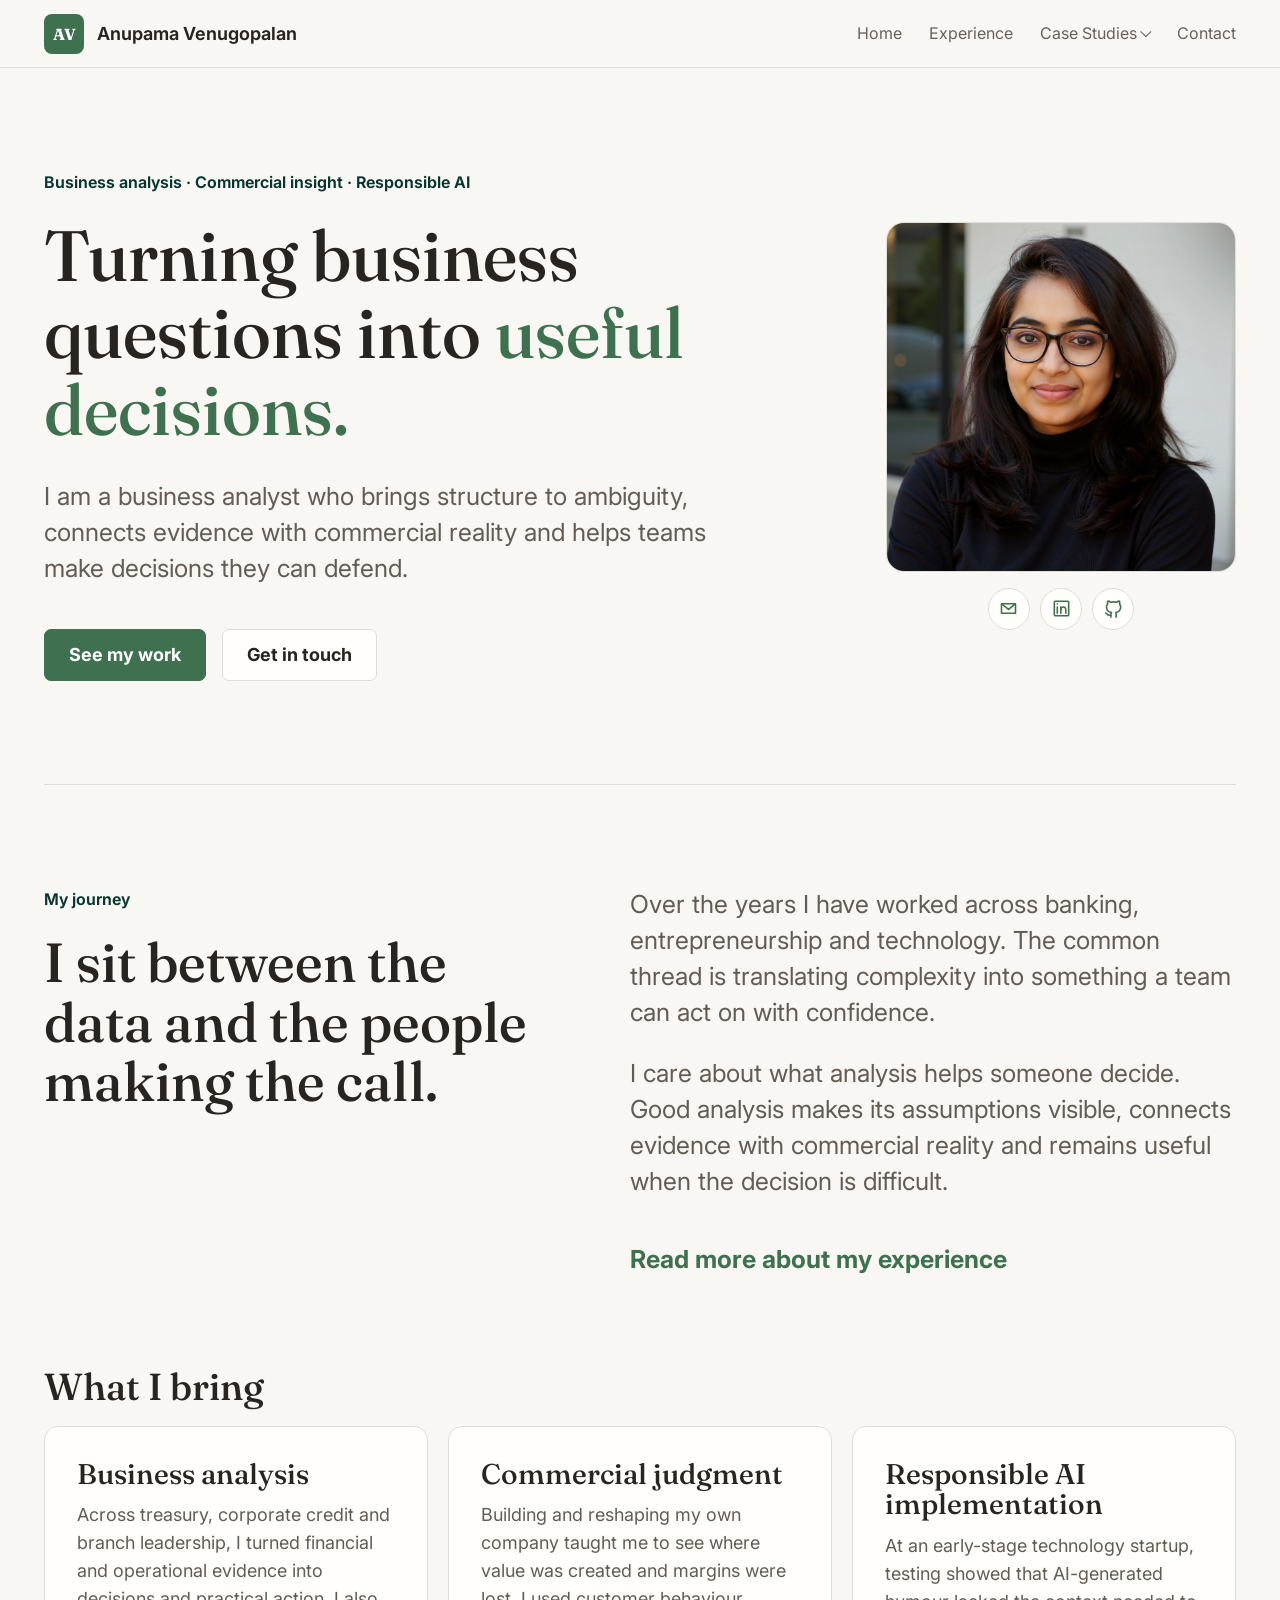
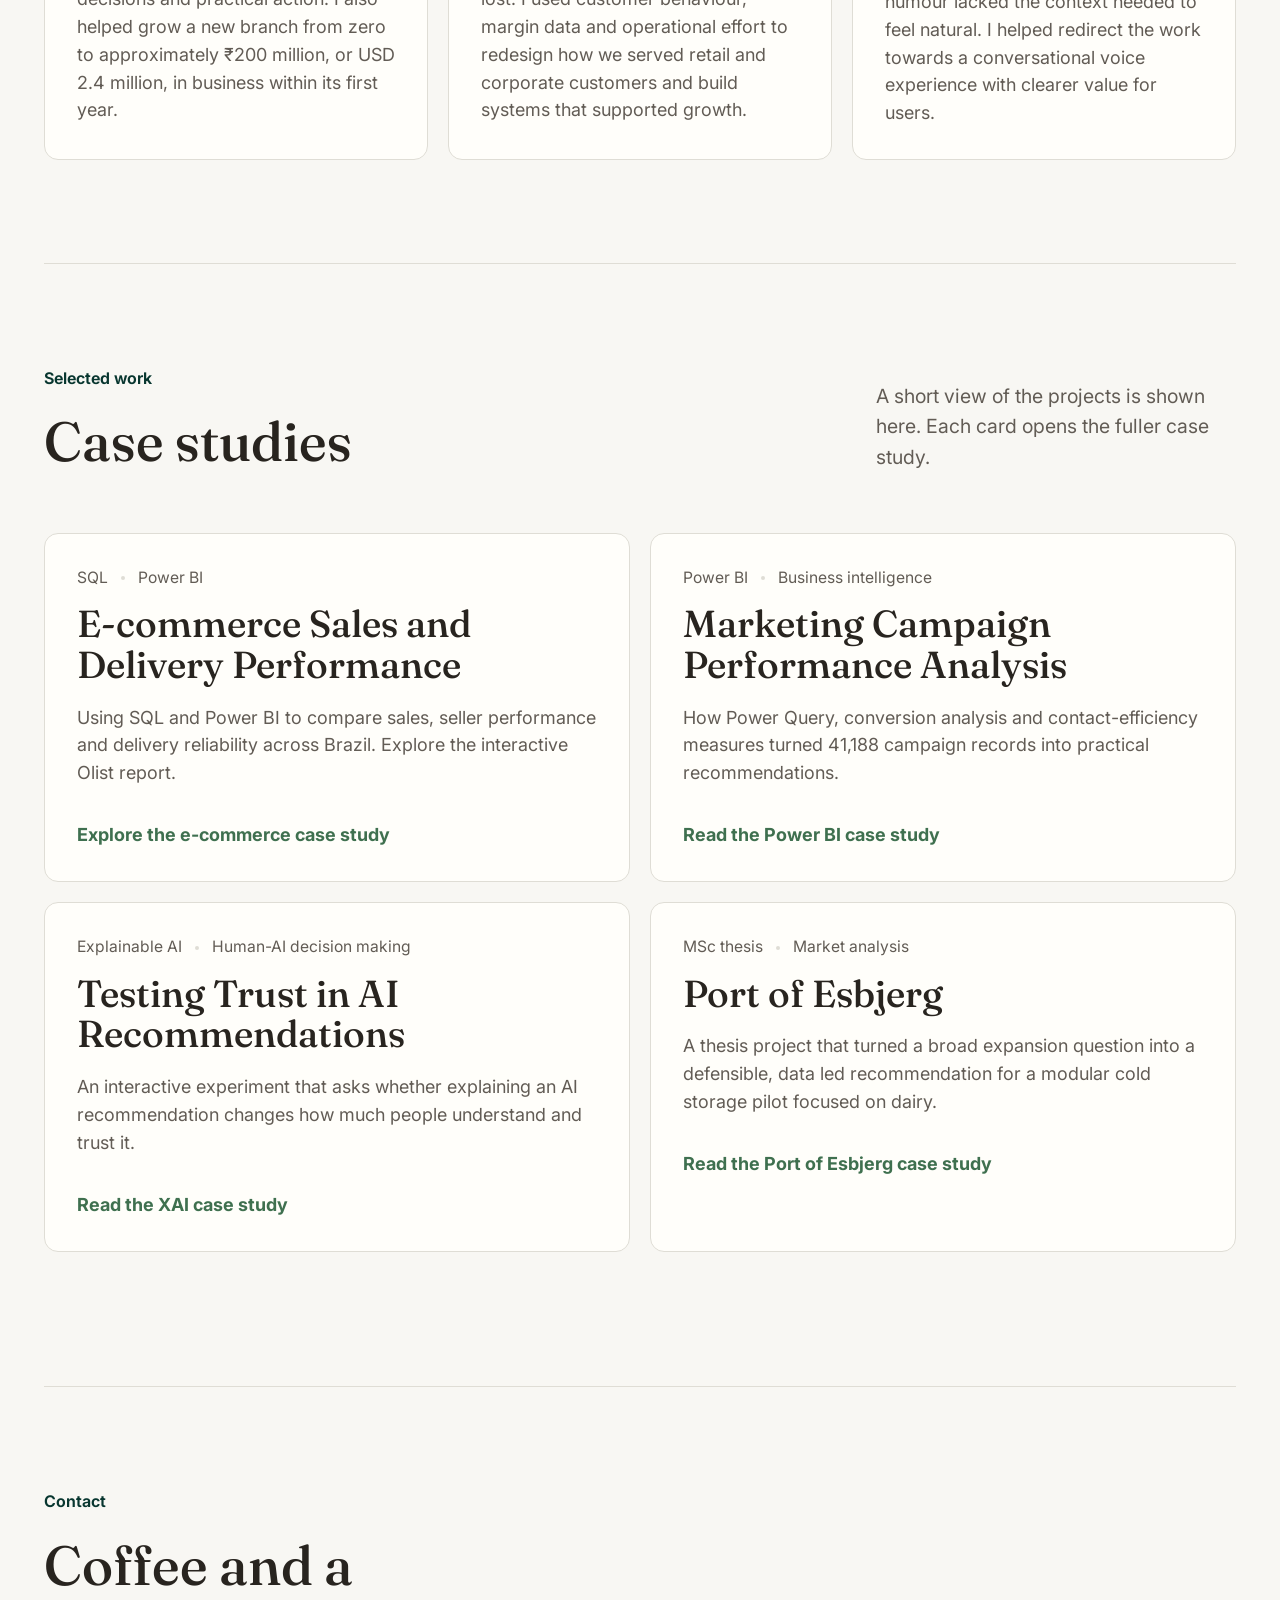
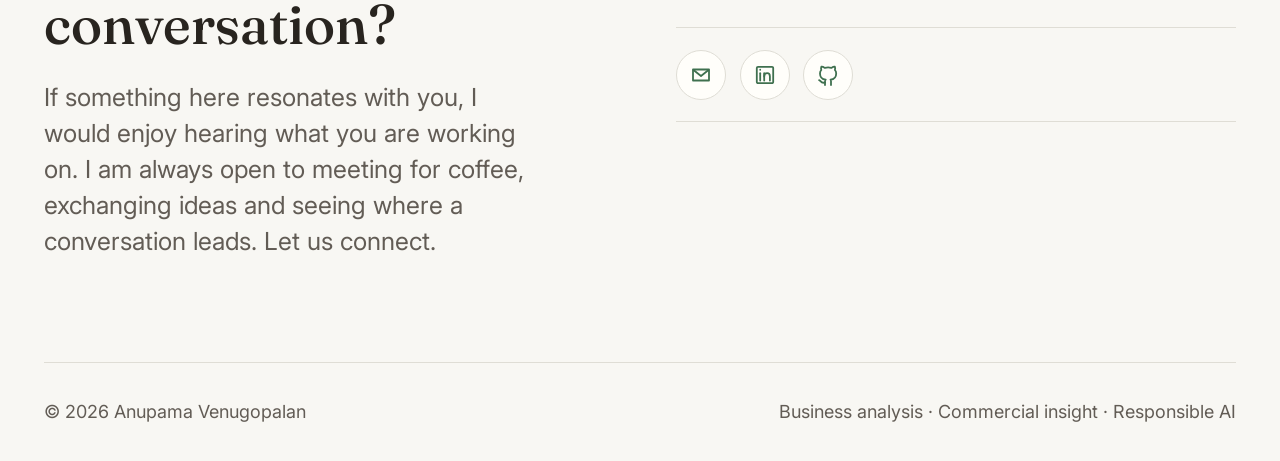
<file: index.html>
<!doctype html>
<html lang="en">
  <head>
    <meta charset="utf-8">
    <meta name="viewport" content="width=device-width, initial-scale=1">
    <meta name="description" content="Portfolio for Anupama Venugopalan, business analyst focused on commercial insight and responsible AI.">
    <link rel="canonical" href="https://anupamav.com/">
    <link rel="icon" type="image/png" sizes="32x32" href="/assets/favicon-32x32.png">
    <link rel="icon" type="image/png" sizes="192x192" href="/assets/favicon-192x192.png">
    <link rel="apple-touch-icon" href="/assets/apple-touch-icon.png">
    <title>Anupama Venugopalan | Business Analysis, Commercial Insight, Responsible AI</title>
    <link rel="preconnect" href="https://fonts.googleapis.com">
    <link rel="preconnect" href="https://fonts.gstatic.com" crossorigin>
    <link href="https://fonts.googleapis.com/css2?family=Fraunces:opsz,wght@9..144,500;9..144,600;9..144,700&family=Inter:wght@400;500;600;700&display=swap" rel="stylesheet">
    <link rel="stylesheet" href="/styles.css">
  </head>
  <body>
    <a class="skip-link" href="#main">Skip to content</a>

    <header class="site-header">
      <div class="header-inner">
        <a class="brand" href="/" aria-label="Anupama Venugopalan home">
          <span class="brand-mark" aria-hidden="true">AV</span>
          <span class="brand-name">Anupama Venugopalan</span>
        </a>

        <button class="nav-toggle" type="button" aria-expanded="false" aria-controls="site-nav">
          <span class="sr-only">Open menu</span>
          <span></span>
          <span></span>
          <span></span>
        </button>

        <nav class="site-nav" id="site-nav" aria-label="Primary navigation">
          <a href="/">Home</a>
          <a href="/experience/">Experience</a>
          <div class="nav-menu">
            <a class="nav-menu-trigger" href="/#case-studies" aria-haspopup="true">Case Studies</a>
            <div class="nav-submenu" aria-label="Case studies">
              <a href="/olist/">Olist E-commerce</a>
              <a href="/bank-marketing/">Bank Marketing</a>
              <a href="/xai/">XAI</a>
              <a href="/port-of-esbjerg/">Port of Esbjerg</a>
              <a href="/lush-box/">The Lush Box</a>
            </div>
          </div>
          <a href="/#contact">Contact</a>
        </nav>
      </div>
    </header>

    <main id="main">
      <section class="hero section" id="home" aria-labelledby="home-title">
        <div class="hero-copy">
          <p class="eyebrow">Business analysis · Commercial insight · Responsible AI</p>
          <h1 id="home-title">Turning business questions into <span>useful decisions.</span></h1>
          <p class="lede">I am a business analyst who brings structure to ambiguity, connects evidence with commercial reality and helps teams make decisions they can defend.</p>
          <div class="button-row">
            <a class="button primary" href="#case-studies">See my work</a>
            <a class="button secondary" href="#contact">Get in touch</a>
          </div>
        </div>
        <div class="hero-visual">
          <img class="hero-card" src="/assets/anupama-headshot.jpg" alt="Portrait of Anupama Venugopalan.">
          <div class="social-icons" aria-label="Contact links">
            <a href="mailto:anupama.nmv@gmail.com" aria-label="Email Anupama Venugopalan">
              <svg aria-hidden="true" viewBox="0 0 24 24">
                <path d="M4 6.5h16v11H4z"></path>
                <path d="m4.5 7 7.5 6 7.5-6"></path>
              </svg>
            </a>
            <a href="https://www.linkedin.com/in/anupama-venugopalan/" aria-label="Anupama Venugopalan on LinkedIn" rel="me">
              <svg aria-hidden="true" viewBox="0 0 24 24">
                <path d="M7.2 10.2v7.3"></path>
                <path d="M7.2 6.7v.1"></path>
                <path d="M11.2 17.5v-7.3"></path>
                <path d="M11.2 13.4c0-1.9 1.1-3.2 3-3.2 1.7 0 2.7 1.1 2.7 3.2v4.1"></path>
                <path d="M5 3.8h14a1.2 1.2 0 0 1 1.2 1.2v14a1.2 1.2 0 0 1-1.2 1.2H5A1.2 1.2 0 0 1 3.8 19V5A1.2 1.2 0 0 1 5 3.8Z"></path>
              </svg>
            </a>
            <a href="https://github.com/mararanupama" aria-label="Anupama Venugopalan on GitHub" rel="me">
              <svg aria-hidden="true" viewBox="0 0 24 24">
                <path d="M9 19.5c-4.2 1.2-4.2-2-5.9-2.4"></path>
                <path d="M15 22v-3.4c0-1 .1-1.4-.5-2 2.8-.3 5.7-1.4 5.7-6.2 0-1.4-.5-2.5-1.3-3.4.1-.3.6-1.7-.1-3.4 0 0-1.1-.3-3.5 1.3a12.3 12.3 0 0 0-6.4 0C6.5 3.3 5.4 3.6 5.4 3.6c-.7 1.7-.2 3.1-.1 3.4A4.9 4.9 0 0 0 4 10.4c0 4.8 2.9 5.9 5.7 6.2-.4.4-.7 1-.7 1.9V22"></path>
              </svg>
            </a>
          </div>
        </div>
      </section>

      <section class="section split-section" id="journey" aria-labelledby="journey-title">
        <div>
          <p class="eyebrow">My journey</p>
          <h2 id="journey-title">I sit between the data and the people making the call.</h2>
        </div>
        <div class="section-copy">
          <p>Over the years I have worked across banking, entrepreneurship and technology. The common thread is translating complexity into something a team can act on with confidence.</p>
          <p>I care about what analysis helps someone decide. Good analysis makes its assumptions visible, connects evidence with commercial reality and remains useful when the decision is difficult.</p>
          <a class="text-link" href="/experience/">Read more about my experience</a>
        </div>
        <div class="capability-section">
          <h3 class="capability-heading">What I bring</h3>
          <div class="capability-grid" aria-label="What I bring">
            <article>
              <h3>Business analysis</h3>
              <p>Across treasury, corporate credit and branch leadership, I turned financial and operational evidence into decisions and practical action. I also helped grow a new branch from zero to approximately ₹200 million, or USD 2.4 million, in business within its first year.</p>
            </article>
            <article>
              <h3>Commercial judgment</h3>
              <p>Building and reshaping my own company taught me to see where value was created and margins were lost. I used customer behaviour, margin data and operational effort to redesign how we served retail and corporate customers and build systems that supported growth.</p>
            </article>
            <article>
              <h3>Responsible AI implementation</h3>
              <p>At an early-stage technology startup, testing showed that AI-generated humour lacked the context needed to feel natural. I helped redirect the work towards a conversational voice experience with clearer value for users.</p>
            </article>
          </div>
        </div>
      </section>

      <section class="section work-section" id="case-studies" aria-labelledby="case-title">
        <div class="section-heading-row">
          <div>
            <p class="eyebrow">Selected work</p>
            <h2 id="case-title">Case studies</h2>
          </div>
          <p>A short view of the projects is shown here. Each card opens the fuller case study.</p>
        </div>

        <div class="summary-grid" aria-label="Case study summaries">
          <article>
            <p class="meta"><span>SQL</span><span>Power BI</span></p>
            <h3>E-commerce Sales and Delivery Performance</h3>
            <p>Using SQL and Power BI to compare sales, seller performance and delivery reliability across Brazil. Explore the interactive Olist report.</p>
            <a href="/olist/">Explore the e-commerce case study</a>
          </article>
          <article>
            <p class="meta"><span>Power BI</span><span>Business intelligence</span></p>
            <h3>Marketing Campaign Performance Analysis</h3>
            <p>How Power Query, conversion analysis and contact-efficiency measures turned 41,188 campaign records into practical recommendations.</p>
            <a href="/bank-marketing/">Read the Power BI case study</a>
          </article>
          <article>
            <p class="meta"><span>Explainable AI</span><span>Human-AI decision making</span></p>
            <h3>Testing Trust in AI Recommendations</h3>
            <p>An interactive experiment that asks whether explaining an AI recommendation changes how much people understand and trust it.</p>
            <a href="/xai/">Read the XAI case study</a>
          </article>
          <article>
            <p class="meta"><span>MSc thesis</span><span>Market analysis</span></p>
            <h3>Port of Esbjerg</h3>
            <p>A thesis project that turned a broad expansion question into a defensible, data led recommendation for a modular cold storage pilot focused on dairy.</p>
            <a href="/port-of-esbjerg/">Read the Port of Esbjerg case study</a>
          </article>
        </div>
      </section>

      <section class="section contact-section" id="contact" aria-labelledby="contact-title">
        <div>
          <p class="eyebrow">Contact</p>
          <h2 id="contact-title">Coffee and a conversation?</h2>
          <p class="lede">If something here resonates with you, I would enjoy hearing what you are working on. I am always open to meeting for coffee, exchanging ideas and seeing where a conversation leads. Let us connect.</p>
        </div>
        <div class="contact-icon-panel" aria-label="Contact links">
          <a href="mailto:anupama.nmv@gmail.com" aria-label="Email Anupama Venugopalan">
            <svg aria-hidden="true" viewBox="0 0 24 24">
              <path d="M4 6.5h16v11H4z"></path>
              <path d="m4.5 7 7.5 6 7.5-6"></path>
            </svg>
          </a>
          <a href="https://www.linkedin.com/in/anupama-venugopalan/" aria-label="Anupama Venugopalan on LinkedIn" rel="me">
            <svg aria-hidden="true" viewBox="0 0 24 24">
              <path d="M7.2 10.2v7.3"></path>
              <path d="M7.2 6.7v.1"></path>
              <path d="M11.2 17.5v-7.3"></path>
              <path d="M11.2 13.4c0-1.9 1.1-3.2 3-3.2 1.7 0 2.7 1.1 2.7 3.2v4.1"></path>
              <path d="M5 3.8h14a1.2 1.2 0 0 1 1.2 1.2v14a1.2 1.2 0 0 1-1.2 1.2H5A1.2 1.2 0 0 1 3.8 19V5A1.2 1.2 0 0 1 5 3.8Z"></path>
            </svg>
          </a>
          <a href="https://github.com/mararanupama" aria-label="Anupama Venugopalan on GitHub" rel="me">
            <svg aria-hidden="true" viewBox="0 0 24 24">
              <path d="M9 19.5c-4.2 1.2-4.2-2-5.9-2.4"></path>
              <path d="M15 22v-3.4c0-1 .1-1.4-.5-2 2.8-.3 5.7-1.4 5.7-6.2 0-1.4-.5-2.5-1.3-3.4.1-.3.6-1.7-.1-3.4 0 0-1.1-.3-3.5 1.3a12.3 12.3 0 0 0-6.4 0C6.5 3.3 5.4 3.6 5.4 3.6c-.7 1.7-.2 3.1-.1 3.4A4.9 4.9 0 0 0 4 10.4c0 4.8 2.9 5.9 5.7 6.2-.4.4-.7 1-.7 1.9V22"></path>
            </svg>
          </a>
        </div>
      </section>
    </main>

    <footer class="site-footer">
      <p>© <span id="year">2026</span> Anupama Venugopalan</p>
      <p>Business analysis · Commercial insight · Responsible AI</p>
    </footer>

    <script src="/script.js"></script>
    <!-- Cloudflare Web Analytics -->
    <script type="module" src="https://static.cloudflareinsights.com/beacon.min.js" data-cf-beacon='{"token":"94f9cf57677042eca44cfb797f68225d"}'></script>
    <!-- End Cloudflare Web Analytics -->
  </body>
</html>
</file>
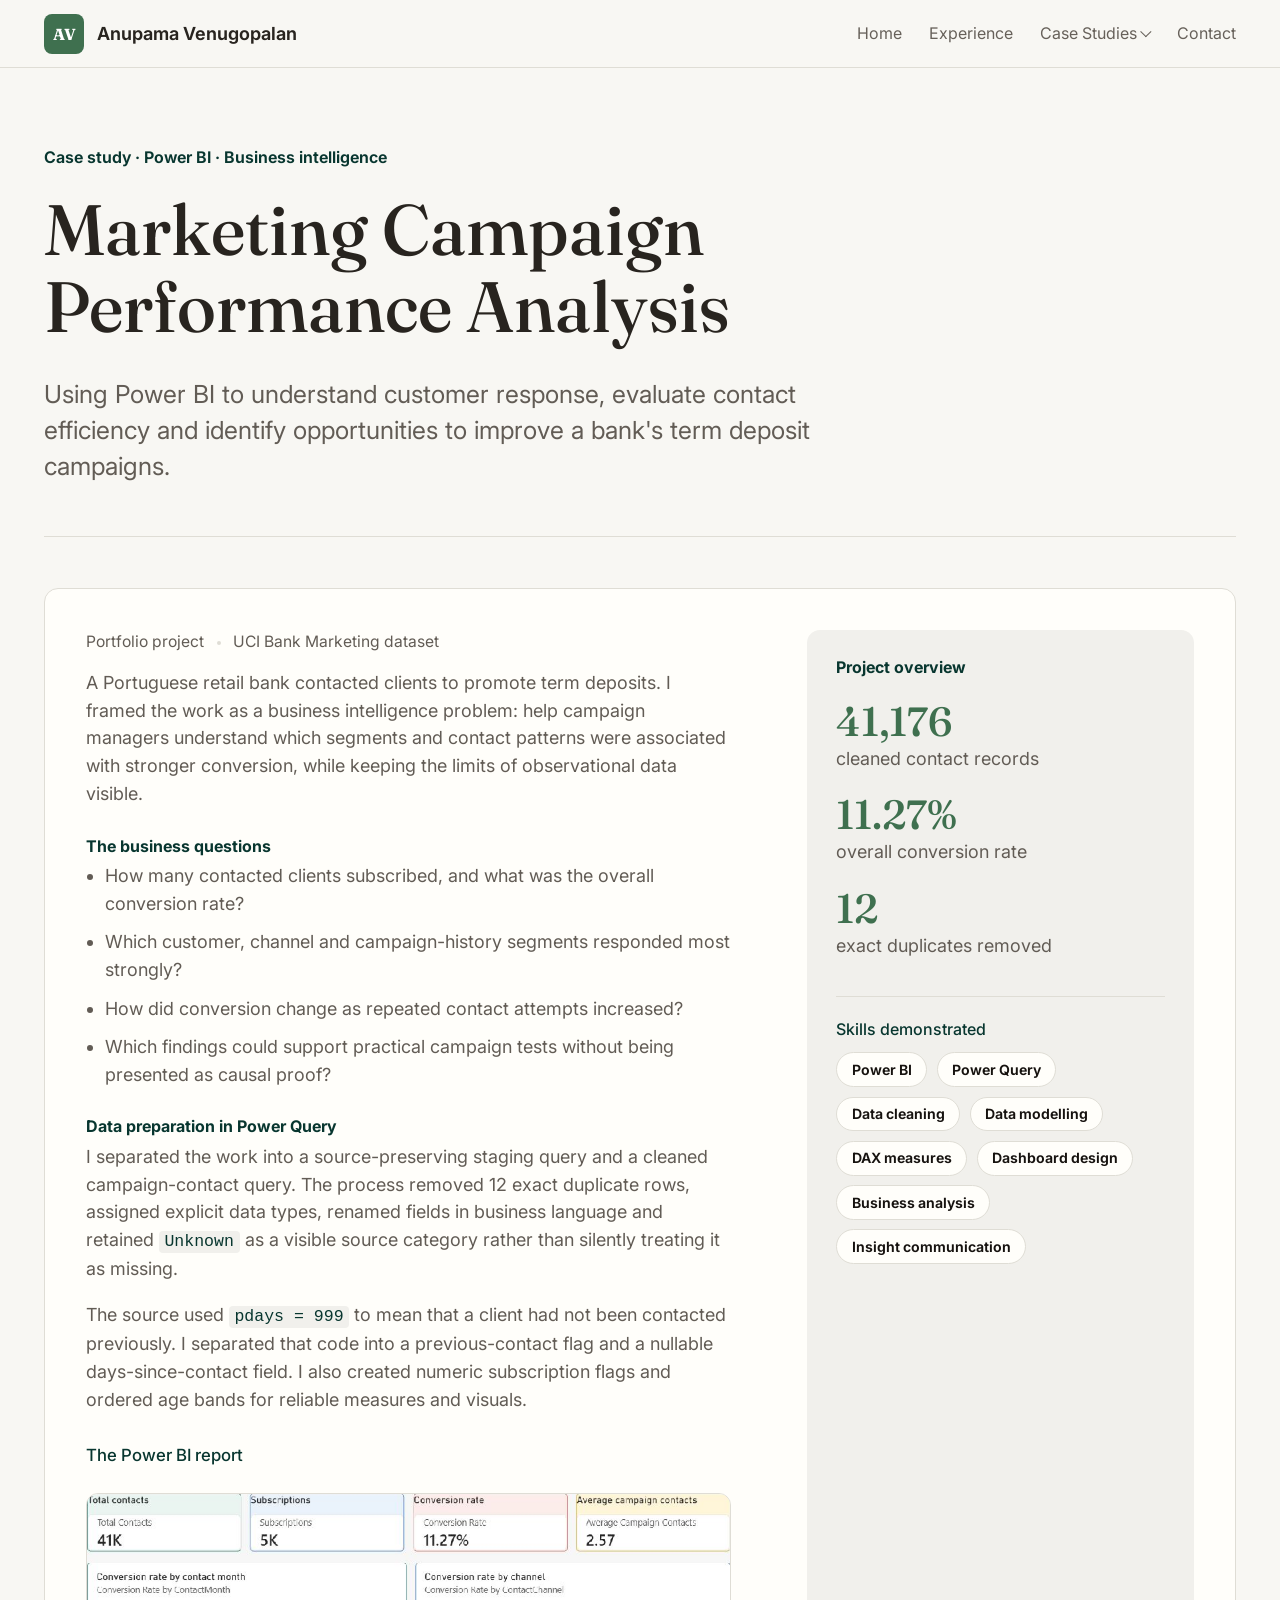
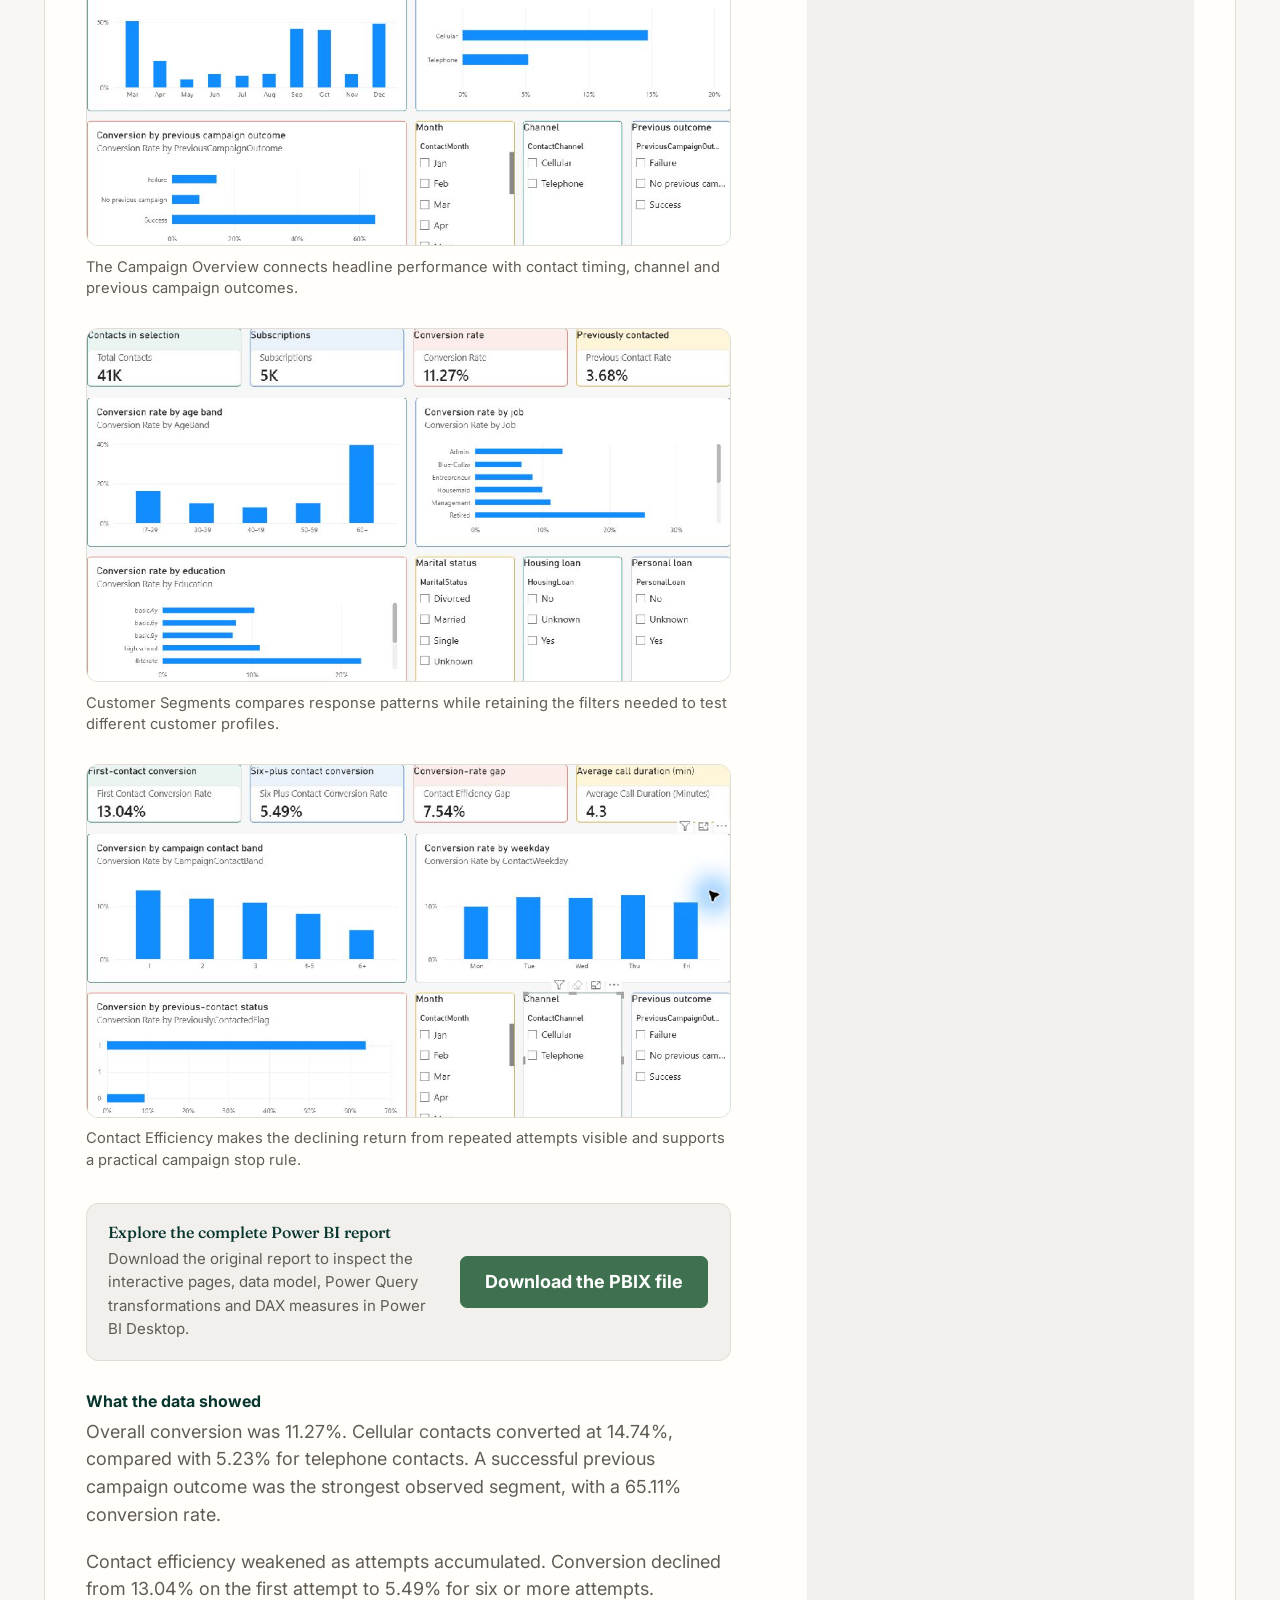
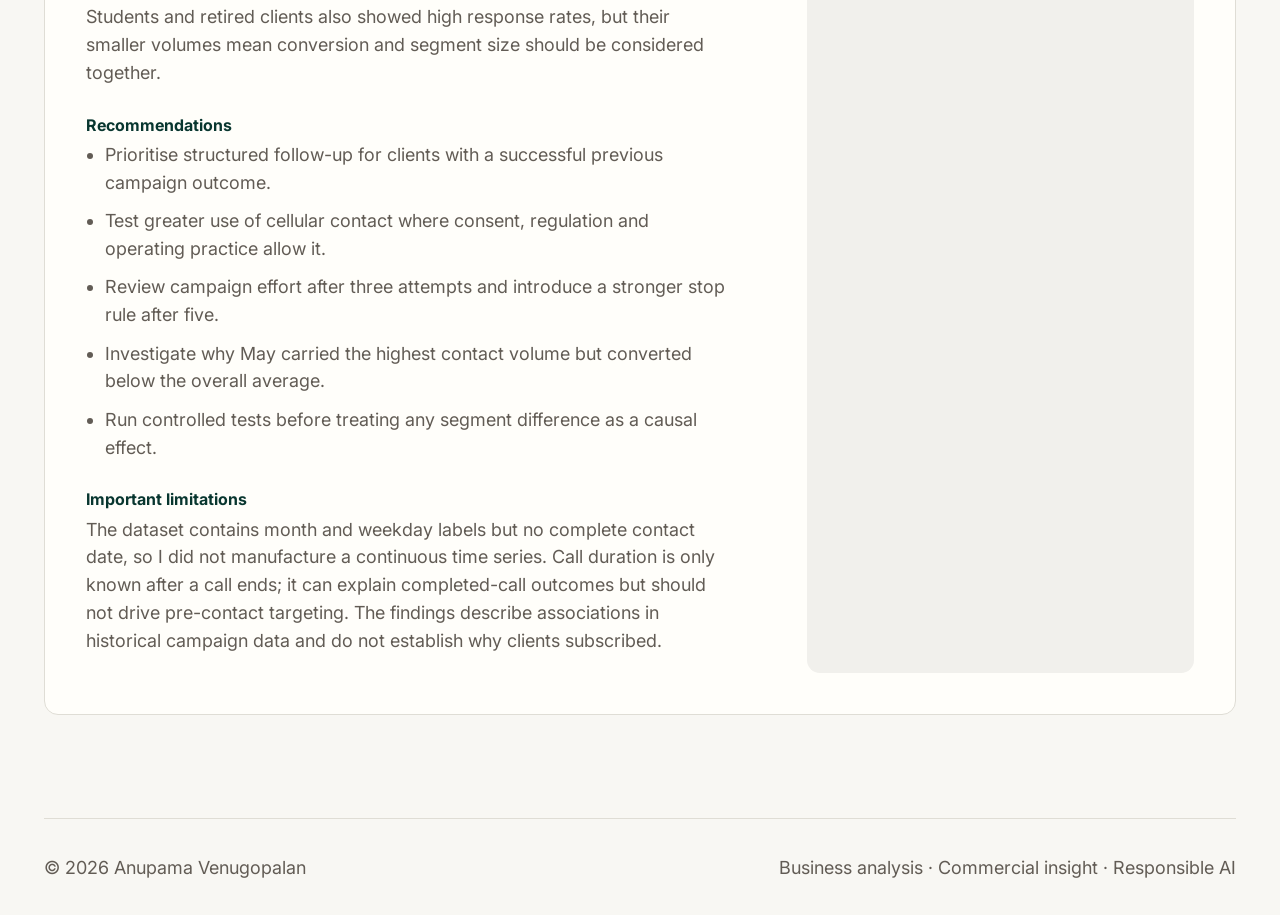
<file: bank-marketing/index.html>
<!doctype html>
<html lang="en">
  <head>
    <meta charset="utf-8">
    <meta name="viewport" content="width=device-width, initial-scale=1">
    <meta name="description" content="Power BI bank marketing campaign analysis by Anupama Venugopalan, covering Power Query, data quality, conversion insights and business recommendations.">
    <link rel="canonical" href="https://anupamav.com/bank-marketing/">
    <link rel="icon" type="image/png" sizes="32x32" href="/assets/favicon-32x32.png">
    <link rel="icon" type="image/png" sizes="192x192" href="/assets/favicon-192x192.png">
    <link rel="apple-touch-icon" href="/assets/apple-touch-icon.png">
    <title>Bank Marketing Power BI Case Study | Anupama Venugopalan</title>
    <link rel="preconnect" href="https://fonts.googleapis.com">
    <link rel="preconnect" href="https://fonts.gstatic.com" crossorigin>
    <link href="https://fonts.googleapis.com/css2?family=Fraunces:opsz,wght@9..144,500;9..144,600;9..144,700&family=Inter:wght@400;500;600;700&display=swap" rel="stylesheet">
    <link rel="stylesheet" href="/styles.css">
  </head>
  <body>
    <a class="skip-link" href="#main">Skip to content</a>

    <header class="site-header">
      <div class="header-inner">
        <a class="brand" href="/" aria-label="Anupama Venugopalan home">
          <span class="brand-mark" aria-hidden="true">AV</span>
          <span class="brand-name">Anupama Venugopalan</span>
        </a>

        <button class="nav-toggle" type="button" aria-expanded="false" aria-controls="site-nav">
          <span class="sr-only">Open menu</span>
          <span></span><span></span><span></span>
        </button>

        <nav class="site-nav" id="site-nav" aria-label="Primary navigation">
          <a href="/">Home</a>
          <a href="/experience/">Experience</a>
          <div class="nav-menu">
            <a class="nav-menu-trigger" href="/#case-studies" aria-haspopup="true" aria-current="page">Case Studies</a>
            <div class="nav-submenu" aria-label="Case studies">
              <a href="/olist/">Olist E-commerce</a>
              <a href="/bank-marketing/" aria-current="page">Bank Marketing</a>
              <a href="/xai/">XAI</a>
              <a href="/port-of-esbjerg/">Port of Esbjerg</a>
              <a href="/lush-box/">The Lush Box</a>
            </div>
          </div>
          <a href="/#contact">Contact</a>
        </nav>
      </div>
    </header>

    <main id="main">
      <section class="section page-hero" aria-labelledby="bank-title">
        <p class="eyebrow">Case study · Power BI · Business intelligence</p>
        <h1 id="bank-title">Marketing Campaign Performance Analysis</h1>
        <p class="lede">Using Power BI to understand customer response, evaluate contact efficiency and identify opportunities to improve a bank's term deposit campaigns.</p>
      </section>

      <section class="section case-detail">
        <article class="case-card">
          <div class="case-main">
            <p class="meta"><span>Portfolio project</span><span>UCI Bank Marketing dataset</span></p>
            <p>A Portuguese retail bank contacted clients to promote term deposits. I framed the work as a business intelligence problem: help campaign managers understand which segments and contact patterns were associated with stronger conversion, while keeping the limits of observational data visible.</p>

            <h2>The business questions</h2>
            <ul class="case-bullets">
              <li>How many contacted clients subscribed, and what was the overall conversion rate?</li>
              <li>Which customer, channel and campaign-history segments responded most strongly?</li>
              <li>How did conversion change as repeated contact attempts increased?</li>
              <li>Which findings could support practical campaign tests without being presented as causal proof?</li>
            </ul>

            <h2>Data preparation in Power Query</h2>
            <p>I separated the work into a source-preserving staging query and a cleaned campaign-contact query. The process removed 12 exact duplicate rows, assigned explicit data types, renamed fields in business language and retained <code>Unknown</code> as a visible source category rather than silently treating it as missing.</p>
            <p>The source used <code>pdays = 999</code> to mean that a client had not been contacted previously. I separated that code into a previous-contact flag and a nullable days-since-contact field. I also created numeric subscription flags and ordered age bands for reliable measures and visuals.</p>

            <h3 class="visual-heading">The Power BI report</h3>
            <figure class="case-image">
              <img src="/assets/bank-campaign-overview.png" alt="Power BI Campaign Overview page showing campaign KPIs and conversion by month, channel and previous campaign outcome.">
              <figcaption>The Campaign Overview connects headline performance with contact timing, channel and previous campaign outcomes.</figcaption>
            </figure>
            <div class="report-screenshots">
              <figure class="case-image">
                <img src="/assets/bank-customer-segments.png" alt="Power BI Customer Segments page showing conversion by age band, job and education with customer filters.">
                <figcaption>Customer Segments compares response patterns while retaining the filters needed to test different customer profiles.</figcaption>
              </figure>
              <figure class="case-image">
                <img src="/assets/bank-contact-efficiency.png" alt="Power BI Contact Efficiency page comparing first-contact and repeated-contact conversion.">
                <figcaption>Contact Efficiency makes the declining return from repeated attempts visible and supports a practical campaign stop rule.</figcaption>
              </figure>
            </div>

            <div class="report-download">
              <div>
                <h3>Explore the complete Power BI report</h3>
                <p>Download the original report to inspect the interactive pages, data model, Power Query transformations and DAX measures in Power BI Desktop.</p>
              </div>
              <a class="button primary" href="/downloads/Bank_Marketing_Campaign_Analysis.pbix" download>Download the PBIX file</a>
            </div>

            <h2>What the data showed</h2>
            <p>Overall conversion was 11.27%. Cellular contacts converted at 14.74%, compared with 5.23% for telephone contacts. A successful previous campaign outcome was the strongest observed segment, with a 65.11% conversion rate.</p>
            <p>Contact efficiency weakened as attempts accumulated. Conversion declined from 13.04% on the first attempt to 5.49% for six or more attempts. Students and retired clients also showed high response rates, but their smaller volumes mean conversion and segment size should be considered together.</p>

            <h2>Recommendations</h2>
            <ul class="case-bullets">
              <li>Prioritise structured follow-up for clients with a successful previous campaign outcome.</li>
              <li>Test greater use of cellular contact where consent, regulation and operating practice allow it.</li>
              <li>Review campaign effort after three attempts and introduce a stronger stop rule after five.</li>
              <li>Investigate why May carried the highest contact volume but converted below the overall average.</li>
              <li>Run controlled tests before treating any segment difference as a causal effect.</li>
            </ul>

            <h2>Important limitations</h2>
            <p>The dataset contains month and weekday labels but no complete contact date, so I did not manufacture a continuous time series. Call duration is only known after a call ends; it can explain completed-call outcomes but should not drive pre-contact targeting. The findings describe associations in historical campaign data and do not establish why clients subscribed.</p>
          </div>

          <aside class="outcomes" aria-label="Bank marketing project overview">
            <h2>Project overview</h2>
            <dl>
              <div><dt>41,176</dt><dd>cleaned contact records</dd></div>
              <div><dt>11.27%</dt><dd>overall conversion rate</dd></div>
              <div><dt>12</dt><dd>exact duplicates removed</dd></div>
            </dl>
            <div class="aside-skills">
              <h3>Skills demonstrated</h3>
              <ul class="tags" aria-label="Skills demonstrated">
                <li>Power BI</li>
                <li>Power Query</li>
                <li>Data cleaning</li>
                <li>Data modelling</li>
                <li>DAX measures</li>
                <li>Dashboard design</li>
                <li>Business analysis</li>
                <li>Insight communication</li>
              </ul>
            </div>
          </aside>
        </article>
      </section>
    </main>

    <footer class="site-footer">
      <p>© <span id="year">2026</span> Anupama Venugopalan</p>
      <p>Business analysis · Commercial insight · Responsible AI</p>
    </footer>

    <script src="/script.js"></script>
    <!-- Cloudflare Web Analytics -->
    <script type="module" src="https://static.cloudflareinsights.com/beacon.min.js" data-cf-beacon='{"token":"94f9cf57677042eca44cfb797f68225d"}'></script>
    <!-- End Cloudflare Web Analytics -->
  </body>
</html>
</file>
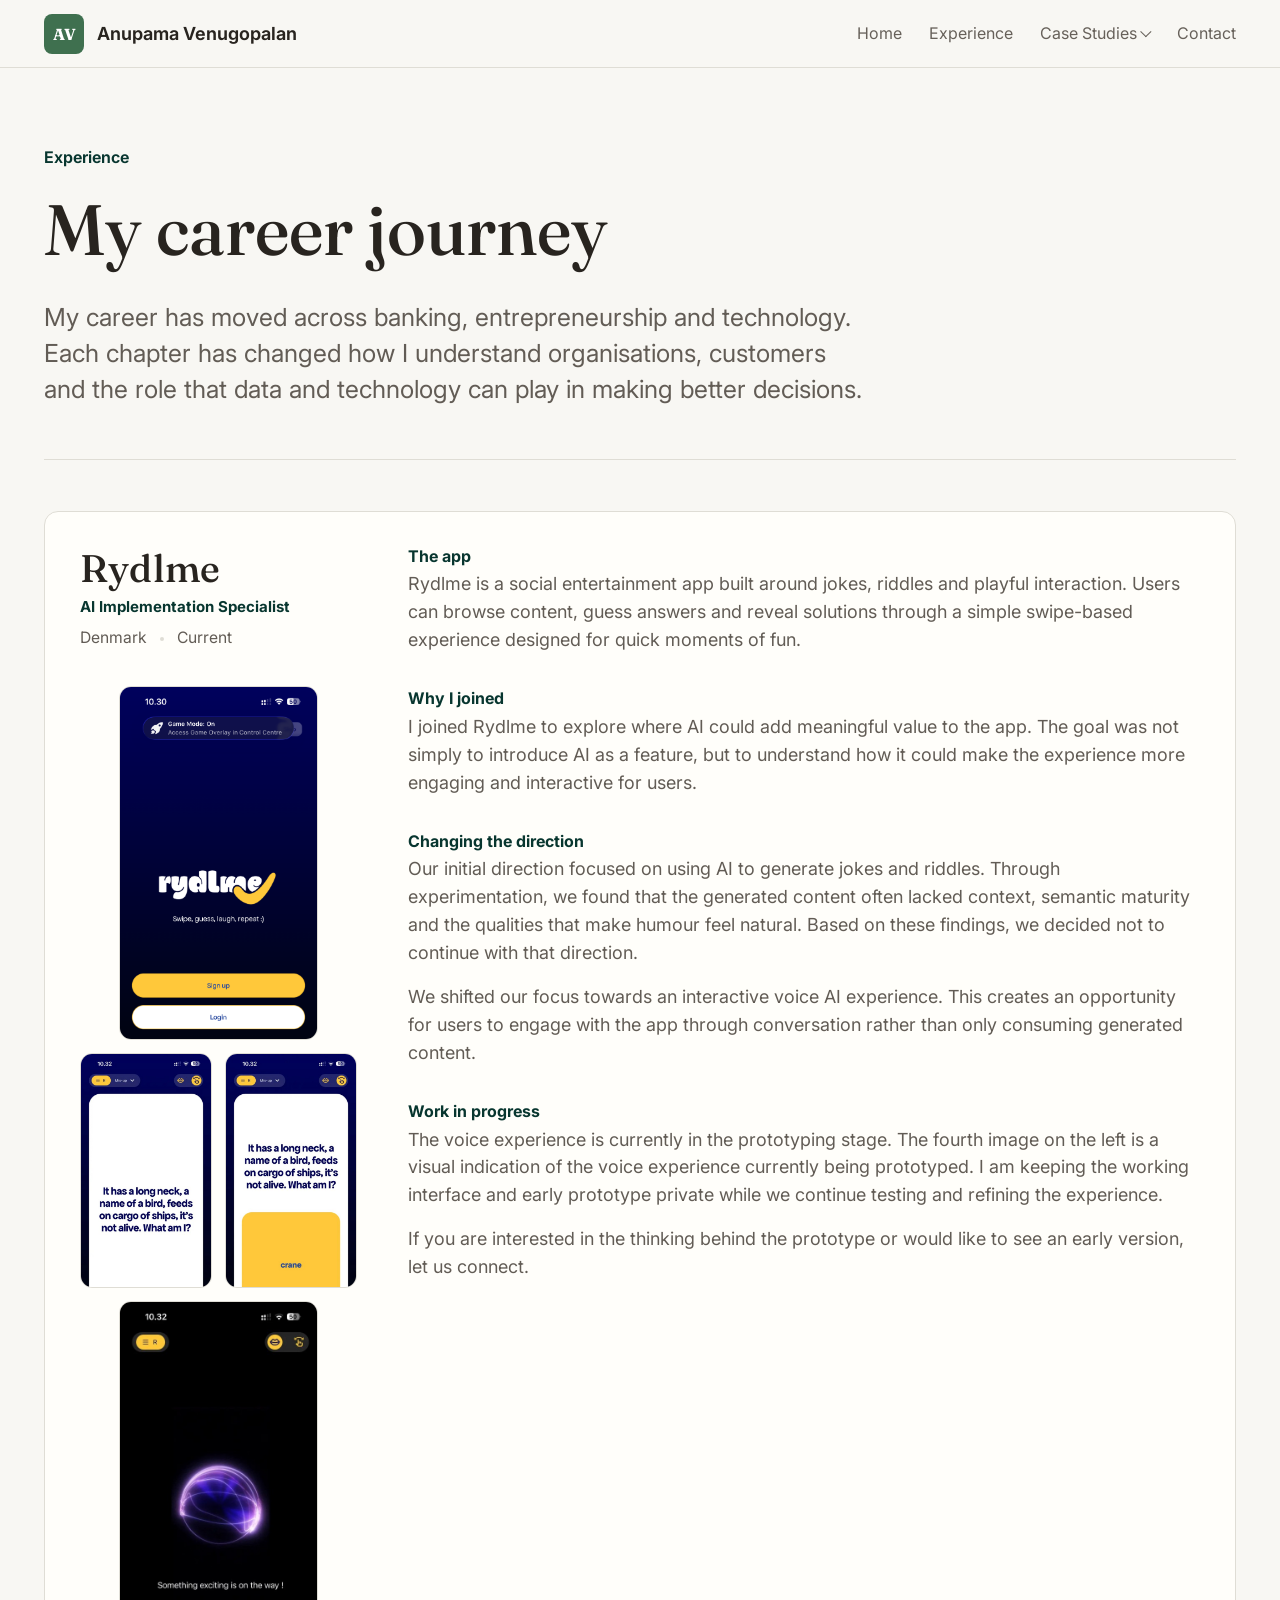
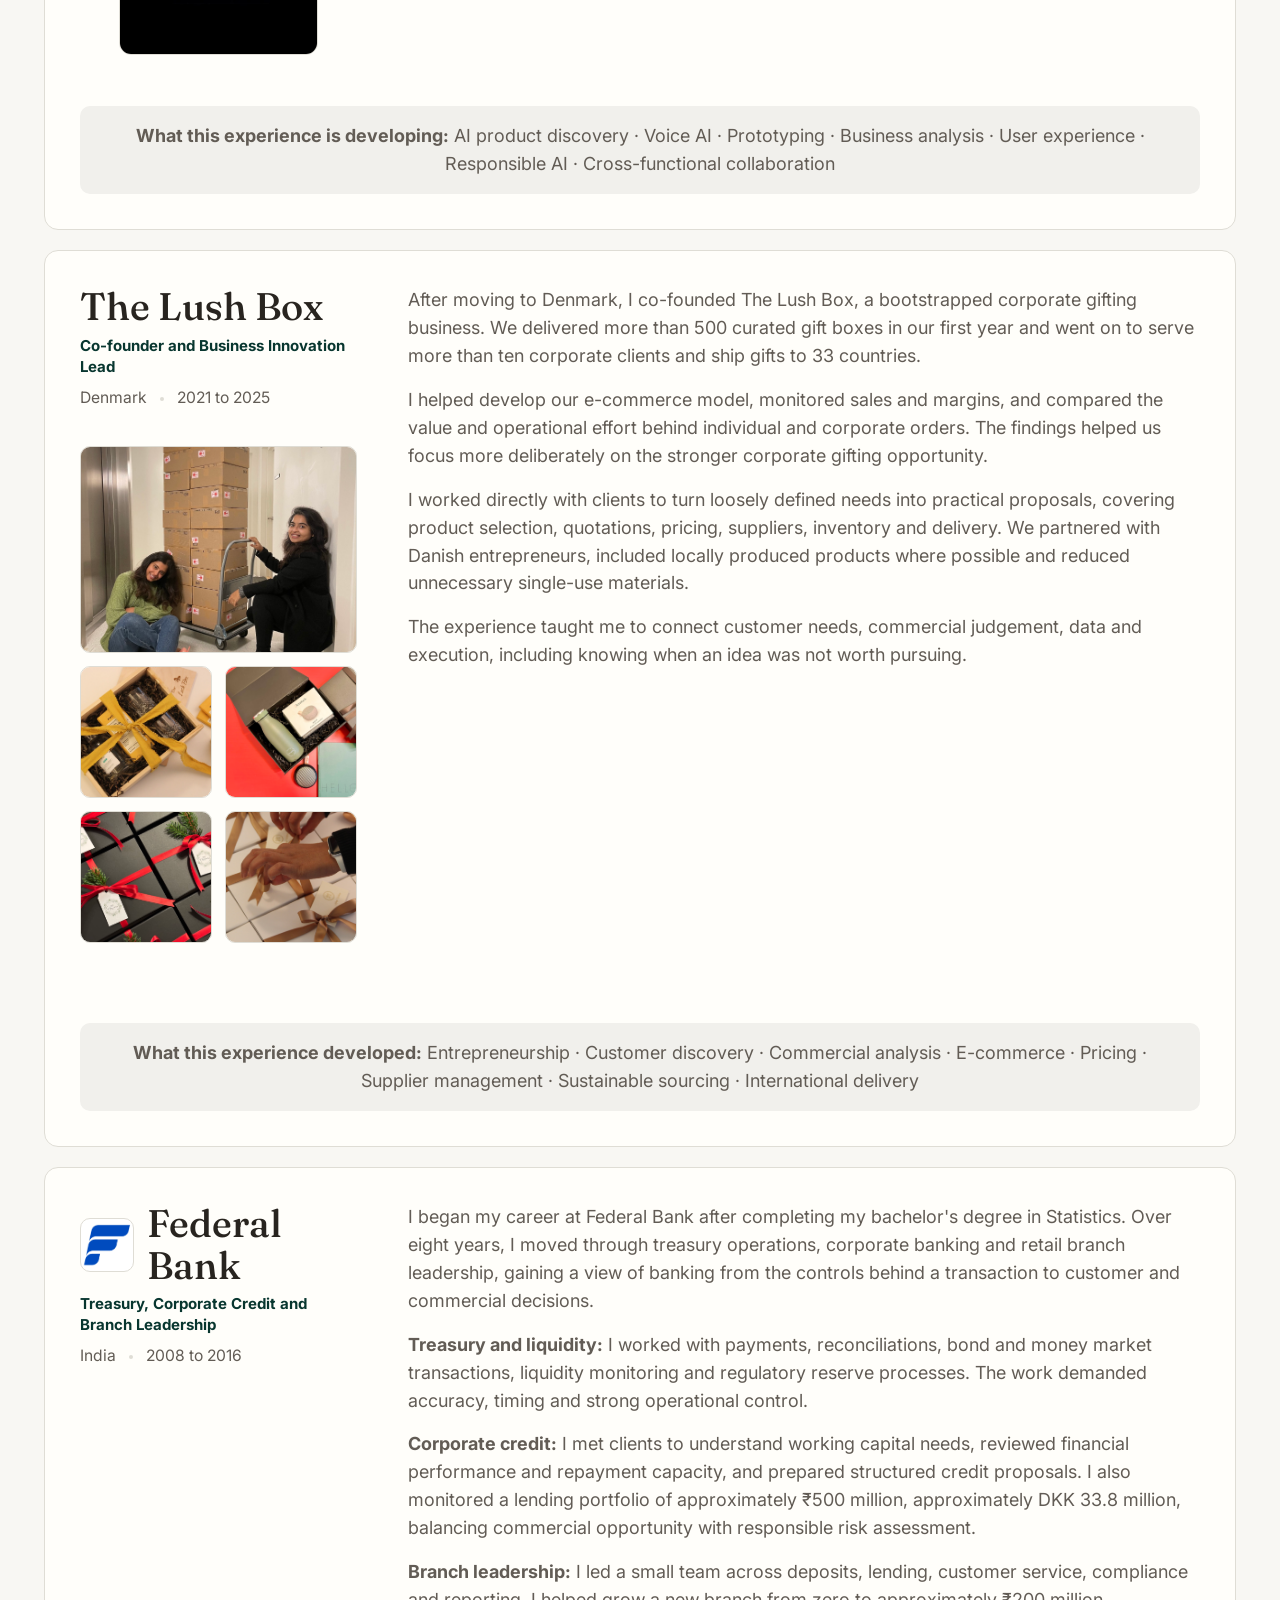
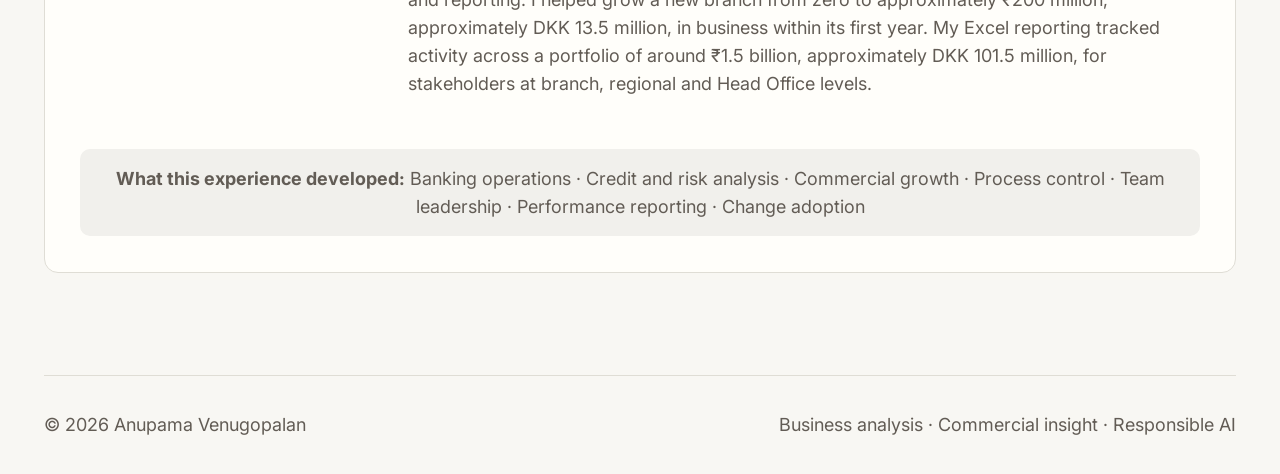
<file: experience/index.html>
<!doctype html>
<html lang="en">
  <head>
    <meta charset="utf-8">
    <meta name="viewport" content="width=device-width, initial-scale=1">
    <meta name="description" content="Experience and work history for Anupama Venugopalan.">
    <link rel="canonical" href="https://anupamav.com/experience/">
    <link rel="icon" type="image/png" sizes="32x32" href="/assets/favicon-32x32.png">
    <link rel="icon" type="image/png" sizes="192x192" href="/assets/favicon-192x192.png">
    <link rel="apple-touch-icon" href="/assets/apple-touch-icon.png">
    <title>Experience | Anupama Venugopalan</title>
    <link rel="preconnect" href="https://fonts.googleapis.com">
    <link rel="preconnect" href="https://fonts.gstatic.com" crossorigin>
    <link href="https://fonts.googleapis.com/css2?family=Fraunces:opsz,wght@9..144,500;9..144,600;9..144,700&family=Inter:wght@400;500;600;700&display=swap" rel="stylesheet">
    <link rel="stylesheet" href="/styles.css">
  </head>
  <body>
    <a class="skip-link" href="#main">Skip to content</a>

    <header class="site-header">
      <div class="header-inner">
        <a class="brand" href="/" aria-label="Anupama Venugopalan home">
          <span class="brand-mark" aria-hidden="true">AV</span>
          <span class="brand-name">Anupama Venugopalan</span>
        </a>

        <button class="nav-toggle" type="button" aria-expanded="false" aria-controls="site-nav">
          <span class="sr-only">Open menu</span>
          <span></span>
          <span></span>
          <span></span>
        </button>

        <nav class="site-nav" id="site-nav" aria-label="Primary navigation">
          <a href="/">Home</a>
          <a href="/experience/" aria-current="page">Experience</a>
          <div class="nav-menu">
            <a class="nav-menu-trigger" href="/#case-studies" aria-haspopup="true">Case Studies</a>
            <div class="nav-submenu" aria-label="Case studies">
              <a href="/olist/">Olist E-commerce</a>
              <a href="/bank-marketing/">Bank Marketing</a>
              <a href="/xai/">XAI</a>
              <a href="/port-of-esbjerg/">Port of Esbjerg</a>
              <a href="/lush-box/">The Lush Box</a>
            </div>
          </div>
          <a href="/#contact">Contact</a>
        </nav>
      </div>
    </header>

    <main id="main">
      <section class="section page-hero" aria-labelledby="experience-title">
        <p class="eyebrow">Experience</p>
        <h1 id="experience-title">My career journey</h1>
        <p class="lede">My career has moved across banking, entrepreneurship and technology. Each chapter has changed how I understand organisations, customers and the role that data and technology can play in making better decisions.</p>
      </section>

      <section class="section experience-page" aria-label="Work history">
        <article class="experience-card rydlme-card">
          <div class="experience-media" aria-label="Rydlme app screenshots">
            <h2>Rydlme</h2>
            <p class="role-title">AI Implementation Specialist</p>
            <p class="meta"><span>Denmark</span><span>Current</span></p>
            <div class="phone-gallery">
              <figure class="welcome-phone">
                <img src="/assets/rydlme-welcome.png" alt="Rydlme welcome screen with sign up and login options.">
              </figure>
              <figure class="paired-phone">
                <img src="/assets/rydlme-riddle.webp" alt="Rydlme mobile app showing a riddle before the answer is revealed.">
              </figure>
              <figure class="paired-phone">
                <img src="/assets/rydlme-answer.webp" alt="Rydlme mobile app showing the answer to a riddle.">
              </figure>
              <figure class="voice-phone">
                <img src="/assets/rydlme-voice-concept.webp" alt="Abstract glowing orb representing the Rydlme voice AI prototype direction.">
              </figure>
            </div>
          </div>
          <div class="experience-copy">
            <h3>The app</h3>
            <p>Rydlme is a social entertainment app built around jokes, riddles and playful interaction. Users can browse content, guess answers and reveal solutions through a simple swipe-based experience designed for quick moments of fun.</p>
            <h3>Why I joined</h3>
            <p>I joined Rydlme to explore where AI could add meaningful value to the app. The goal was not simply to introduce AI as a feature, but to understand how it could make the experience more engaging and interactive for users.</p>
            <h3>Changing the direction</h3>
            <p>Our initial direction focused on using AI to generate jokes and riddles. Through experimentation, we found that the generated content often lacked context, semantic maturity and the qualities that make humour feel natural. Based on these findings, we decided not to continue with that direction.</p>
            <p>We shifted our focus towards an interactive voice AI experience. This creates an opportunity for users to engage with the app through conversation rather than only consuming generated content.</p>
            <h3>Work in progress</h3>
            <p>The voice experience is currently in the prototyping stage. The fourth image on the left is a visual indication of the voice experience currently being prototyped. I am keeping the working interface and early prototype private while we continue testing and refining the experience.</p>
            <p>If you are interested in the thinking behind the prototype or would like to see an early version, let us connect.</p>
          </div>
          <p class="skill-note"><strong>What this experience is developing:</strong> AI product discovery · Voice AI · Prototyping · Business analysis · User experience · Responsible AI · Cross-functional collaboration</p>
        </article>

        <article class="experience-card lush-box-card">
          <div class="experience-media" aria-label="The Lush Box gallery">
            <h2>The Lush Box</h2>
            <p class="role-title">Co-founder and Business Innovation Lead</p>
            <p class="meta"><span>Denmark</span><span>2021 to 2025</span></p>
            <div class="photo-gallery tiled-gallery">
              <figure class="featured-tile">
                <img src="/assets/lush-box-fulfillment.jpg" alt="The Lush Box founders with stacked shipping boxes ready for dispatch.">
              </figure>
              <figure>
                <img src="/assets/tlb-1.jpg" alt="The Lush Box product or fulfilment photo 1.">
              </figure>
              <figure>
                <img src="/assets/tlb-2.jpg" alt="The Lush Box product or fulfilment photo 2.">
              </figure>
              <figure>
                <img src="/assets/tlb-3.jpg" alt="The Lush Box product or fulfilment photo 3.">
              </figure>
              <figure>
                <img src="/assets/tlb-4.jpg" alt="The Lush Box product or fulfilment photo 4.">
              </figure>
            </div>
          </div>
          <div class="experience-copy">
            <p>After moving to Denmark, I co-founded The Lush Box, a bootstrapped corporate gifting business. We delivered more than 500 curated gift boxes in our first year and went on to serve more than ten corporate clients and ship gifts to 33 countries.</p>
            <p>I helped develop our e-commerce model, monitored sales and margins, and compared the value and operational effort behind individual and corporate orders. The findings helped us focus more deliberately on the stronger corporate gifting opportunity.</p>
            <p>I worked directly with clients to turn loosely defined needs into practical proposals, covering product selection, quotations, pricing, suppliers, inventory and delivery. We partnered with Danish entrepreneurs, included locally produced products where possible and reduced unnecessary single-use materials.</p>
            <p>The experience taught me to connect customer needs, commercial judgement, data and execution, including knowing when an idea was not worth pursuing.</p>
          </div>
          <p class="skill-note"><strong>What this experience developed:</strong> Entrepreneurship · Customer discovery · Commercial analysis · E-commerce · Pricing · Supplier management · Sustainable sourcing · International delivery</p>
        </article>

        <article class="experience-card">
          <div class="experience-media">
            <h2>
              <a class="company-link" href="https://www.federal.bank.in/" target="_blank" rel="noopener noreferrer" aria-label="Visit the Federal Bank website">
                <span class="federal-bank-logo" aria-hidden="true"></span>
                <span>Federal Bank</span>
              </a>
            </h2>
            <p class="role-title">Treasury, Corporate Credit and Branch Leadership</p>
            <p class="meta"><span>India</span><span>2008 to 2016</span></p>
          </div>
          <div class="experience-copy">
            <p>I began my career at Federal Bank after completing my bachelor&apos;s degree in Statistics. Over eight years, I moved through treasury operations, corporate banking and retail branch leadership, gaining a view of banking from the controls behind a transaction to customer and commercial decisions.</p>
            <p><strong>Treasury and liquidity:</strong> I worked with payments, reconciliations, bond and money market transactions, liquidity monitoring and regulatory reserve processes. The work demanded accuracy, timing and strong operational control.</p>
            <p><strong>Corporate credit:</strong> I met clients to understand working capital needs, reviewed financial performance and repayment capacity, and prepared structured credit proposals. I also monitored a lending portfolio of approximately ₹500 million, approximately DKK 33.8 million, balancing commercial opportunity with responsible risk assessment.</p>
            <p><strong>Branch leadership:</strong> I led a small team across deposits, lending, customer service, compliance and reporting. I helped grow a new branch from zero to approximately ₹200 million, approximately DKK 13.5 million, in business within its first year. My Excel reporting tracked activity across a portfolio of around ₹1.5 billion, approximately DKK 101.5 million, for stakeholders at branch, regional and Head Office levels.</p>
          </div>
          <p class="skill-note"><strong>What this experience developed:</strong> Banking operations · Credit and risk analysis · Commercial growth · Process control · Team leadership · Performance reporting · Change adoption</p>
        </article>
      </section>
    </main>

    <footer class="site-footer">
      <p>© <span id="year">2026</span> Anupama Venugopalan</p>
      <p>Business analysis · Commercial insight · Responsible AI</p>
    </footer>

    <script src="/script.js"></script>
    <!-- Cloudflare Web Analytics -->
    <script type="module" src="https://static.cloudflareinsights.com/beacon.min.js" data-cf-beacon='{"token":"94f9cf57677042eca44cfb797f68225d"}'></script>
    <!-- End Cloudflare Web Analytics -->
  </body>
</html>
</file>
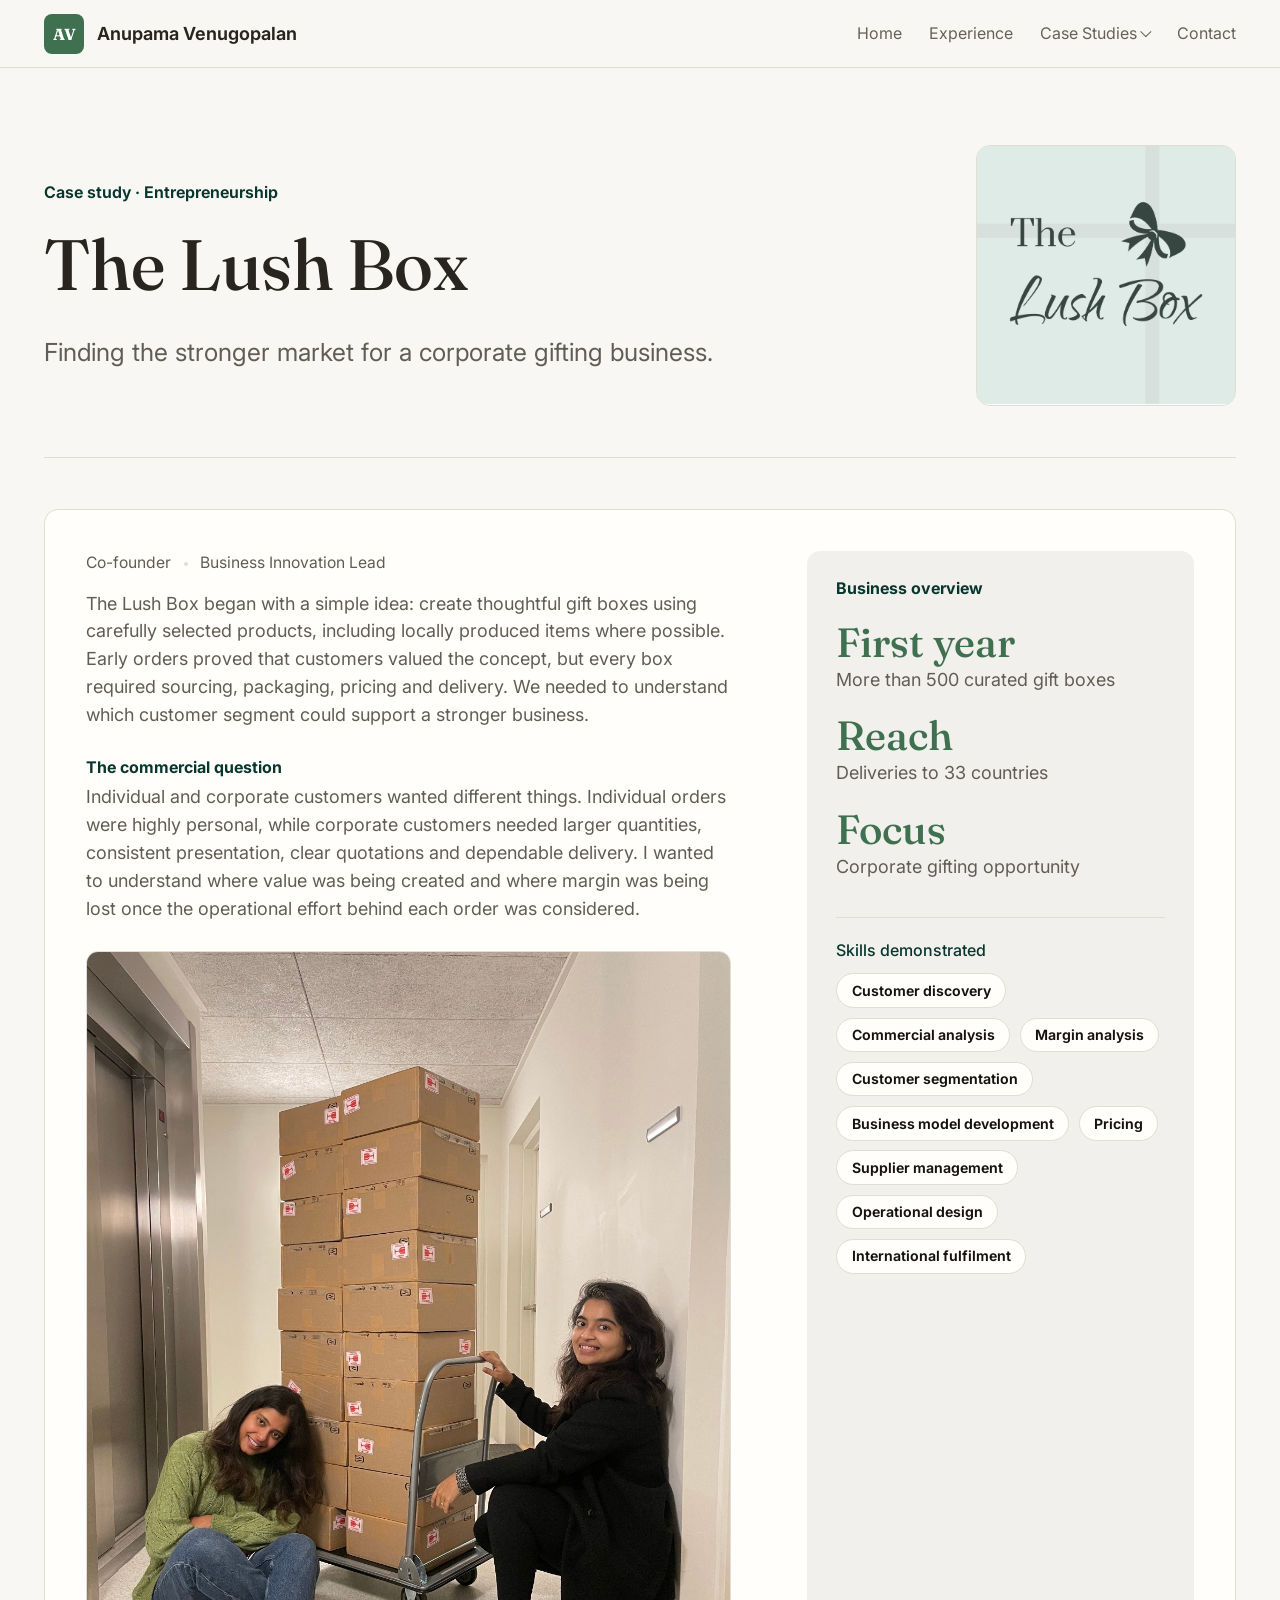
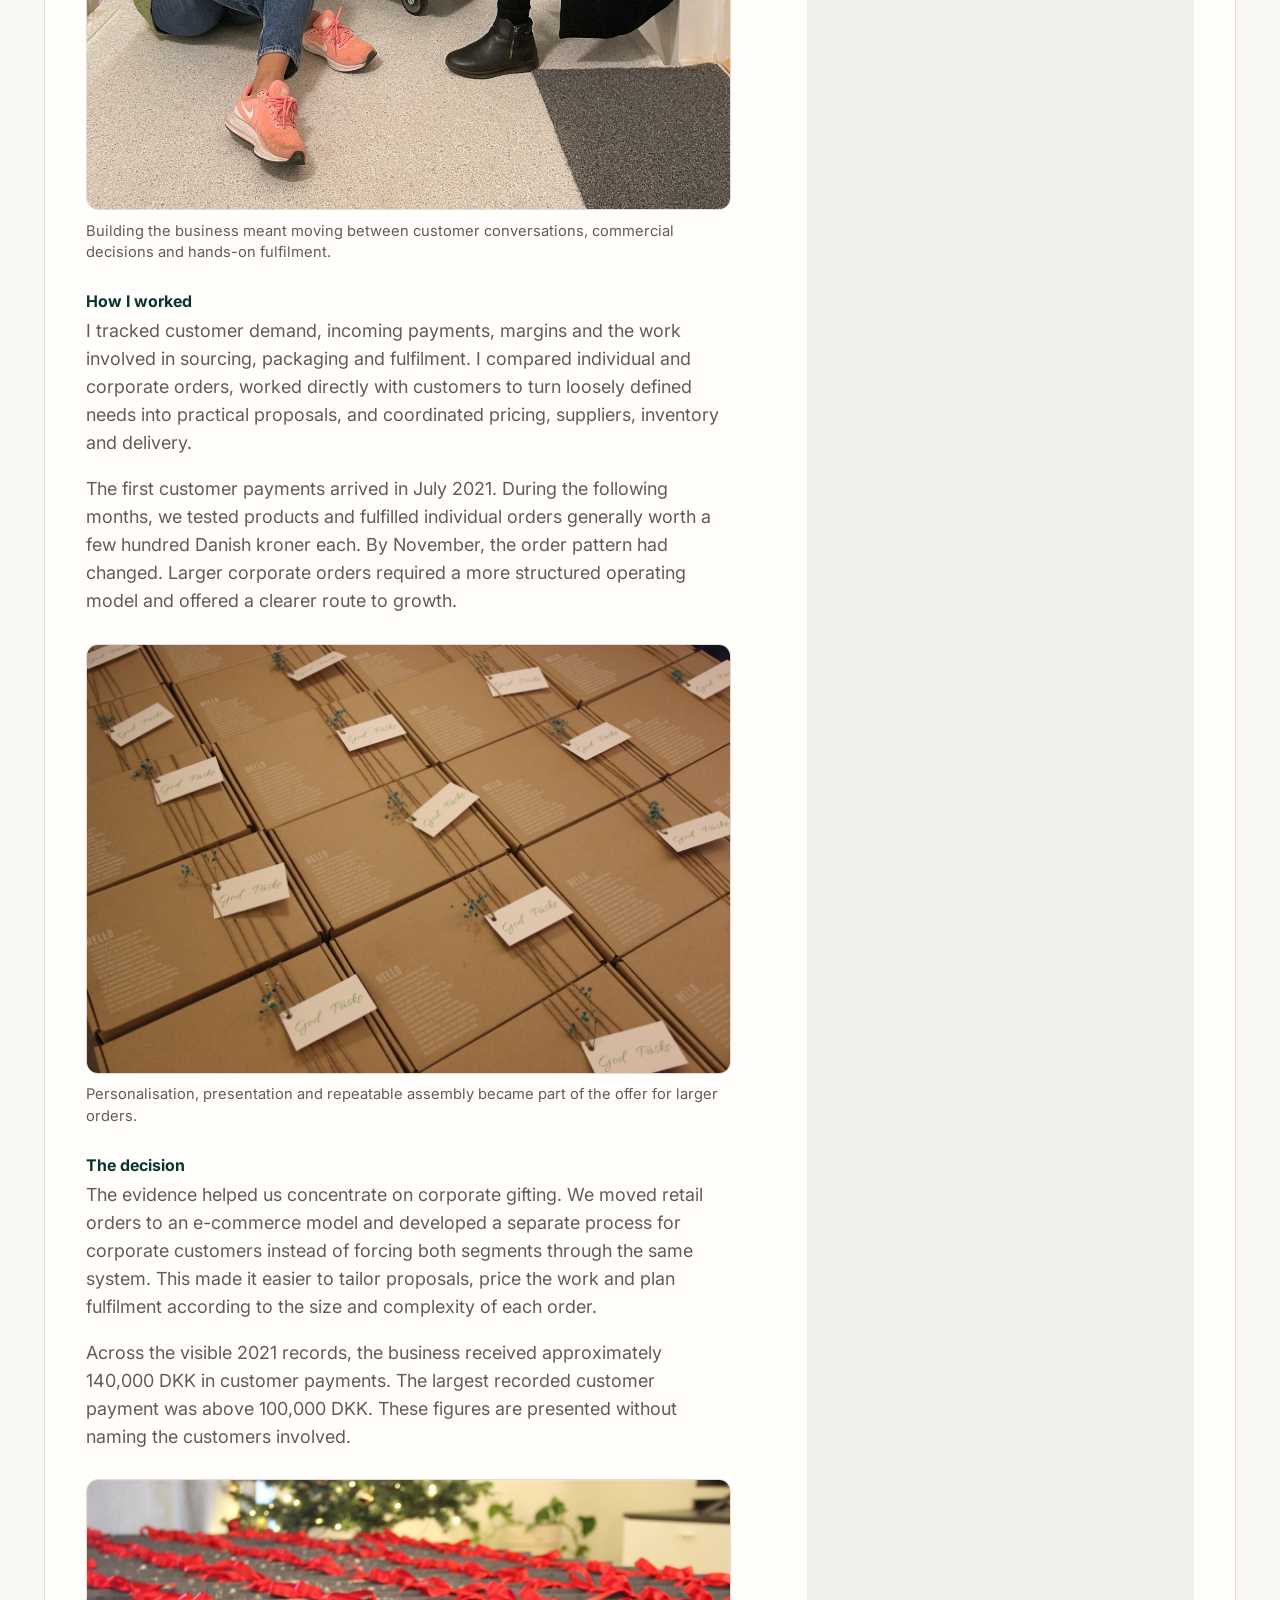
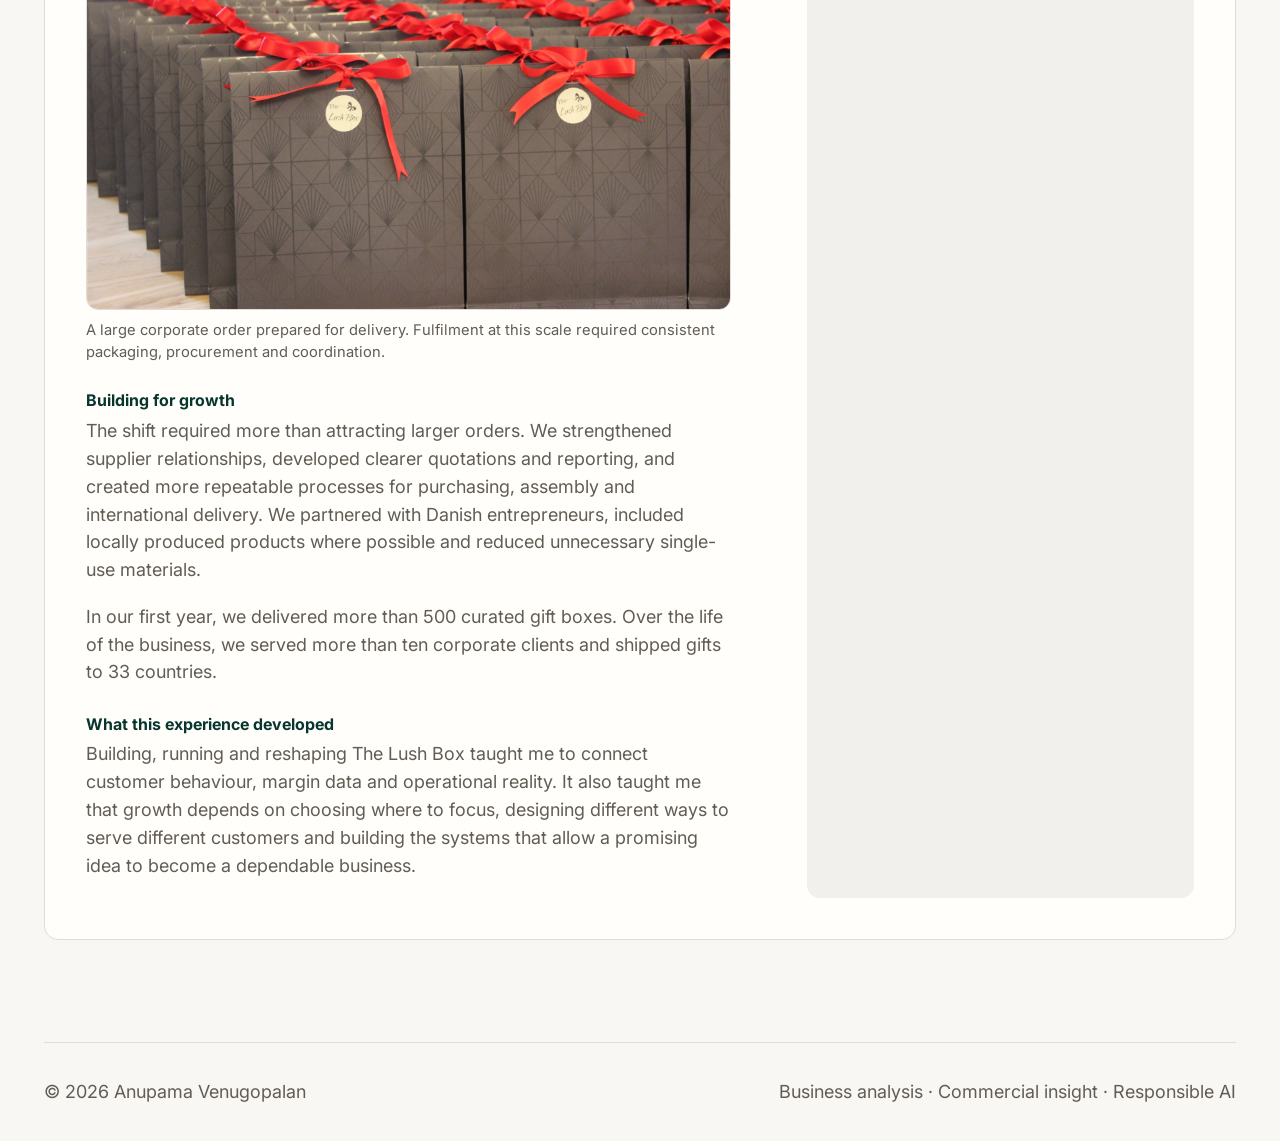
<file: lush-box/index.html>
<!doctype html>
<html lang="en">
  <head>
    <meta charset="utf-8">
    <meta name="viewport" content="width=device-width, initial-scale=1">
    <meta name="description" content="The Lush Box entrepreneurship and commercial strategy case study by Anupama Venugopalan.">
    <link rel="canonical" href="https://anupamav.com/lush-box/">
    <link rel="icon" type="image/png" sizes="32x32" href="/assets/favicon-32x32.png">
    <link rel="icon" type="image/png" sizes="192x192" href="/assets/favicon-192x192.png">
    <link rel="apple-touch-icon" href="/assets/apple-touch-icon.png">
    <title>The Lush Box Case Study | Anupama Venugopalan</title>
    <link rel="preconnect" href="https://fonts.googleapis.com">
    <link rel="preconnect" href="https://fonts.gstatic.com" crossorigin>
    <link href="https://fonts.googleapis.com/css2?family=Fraunces:opsz,wght@9..144,500;9..144,600;9..144,700&family=Inter:wght@400;500;600;700&display=swap" rel="stylesheet">
    <link rel="stylesheet" href="/styles.css">
  </head>
  <body>
    <a class="skip-link" href="#main">Skip to content</a>
    <header class="site-header">
      <div class="header-inner">
        <a class="brand" href="/" aria-label="Anupama Venugopalan home"><span class="brand-mark" aria-hidden="true">AV</span><span class="brand-name">Anupama Venugopalan</span></a>
        <button class="nav-toggle" type="button" aria-expanded="false" aria-controls="site-nav"><span class="sr-only">Open menu</span><span></span><span></span><span></span></button>
        <nav class="site-nav" id="site-nav" aria-label="Primary navigation">
          <a href="/">Home</a>
          <a href="/experience/">Experience</a>
          <div class="nav-menu">
            <a class="nav-menu-trigger" href="/#case-studies" aria-haspopup="true" aria-current="page">Case Studies</a>
            <div class="nav-submenu" aria-label="Case studies">
              <a href="/olist/">Olist E-commerce</a>
              <a href="/bank-marketing/">Bank Marketing</a>
              <a href="/xai/">XAI</a>
              <a href="/port-of-esbjerg/">Port of Esbjerg</a>
              <a href="/lush-box/" aria-current="page">The Lush Box</a>
            </div>
          </div>
          <a href="/#contact">Contact</a>
        </nav>
      </div>
    </header>
    <main id="main">
      <section class="section page-hero lush-case-hero" aria-labelledby="lush-title">
        <div><p class="eyebrow">Case study · Entrepreneurship</p><h1 id="lush-title">The Lush Box</h1><p class="lede">Finding the stronger market for a corporate gifting business.</p></div>
        <img class="case-logo" src="/assets/lush-box-logo.png" alt="The Lush Box logo.">
      </section>
      <section class="section case-detail">
        <article class="case-card">
          <div class="case-main">
            <p class="meta"><span>Co-founder</span><span>Business Innovation Lead</span></p>
            <p>The Lush Box began with a simple idea: create thoughtful gift boxes using carefully selected products, including locally produced items where possible. Early orders proved that customers valued the concept, but every box required sourcing, packaging, pricing and delivery. We needed to understand which customer segment could support a stronger business.</p>
            <h2>The commercial question</h2>
            <p>Individual and corporate customers wanted different things. Individual orders were highly personal, while corporate customers needed larger quantities, consistent presentation, clear quotations and dependable delivery. I wanted to understand where value was being created and where margin was being lost once the operational effort behind each order was considered.</p>
            <figure class="case-image"><img src="/assets/lush-box-fulfillment.jpg" alt="The two co-founders of The Lush Box beside a trolley filled with packed gift boxes."><figcaption>Building the business meant moving between customer conversations, commercial decisions and hands-on fulfilment.</figcaption></figure>
            <h2>How I worked</h2>
            <p>I tracked customer demand, incoming payments, margins and the work involved in sourcing, packaging and fulfilment. I compared individual and corporate orders, worked directly with customers to turn loosely defined needs into practical proposals, and coordinated pricing, suppliers, inventory and delivery.</p>
            <p>The first customer payments arrived in July 2021. During the following months, we tested products and fulfilled individual orders generally worth a few hundred Danish kroner each. By November, the order pattern had changed. Larger corporate orders required a more structured operating model and offered a clearer route to growth.</p>
            <figure class="case-image"><img src="/assets/lush-box-custom-order.jpg" alt="Rows of personalised recyclable gift boxes prepared for a seasonal corporate order."><figcaption>Personalisation, presentation and repeatable assembly became part of the offer for larger orders.</figcaption></figure>
            <h2>The decision</h2>
            <p>The evidence helped us concentrate on corporate gifting. We moved retail orders to an e-commerce model and developed a separate process for corporate customers instead of forcing both segments through the same system. This made it easier to tailor proposals, price the work and plan fulfilment according to the size and complexity of each order.</p>
            <p>Across the visible 2021 records, the business received approximately 140,000 DKK in customer payments. The largest recorded customer payment was above 100,000 DKK. These figures are presented without naming the customers involved.</p>
            <figure class="case-image"><img src="/assets/lush-box-corporate-order.jpg" alt="A large group of finished black gift boxes with red ribbons prepared for delivery."><figcaption>A large corporate order prepared for delivery. Fulfilment at this scale required consistent packaging, procurement and coordination.</figcaption></figure>
            <h2>Building for growth</h2>
            <p>The shift required more than attracting larger orders. We strengthened supplier relationships, developed clearer quotations and reporting, and created more repeatable processes for purchasing, assembly and international delivery. We partnered with Danish entrepreneurs, included locally produced products where possible and reduced unnecessary single-use materials.</p>
            <p>In our first year, we delivered more than 500 curated gift boxes. Over the life of the business, we served more than ten corporate clients and shipped gifts to 33 countries.</p>
            <h2>What this experience developed</h2>
            <p>Building, running and reshaping The Lush Box taught me to connect customer behaviour, margin data and operational reality. It also taught me that growth depends on choosing where to focus, designing different ways to serve different customers and building the systems that allow a promising idea to become a dependable business.</p>
          </div>
          <aside class="outcomes" aria-label="The Lush Box case study details">
            <h2>Business overview</h2>
            <dl><div><dt>First year</dt><dd>More than 500 curated gift boxes</dd></div><div><dt>Reach</dt><dd>Deliveries to 33 countries</dd></div><div><dt>Focus</dt><dd>Corporate gifting opportunity</dd></div></dl>
            <div class="aside-skills"><h3>Skills demonstrated</h3><ul class="tags" aria-label="Skills demonstrated"><li>Customer discovery</li><li>Commercial analysis</li><li>Margin analysis</li><li>Customer segmentation</li><li>Business model development</li><li>Pricing</li><li>Supplier management</li><li>Operational design</li><li>International fulfilment</li></ul></div>
          </aside>
        </article>
      </section>
    </main>
    <footer class="site-footer"><p>© <span id="year">2026</span> Anupama Venugopalan</p><p>Business analysis · Commercial insight · Responsible AI</p></footer>
    <script src="/script.js"></script>
    <!-- Cloudflare Web Analytics -->
    <script type="module" src="https://static.cloudflareinsights.com/beacon.min.js" data-cf-beacon='{"token":"94f9cf57677042eca44cfb797f68225d"}'></script>
    <!-- End Cloudflare Web Analytics -->
  </body>
</html>
</file>
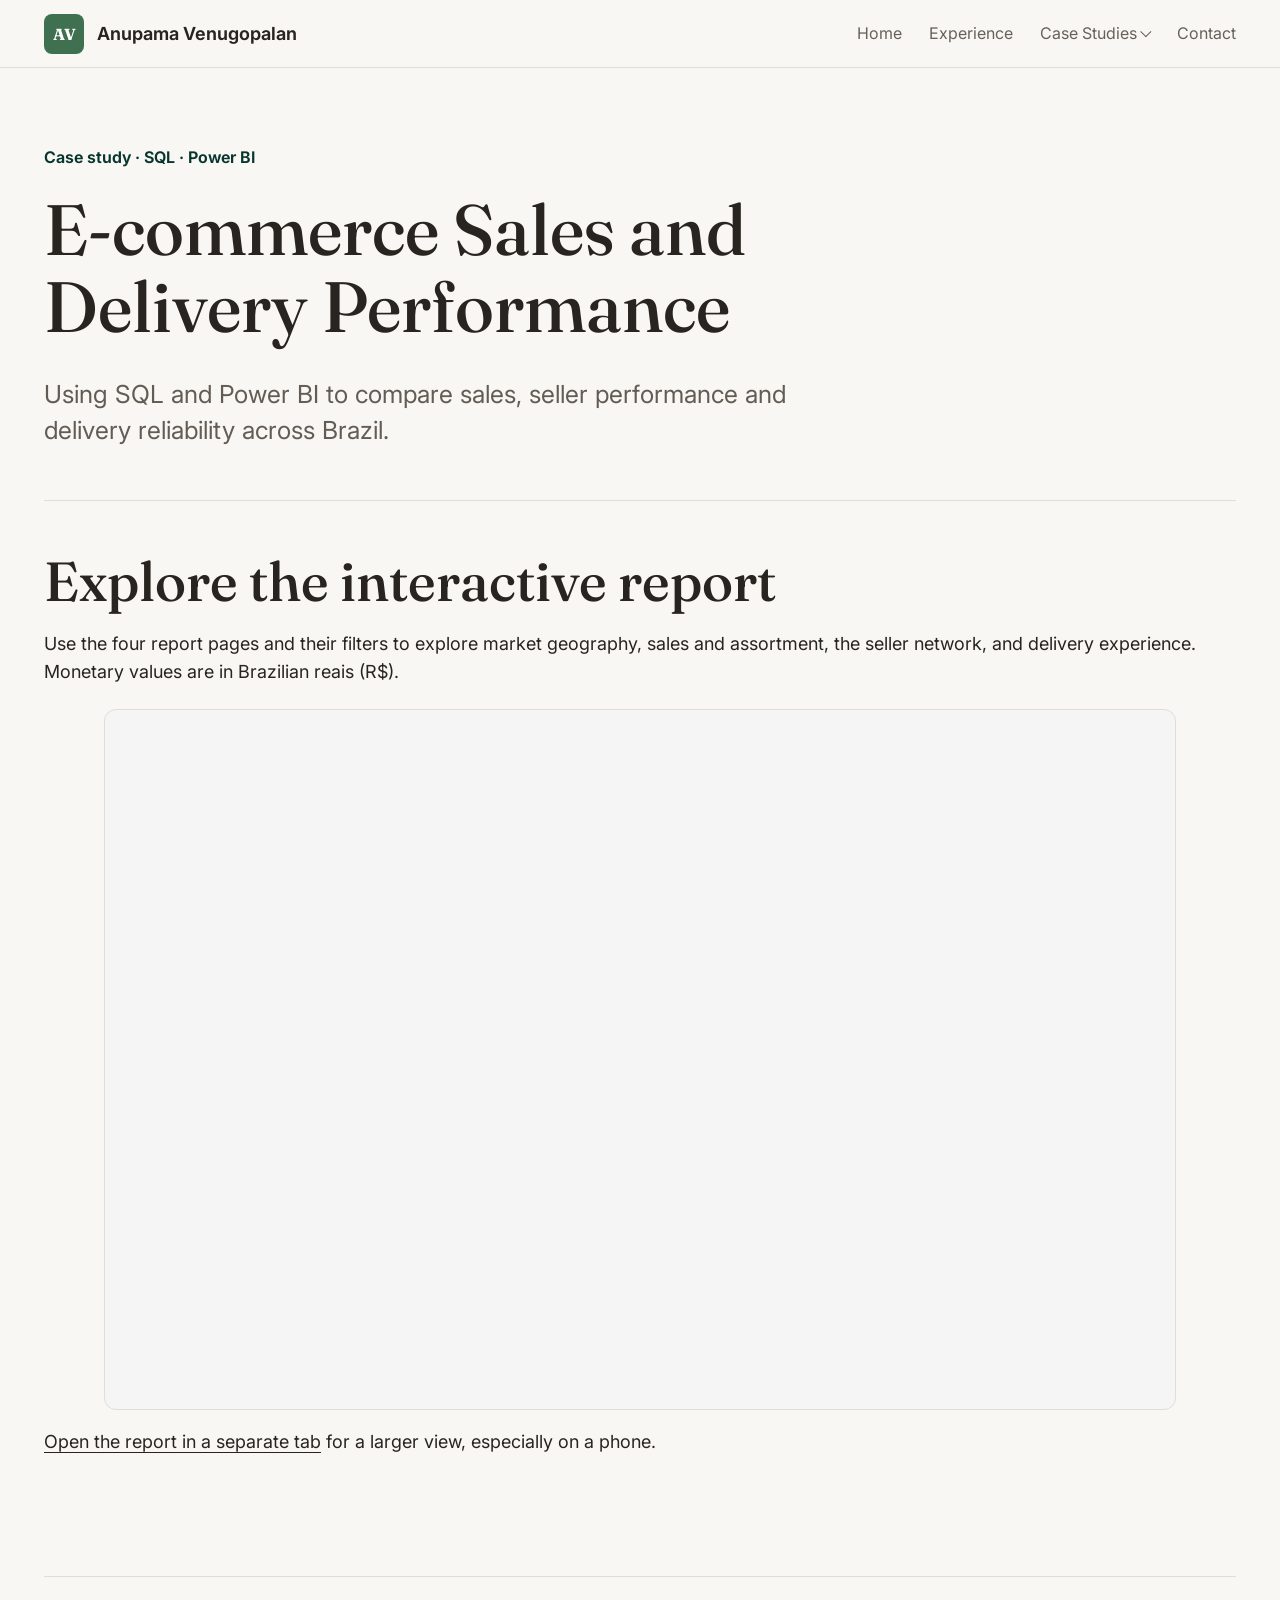
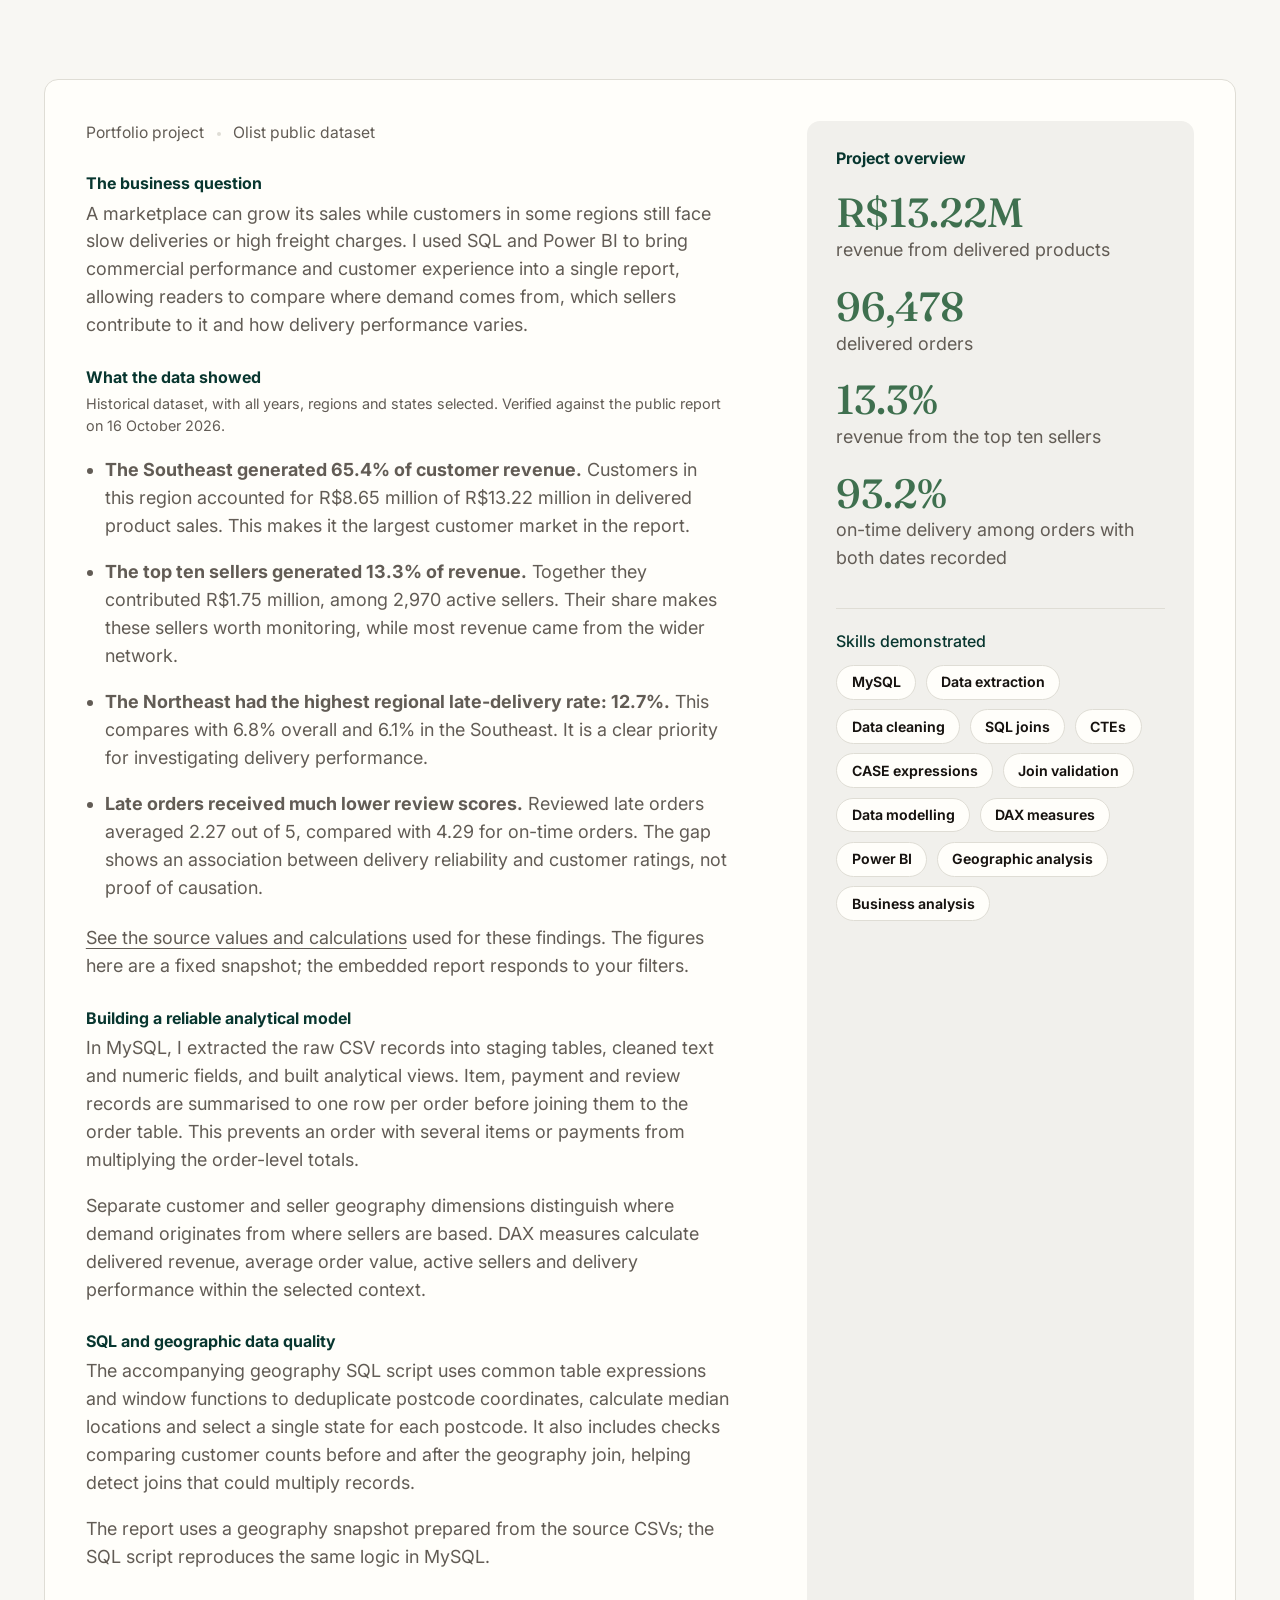
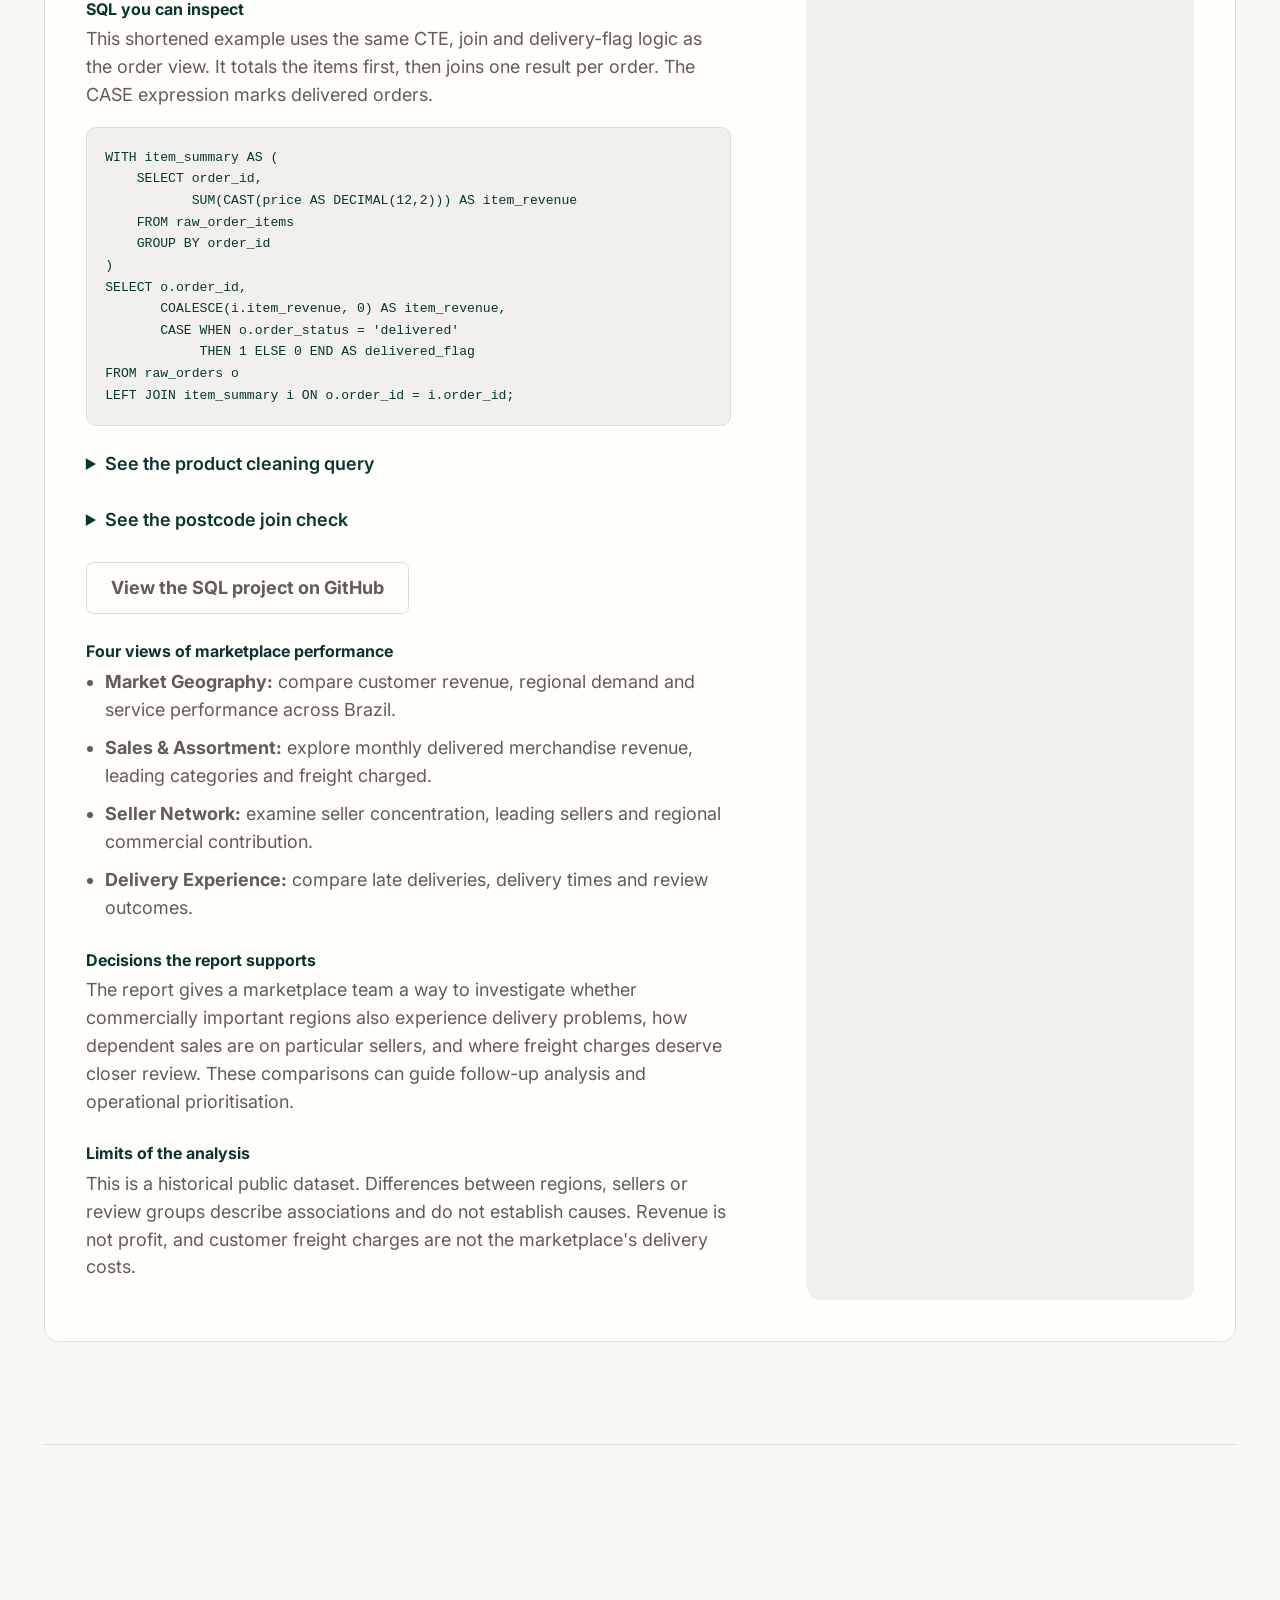
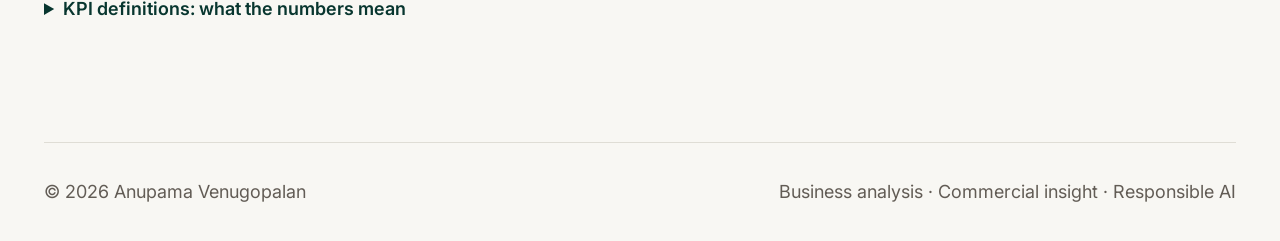
<file: olist/index.html>
<!doctype html>
<html lang="en">
  <head>
    <meta charset="utf-8">
    <meta name="viewport" content="width=device-width, initial-scale=1">
    <meta name="description" content="Olist e-commerce analysis using SQL and Power BI, covering sales, seller performance, geography and delivery experience.">
    <link rel="canonical" href="https://anupamav.com/olist/">
    <link rel="icon" type="image/png" sizes="32x32" href="/assets/favicon-32x32.png">
    <link rel="icon" type="image/png" sizes="192x192" href="/assets/favicon-192x192.png">
    <link rel="apple-touch-icon" href="/assets/apple-touch-icon.png">
    <title>E-commerce Sales and Delivery Performance | Anupama Venugopalan</title>
    <link rel="preconnect" href="https://fonts.googleapis.com">
    <link rel="preconnect" href="https://fonts.gstatic.com" crossorigin>
    <link href="https://fonts.googleapis.com/css2?family=Fraunces:opsz,wght@9..144,500;9..144,600;9..144,700&family=Inter:wght@400;500;600;700&display=swap" rel="stylesheet">
    <link rel="stylesheet" href="/styles.css">
    <style>
      .olist-report-frame { width: 90%; max-width: 1100px; aspect-ratio: 1440 / 940; min-height: 360px; margin: 1.5rem auto 1rem; border: 1px solid var(--line); border-radius: 12px; overflow: hidden; background: #f5f5f5; }
      .olist-report-frame iframe { display: block; width: 100%; height: 100%; border: 0; }
      .kpi-definitions { margin-top: 2rem; }
      .sql-example { max-width: 100%; overflow-x: auto; margin: 1rem 0 1.5rem; padding: 1.15rem; border: 1px solid var(--line); border-radius: 10px; background: var(--soft); }
      .case-main .sql-example code { display: block; padding: 0; background: none; color: var(--green-dark); font-size: 0.82rem; line-height: 1.65; }
      .sql-detail { margin-bottom: 1rem; }
      .sql-detail summary { cursor: pointer; color: var(--green-dark); font-weight: 600; margin-bottom: 0.75rem; }
      .case-main .findings-context { font-size: 0.9rem; }
      .olist-findings { gap: 1.15rem; }
      .kpi-definitions > summary { cursor: pointer; padding: 1rem 0; font-weight: 600; color: var(--green-dark); }
      .kpi-groups { display: grid; grid-template-columns: repeat(3, minmax(0, 1fr)); gap: 1.5rem; }
      .kpi-group { padding: 1.35rem; border: 1px solid var(--line); border-radius: 12px; background: var(--panel); }
      .kpi-group h3 { margin: 0 0 0.5rem; font-family: var(--font-sans); font-size: clamp(1.4rem, 2vw, 1.75rem); line-height: 1.25; }
      .kpi-question { margin: 0 0 1.4rem; color: var(--green-dark); font-size: 1.05rem; font-weight: 500; line-height: 1.45; }
      .kpi-group dl { margin: 0; }
      .kpi-group dt { font-weight: 600; font-size: 0.95rem; }
      .kpi-group dd { margin: 0.3rem 0 1rem; color: var(--muted); font-size: 0.94rem; line-height: 1.5; }
      .kpi-group dd:last-child { margin-bottom: 0; }
      @media (max-width: 900px) { .kpi-groups { grid-template-columns: 1fr; } }
      @media (max-width: 600px) { .olist-report-frame { width: 100%; min-height: 280px; } }
    </style>
  </head>
  <body>
    <a class="skip-link" href="#main">Skip to content</a>

    <header class="site-header">
      <div class="header-inner">
        <a class="brand" href="/" aria-label="Anupama Venugopalan home">
          <span class="brand-mark" aria-hidden="true">AV</span>
          <span class="brand-name">Anupama Venugopalan</span>
        </a>

        <button class="nav-toggle" type="button" aria-expanded="false" aria-controls="site-nav">
          <span class="sr-only">Open menu</span>
          <span></span><span></span><span></span>
        </button>

        <nav class="site-nav" id="site-nav" aria-label="Primary navigation">
          <a href="/">Home</a>
          <a href="/experience/">Experience</a>
          <div class="nav-menu">
            <a class="nav-menu-trigger" href="/#case-studies" aria-haspopup="true">Case Studies</a>
            <div class="nav-submenu" aria-label="Case studies">
              <a href="/olist/" aria-current="page">Olist E-commerce</a>
              <a href="/bank-marketing/">Bank Marketing</a>
              <a href="/xai/">XAI</a>
              <a href="/port-of-esbjerg/">Port of Esbjerg</a>
              <a href="/lush-box/">The Lush Box</a>
            </div>
          </div>
          <a href="/#contact">Contact</a>
        </nav>
      </div>
    </header>

    <main id="main">
      <section class="section page-hero" aria-labelledby="olist-title">
        <p class="eyebrow">Case study · SQL · Power BI</p>
        <h1 id="olist-title">E-commerce Sales and Delivery Performance</h1>
        <p class="lede">Using SQL and Power BI to compare sales, seller performance and delivery reliability across Brazil.</p>
      </section>
      <section class="section" id="interactive-report" aria-labelledby="interactive-report-title">
        <h2 id="interactive-report-title">Explore the interactive report</h2>
        <p>Use the four report pages and their filters to explore market geography, sales and assortment, the seller network, and delivery experience. Monetary values are in Brazilian reais (R$).</p>
        <div class="olist-report-frame">
          <iframe title="Olist e-commerce analysis: interactive Power BI report" width="1440" height="900" src="https://app.fabric.microsoft.com/view?r=eyJrIjoiMzM3YjM5YTktMjBhOS00MjhhLWEwMWMtZWY5ZmJjOGQxNmE5IiwidCI6IjFiMzhjZmU5LTc4ZTAtNGNhYi1hMDkzLWE2ZjY0MmJjMTgzOSJ9" allowfullscreen></iframe>
        </div>
        <p><a href="https://app.fabric.microsoft.com/view?r=eyJrIjoiMzM3YjM5YTktMjBhOS00MjhhLWEwMWMtZWY5ZmJjOGQxNmE5IiwidCI6IjFiMzhjZmU5LTc4ZTAtNGNhYi1hMDkzLWE2ZjY0MmJjMTgzOSJ9" target="_blank" rel="noopener">Open the report in a separate tab</a> for a larger view, especially on a phone.</p>

      </section>
      <section class="section case-detail">
        <article class="case-card">
          <div class="case-main">
            <p class="meta"><span>Portfolio project</span><span>Olist public dataset</span></p>
            <h2>The business question</h2>
            <p>A marketplace can grow its sales while customers in some regions still face slow deliveries or high freight charges. I used SQL and Power BI to bring commercial performance and customer experience into a single report, allowing readers to compare where demand comes from, which sellers contribute to it and how delivery performance varies.</p>
            <h2 id="findings">What the data showed</h2>
            <p class="findings-context">Historical dataset, with all years, regions and states selected. Verified against the public report on 16 October 2026.</p>
            <ul class="case-bullets olist-findings">
              <li><strong>The Southeast generated 65.4% of customer revenue.</strong> Customers in this region accounted for R$8.65 million of R$13.22 million in delivered product sales. This makes it the largest customer market in the report.</li>
              <li><strong>The top ten sellers generated 13.3% of revenue.</strong> Together they contributed R$1.75 million, among 2,970 active sellers. Their share makes these sellers worth monitoring, while most revenue came from the wider network.</li>
              <li><strong>The Northeast had the highest regional late-delivery rate: 12.7%.</strong> This compares with 6.8% overall and 6.1% in the Southeast. It is a clear priority for investigating delivery performance.</li>
              <li><strong>Late orders received much lower review scores.</strong> Reviewed late orders averaged 2.27 out of 5, compared with 4.29 for on-time orders. The gap shows an association between delivery reliability and customer ratings, not proof of causation.</li>
            </ul>
            <p><a href="https://github.com/mararanupama/olist-ecommerce-sql-powerbi/blob/main/results/report-findings.json" target="_blank" rel="noopener">See the source values and calculations</a> used for these findings. The figures here are a fixed snapshot; the embedded report responds to your filters.</p>
            <h2>Building a reliable analytical model</h2>
            <p>In MySQL, I extracted the raw CSV records into staging tables, cleaned text and numeric fields, and built analytical views. Item, payment and review records are summarised to one row per order before joining them to the order table. This prevents an order with several items or payments from multiplying the order-level totals.</p>
            <p>Separate customer and seller geography dimensions distinguish where demand originates from where sellers are based. DAX measures calculate delivered revenue, average order value, active sellers and delivery performance within the selected context.</p>
            <h2>SQL and geographic data quality</h2>
            <p>The accompanying geography SQL script uses common table expressions and window functions to deduplicate postcode coordinates, calculate median locations and select a single state for each postcode. It also includes checks comparing customer counts before and after the geography join, helping detect joins that could multiply records.</p>
            <p>The report uses a geography snapshot prepared from the source CSVs; the SQL script reproduces the same logic in MySQL.</p>
            <h2>SQL you can inspect</h2>
            <p>This shortened example uses the same CTE, join and delivery-flag logic as the order view. It totals the items first, then joins one result per order. The CASE expression marks delivered orders.</p>
            <pre class="sql-example"><code>WITH item_summary AS (
    SELECT order_id,
           SUM(CAST(price AS DECIMAL(12,2))) AS item_revenue
    FROM raw_order_items
    GROUP BY order_id
)
SELECT o.order_id,
       COALESCE(i.item_revenue, 0) AS item_revenue,
       CASE WHEN o.order_status = &#39;delivered&#39;
            THEN 1 ELSE 0 END AS delivered_flag
FROM raw_orders o
LEFT JOIN item_summary i ON o.order_id = i.order_id;</code></pre>
            <details class="sql-detail">
              <summary>See the product cleaning query</summary>
              <p>This extract fills missing category names, removes unwanted whitespace and converts product weight from text to a decimal number.</p>
              <pre class="sql-example"><code>SELECT p.product_id,
       TRIM(BOTH &#39;\r&#39; FROM COALESCE(
           t.product_category_name_english,
           p.product_category_name, &#39;unknown&#39;)) AS product_category,
       CAST(NULLIF(p.product_weight_g, &#39;&#39;) AS DECIMAL(12,2))
           AS product_weight_g
FROM raw_products p
LEFT JOIN raw_category_translation t
    ON p.product_category_name = t.product_category_name;</code></pre>
            </details>
            <details class="sql-detail">
              <summary>See the postcode join check</summary>
              <p>The before and after customer counts should match. The final column counts customers without matching coordinates, so missing geography stays visible.</p>
              <pre class="sql-example"><code>SELECT COUNT(*) AS customer_rows_before_join
FROM dim_customer;

SELECT COUNT(*) AS customer_rows_after_join,
       SUM(g.postcode IS NULL) AS customers_without_coordinates
FROM dim_customer c
LEFT JOIN vw_postcode_geography g
  ON LPAD(c.customer_zip_code_prefix, 5, &#39;0&#39;) = g.postcode;</code></pre>
            </details>
            <p><a class="button secondary" href="https://github.com/mararanupama/olist-ecommerce-sql-powerbi" target="_blank" rel="noopener">View the SQL project on GitHub</a></p>
            <h2>Four views of marketplace performance</h2>
            <ul class="case-bullets">
              <li><strong>Market Geography:</strong> compare customer revenue, regional demand and service performance across Brazil.</li>
              <li><strong>Sales &amp; Assortment:</strong> explore monthly delivered merchandise revenue, leading categories and freight charged.</li>
              <li><strong>Seller Network:</strong> examine seller concentration, leading sellers and regional commercial contribution.</li>
              <li><strong>Delivery Experience:</strong> compare late deliveries, delivery times and review outcomes.</li>
            </ul>

            <h2>Decisions the report supports</h2>
            <p>The report gives a marketplace team a way to investigate whether commercially important regions also experience delivery problems, how dependent sales are on particular sellers, and where freight charges deserve closer review. These comparisons can guide follow-up analysis and operational prioritisation.</p>
            <h2>Limits of the analysis</h2>
            <p>This is a historical public dataset. Differences between regions, sellers or review groups describe associations and do not establish causes. Revenue is not profit, and customer freight charges are not the marketplace's delivery costs.</p>
          </div>
          <aside class="outcomes" aria-label="Olist project overview">
            <h2>Project overview</h2>
            <dl>
              <div><dt>R$13.22M</dt><dd>revenue from delivered products</dd></div>
              <div><dt>96,478</dt><dd>delivered orders</dd></div>
              <div><dt>13.3%</dt><dd>revenue from the top ten sellers</dd></div>
              <div><dt>93.2%</dt><dd>on-time delivery among orders with both dates recorded</dd></div>
            </dl>
            <div class="aside-skills">
              <h3>Skills demonstrated</h3>
              <ul class="tags" aria-label="Skills demonstrated"><li>MySQL</li><li>Data extraction</li><li>Data cleaning</li><li>SQL joins</li><li>CTEs</li><li>CASE expressions</li><li>Join validation</li><li>Data modelling</li><li>DAX measures</li><li>Power BI</li><li>Geographic analysis</li><li>Business analysis</li></ul>
            </div>
          </aside>
        </article>
      </section>
      <section class="section" aria-label="KPI definitions">
        <details class="kpi-definitions">
          <summary>KPI definitions: what the numbers mean</summary>
          <p>KPIs are the main numbers used to track business performance. Here, sales, orders and customer counts cover successfully delivered orders. All amounts are in Brazilian reais (R$), and the numbers change with your report filters.</p>
          <div class="kpi-groups">
            <section class="kpi-group" aria-labelledby="sales-kpis">
              <h3 id="sales-kpis">Sales</h3>
              <p class="kpi-question">How much did we sell?</p>
              <dl>
                <dt>Revenue</dt><dd>The value of products that reached customers. Shipping charges are excluded.</dd>
                <dt>No. of orders</dt><dd>How many orders were delivered. One order containing five products still counts as one order.</dd>
                <dt>Average order value</dt><dd>How much customers spent on products per order, on average. For example, R$300 across two orders means R$150 per order.</dd>
                <dt>Freight charges</dt><dd>The shipping fees charged to customers.</dd>
                <dt>Freight %</dt><dd>Shipping charges compared with product value. For example, R$30 in shipping on R$300 of products is 10%.</dd>
                <dt>Average freight per order</dt><dd>The average shipping fee per order. For example, R$30 across two orders means R$15 per order.</dd>
              </dl>
            </section>
            <section class="kpi-group" aria-labelledby="network-kpis">
              <h3 id="network-kpis">Customers &amp; Sellers</h3>
              <p class="kpi-question">Who contributed to those sales?</p>
              <dl>
                <dt>No. of customers</dt><dd>How many different customers received an order. A customer with three orders counts once.</dd>
                <dt>States served</dt><dd>How many Brazilian states had customers who received orders.</dd>
                <dt>Active sellers</dt><dd>How many different sellers had at least one delivered sale.</dd>
                <dt>Revenue per seller</dt><dd>The average product revenue per active seller. For example, R$1,000 across ten sellers means R$100 per seller, even if some sold much more than others.</dd>
              </dl>
            </section>
            <section class="kpi-group" aria-labelledby="delivery-kpis">
              <h3 id="delivery-kpis">Delivery &amp; Reviews</h3>
              <p class="kpi-question">How well did we deliver?</p>
              <dl>
                <dt>Average delivery days</dt><dd>The average time taken to deliver orders. For example, deliveries taking eight and twelve days average ten days. Orders without a recorded duration are excluded.</dd>
                <dt>Late-delivery rate</dt><dd>The percentage of orders arriving after the promised date. For example, eight late deliveries out of 100 means 8% were late. Only delivered orders with both dates recorded are included.</dd>
                <dt>On-time rate</dt><dd>The percentage arriving on or before the promised date, using the same orders as the late-delivery rate. If 8% were late, 92% were on time.</dd>
                <dt>Average review score</dt><dd>The average customer rating. Each reviewed order contributes one score; orders without reviews are excluded.</dd>
                <dt>Low review share</dt><dd>The percentage of reviewed orders rated 2 or below. For example, 20 poorly rated orders out of 100 reviewed orders means 20%.</dd>
              </dl>
            </section>
          </div>
          <p>Examples explain the calculations; they are not results from this dataset.</p>
          <p>When filtering by category or seller, order counts and freight figures cover only the selected items. One order may appear in several categories, so category order counts should not be added together.</p>
        </details>
      </section>
    </main>
    <footer class="site-footer">
      <p>© <span id="year">2026</span> Anupama Venugopalan</p>
      <p>Business analysis · Commercial insight · Responsible AI</p>
    </footer>

    <script src="/script.js"></script>
    <!-- Cloudflare Web Analytics -->
    <script type="module" src="https://static.cloudflareinsights.com/beacon.min.js" data-cf-beacon='{"token":"94f9cf57677042eca44cfb797f68225d"}'></script>
    <!-- End Cloudflare Web Analytics -->

  </body>
</html>
</file>
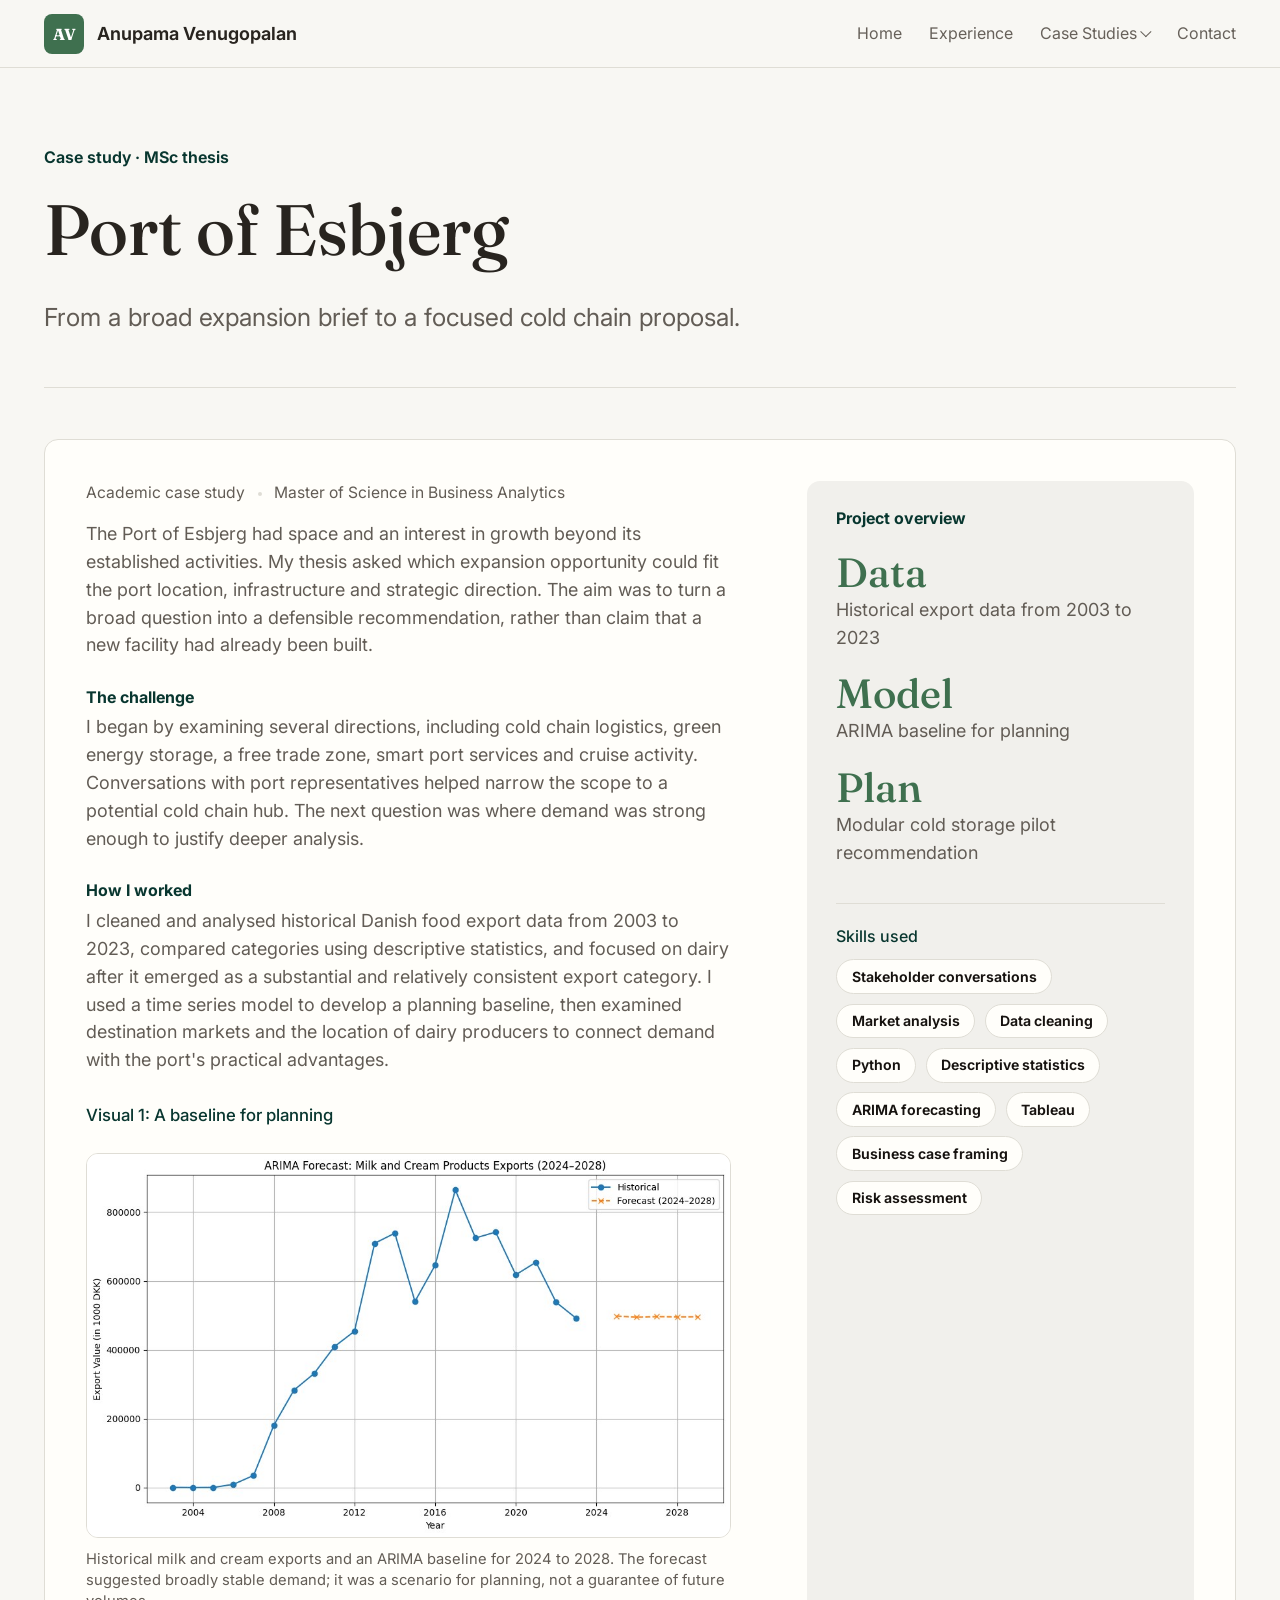
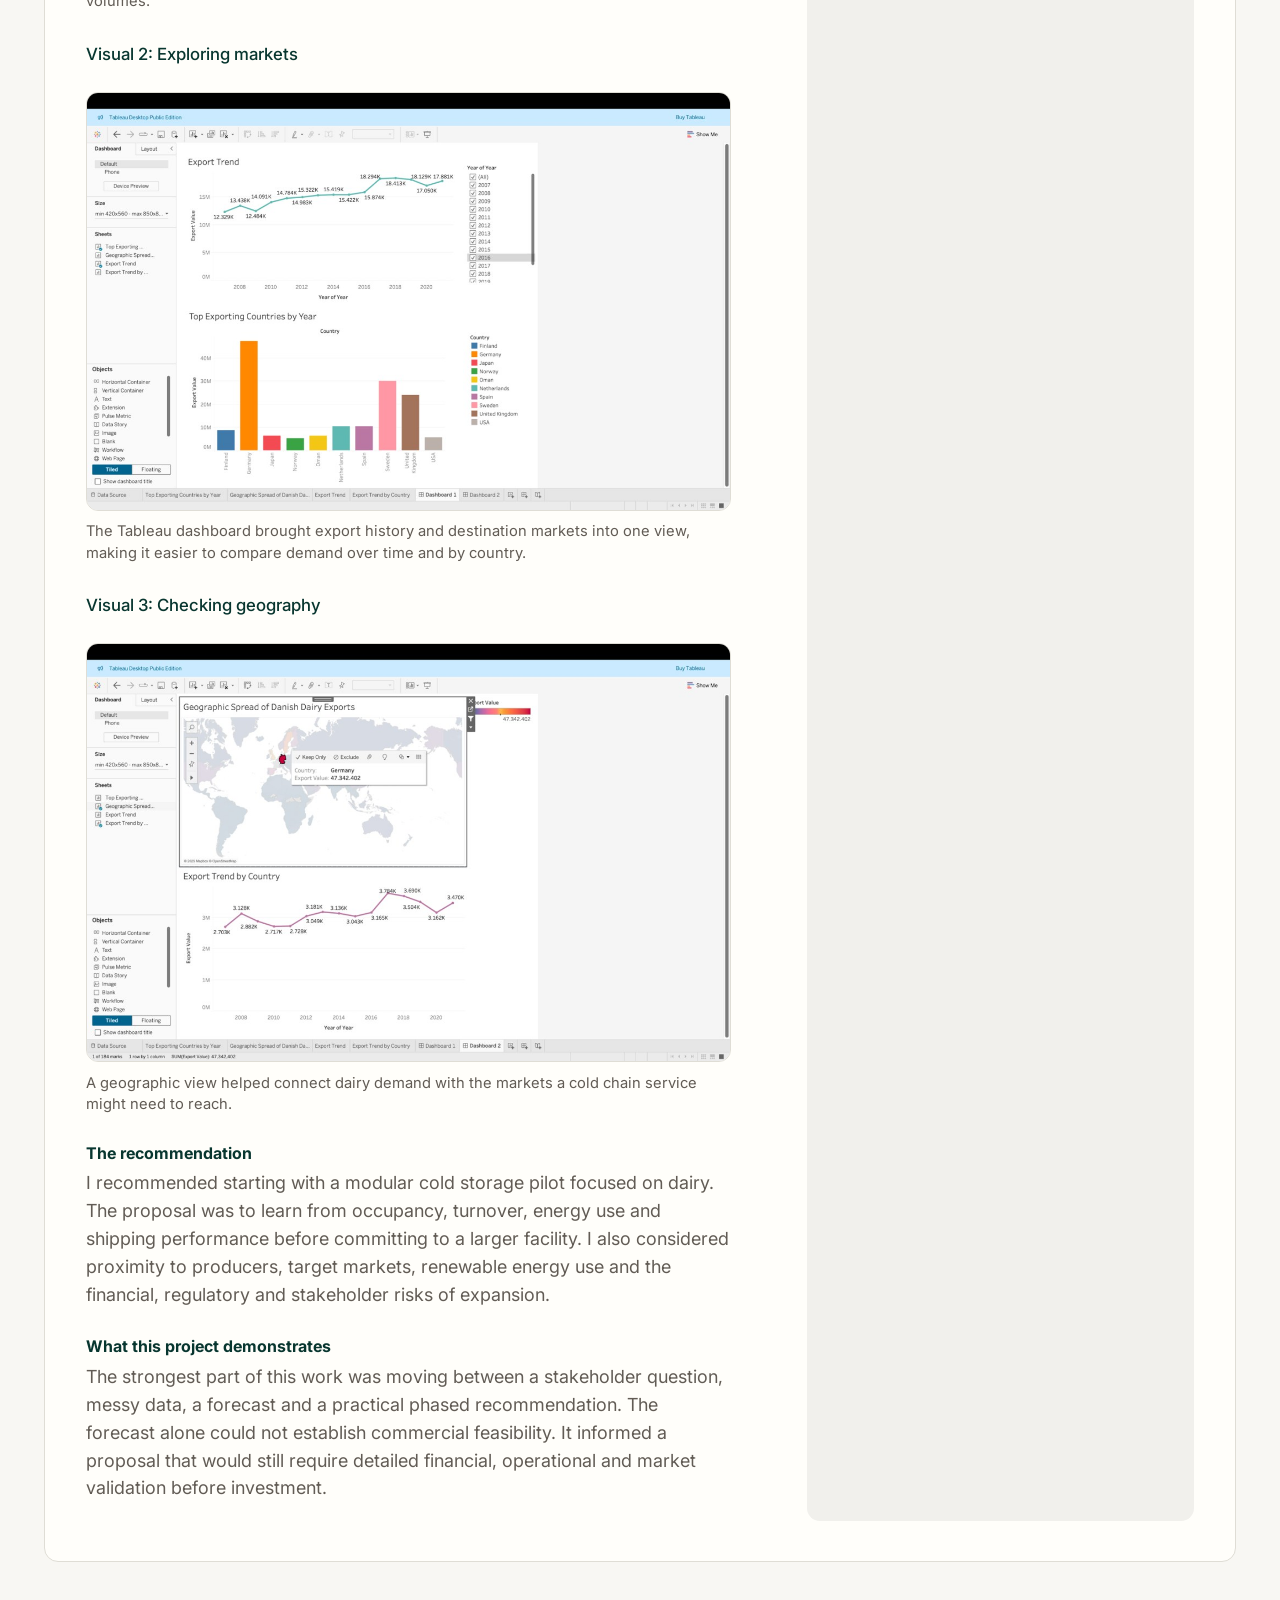
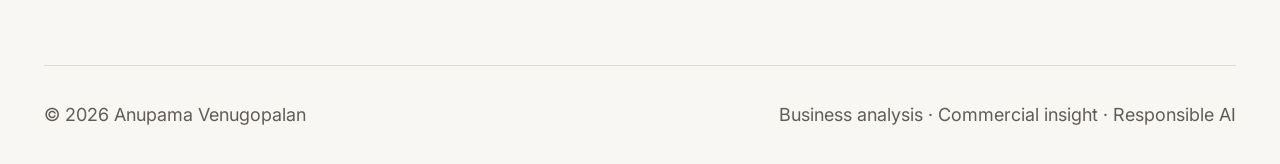
<file: port-of-esbjerg/index.html>
<!doctype html>
<html lang="en">
  <head>
    <meta charset="utf-8">
    <meta name="viewport" content="width=device-width, initial-scale=1">
    <meta name="description" content="Port of Esbjerg case study by Anupama Venugopalan.">
    <link rel="canonical" href="https://anupamav.com/port-of-esbjerg/">
    <link rel="icon" type="image/png" sizes="32x32" href="/assets/favicon-32x32.png">
    <link rel="icon" type="image/png" sizes="192x192" href="/assets/favicon-192x192.png">
    <link rel="apple-touch-icon" href="/assets/apple-touch-icon.png">
    <title>Port of Esbjerg Case Study | Anupama Venugopalan</title>
    <link rel="preconnect" href="https://fonts.googleapis.com">
    <link rel="preconnect" href="https://fonts.gstatic.com" crossorigin>
    <link href="https://fonts.googleapis.com/css2?family=Fraunces:opsz,wght@9..144,500;9..144,600;9..144,700&family=Inter:wght@400;500;600;700&display=swap" rel="stylesheet">
    <link rel="stylesheet" href="/styles.css">
  </head>
  <body>
    <a class="skip-link" href="#main">Skip to content</a>

    <header class="site-header">
      <div class="header-inner">
        <a class="brand" href="/" aria-label="Anupama Venugopalan home">
          <span class="brand-mark" aria-hidden="true">AV</span>
          <span class="brand-name">Anupama Venugopalan</span>
        </a>

        <button class="nav-toggle" type="button" aria-expanded="false" aria-controls="site-nav">
          <span class="sr-only">Open menu</span>
          <span></span>
          <span></span>
          <span></span>
        </button>

        <nav class="site-nav" id="site-nav" aria-label="Primary navigation">
          <a href="/">Home</a>
          <a href="/experience/">Experience</a>
          <div class="nav-menu">
            <a class="nav-menu-trigger" href="/#case-studies" aria-haspopup="true" aria-current="page">Case Studies</a>
            <div class="nav-submenu" aria-label="Case studies">
              <a href="/olist/">Olist E-commerce</a>
              <a href="/bank-marketing/">Bank Marketing</a>
              <a href="/xai/">XAI</a>
              <a href="/port-of-esbjerg/" aria-current="page">Port of Esbjerg</a>
              <a href="/lush-box/">The Lush Box</a>
            </div>
          </div>
          <a href="/#contact">Contact</a>
        </nav>
      </div>
    </header>

    <main id="main">
      <section class="section page-hero" aria-labelledby="port-title">
        <p class="eyebrow">Case study · MSc thesis</p>
        <h1 id="port-title">Port of Esbjerg</h1>
        <p class="lede">From a broad expansion brief to a focused cold chain proposal.</p>
      </section>

      <section class="section case-detail">
        <article class="case-card">
          <div class="case-main">
            <p class="meta"><span>Academic case study</span><span>Master of Science in Business Analytics</span></p>
            <p>The Port of Esbjerg had space and an interest in growth beyond its established activities. My thesis asked which expansion opportunity could fit the port location, infrastructure and strategic direction. The aim was to turn a broad question into a defensible recommendation, rather than claim that a new facility had already been built.</p>
            <h2>The challenge</h2>
            <p>I began by examining several directions, including cold chain logistics, green energy storage, a free trade zone, smart port services and cruise activity. Conversations with port representatives helped narrow the scope to a potential cold chain hub. The next question was where demand was strong enough to justify deeper analysis.</p>
            <h2>How I worked</h2>
            <p>I cleaned and analysed historical Danish food export data from 2003 to 2023, compared categories using descriptive statistics, and focused on dairy after it emerged as a substantial and relatively consistent export category. I used a time series model to develop a planning baseline, then examined destination markets and the location of dairy producers to connect demand with the port&apos;s practical advantages.</p>
            <h3 class="visual-heading">Visual 1: A baseline for planning</h3>
            <figure class="case-image">
              <img src="/assets/thesis-arima-forecast.png" alt="Historical milk and cream export values and ARIMA forecast for 2024 to 2028.">
              <figcaption>Historical milk and cream exports and an ARIMA baseline for 2024 to 2028. The forecast suggested broadly stable demand; it was a scenario for planning, not a guarantee of future volumes.</figcaption>
            </figure>
            <h3 class="visual-heading">Visual 2: Exploring markets</h3>
            <figure class="case-image">
              <img src="/assets/thesis-dairy-dashboard.png" alt="Tableau dashboard showing Danish dairy export trends and top importing countries.">
              <figcaption>The Tableau dashboard brought export history and destination markets into one view, making it easier to compare demand over time and by country.</figcaption>
            </figure>
            <h3 class="visual-heading">Visual 3: Checking geography</h3>
            <figure class="case-image">
              <img src="/assets/thesis-geographic.png" alt="Tableau map highlighting a destination for Danish dairy exports and its trend.">
              <figcaption>A geographic view helped connect dairy demand with the markets a cold chain service might need to reach.</figcaption>
            </figure>
            <h2>The recommendation</h2>
            <p>I recommended starting with a modular cold storage pilot focused on dairy. The proposal was to learn from occupancy, turnover, energy use and shipping performance before committing to a larger facility. I also considered proximity to producers, target markets, renewable energy use and the financial, regulatory and stakeholder risks of expansion.</p>
            <h2>What this project demonstrates</h2>
            <p>The strongest part of this work was moving between a stakeholder question, messy data, a forecast and a practical phased recommendation. The forecast alone could not establish commercial feasibility. It informed a proposal that would still require detailed financial, operational and market validation before investment.</p>
          </div>
          <aside class="outcomes" aria-label="Port of Esbjerg details">
            <h2>Project overview</h2>
            <dl>
              <div><dt>Data</dt><dd>Historical export data from 2003 to 2023</dd></div>
              <div><dt>Model</dt><dd>ARIMA baseline for planning</dd></div>
              <div><dt>Plan</dt><dd>Modular cold storage pilot recommendation</dd></div>
            </dl>
            <div class="aside-skills">
              <h3>Skills used</h3>
              <ul class="tags" aria-label="Skills used">
                <li>Stakeholder conversations</li>
                <li>Market analysis</li>
                <li>Data cleaning</li>
                <li>Python</li>
                <li>Descriptive statistics</li>
                <li>ARIMA forecasting</li>
                <li>Tableau</li>
                <li>Business case framing</li>
                <li>Risk assessment</li>
              </ul>
            </div>
          </aside>
        </article>
      </section>
    </main>

    <footer class="site-footer">
      <p>© <span id="year">2026</span> Anupama Venugopalan</p>
      <p>Business analysis · Commercial insight · Responsible AI</p>
    </footer>

    <script src="/script.js"></script>
    <!-- Cloudflare Web Analytics -->
    <script type="module" src="https://static.cloudflareinsights.com/beacon.min.js" data-cf-beacon='{"token":"94f9cf57677042eca44cfb797f68225d"}'></script>
    <!-- End Cloudflare Web Analytics -->
  </body>
</html>
</file>
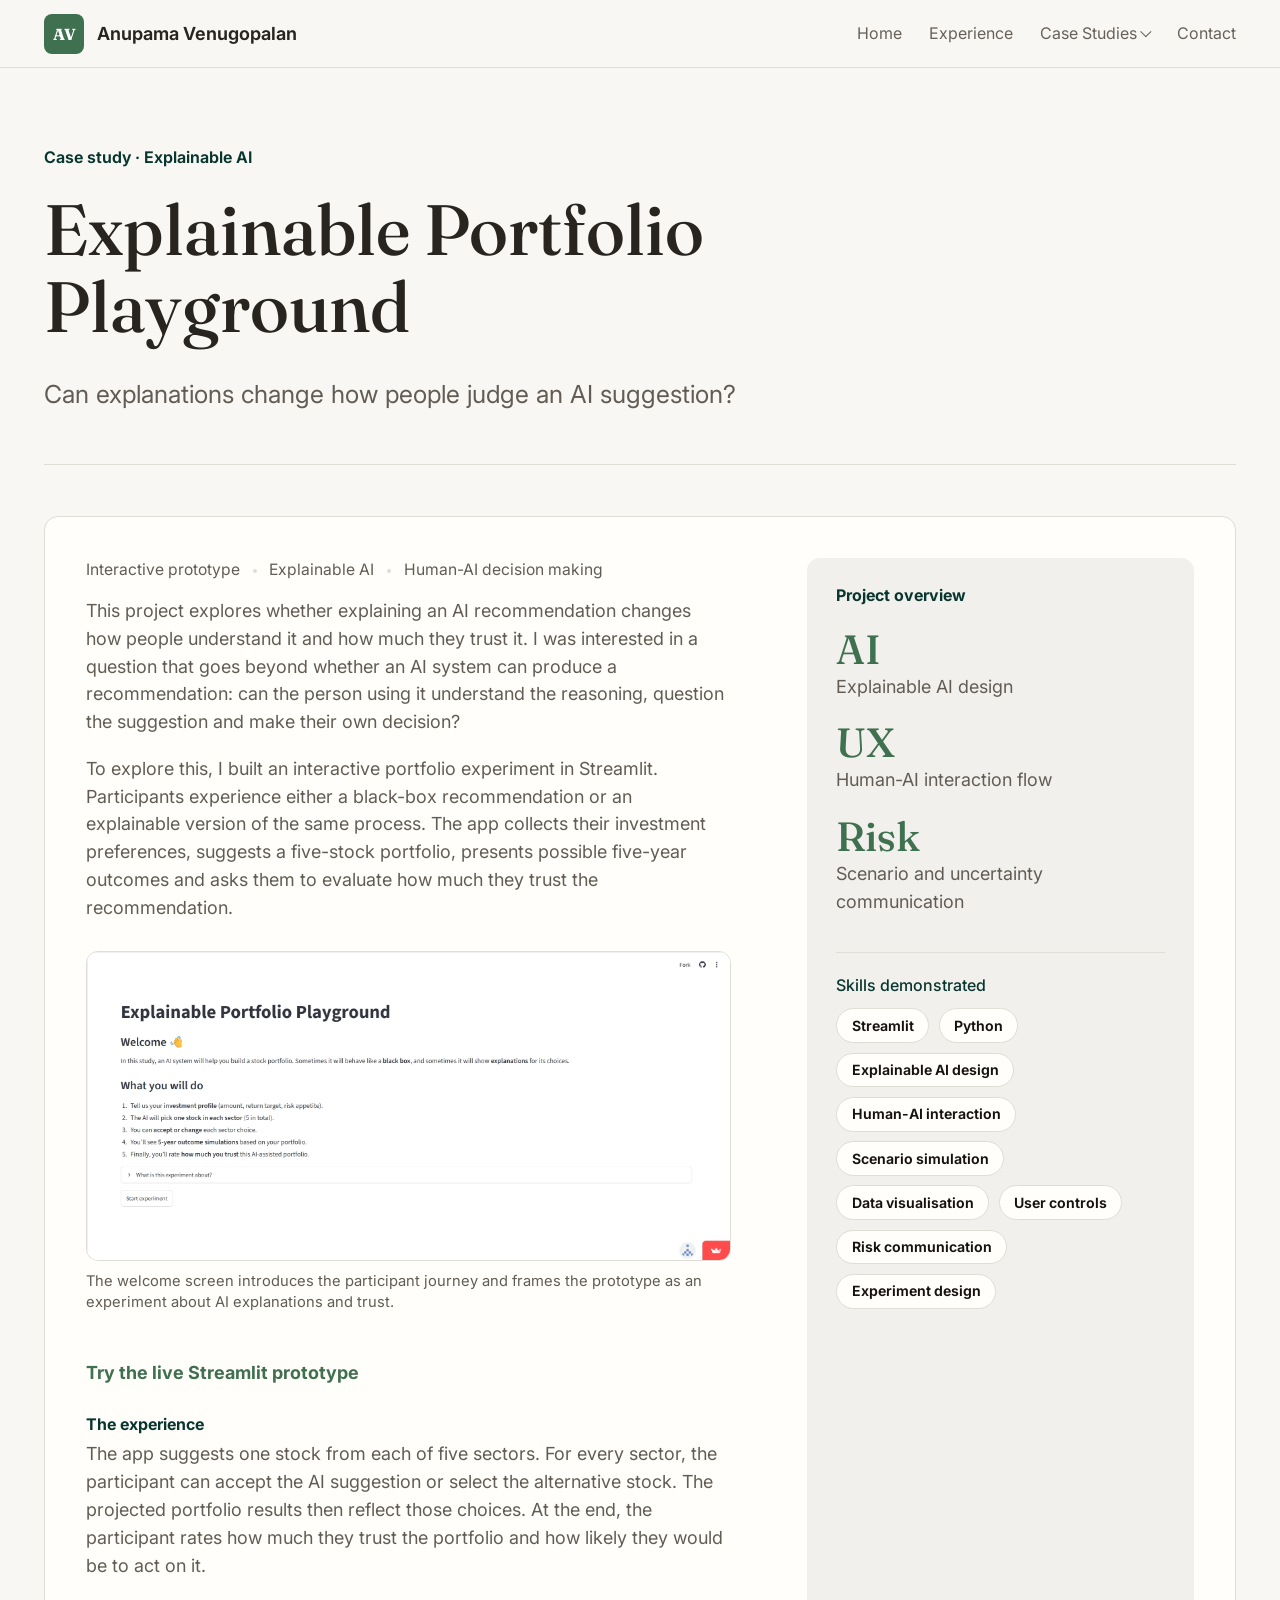
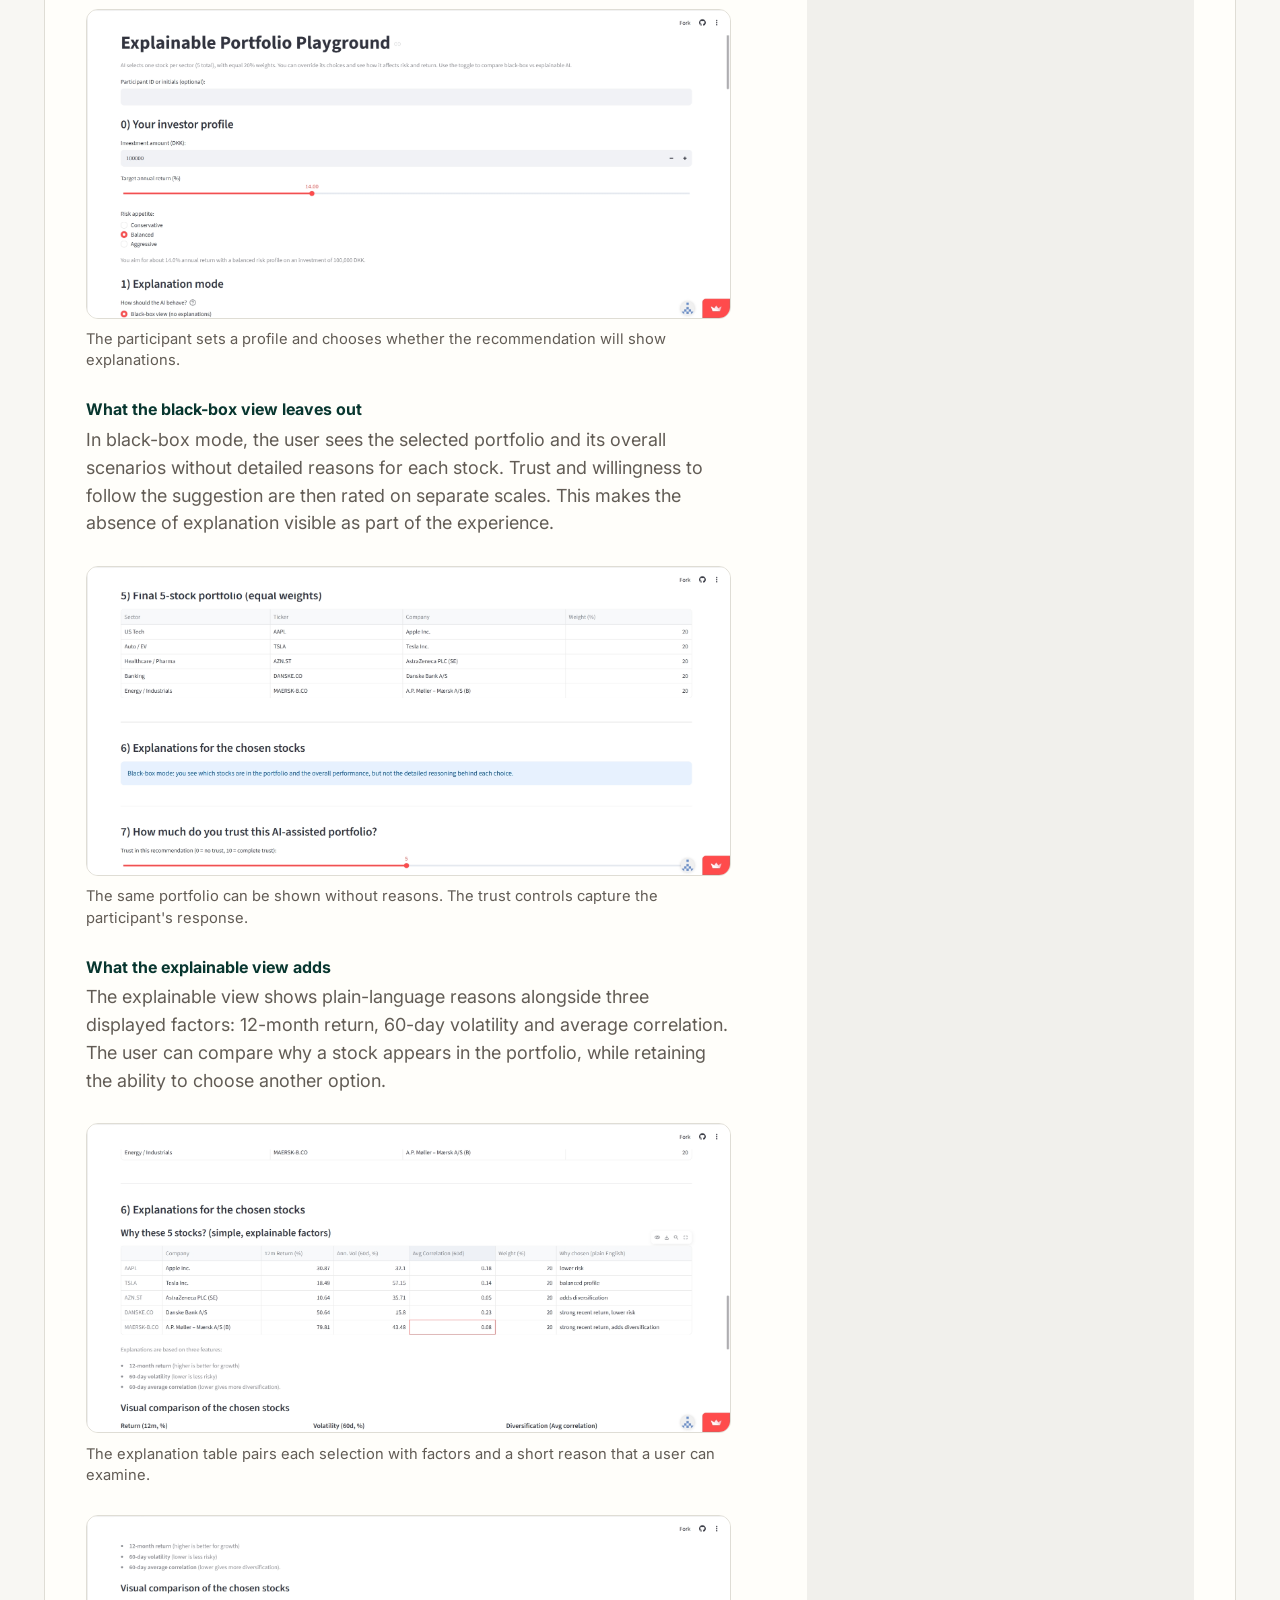
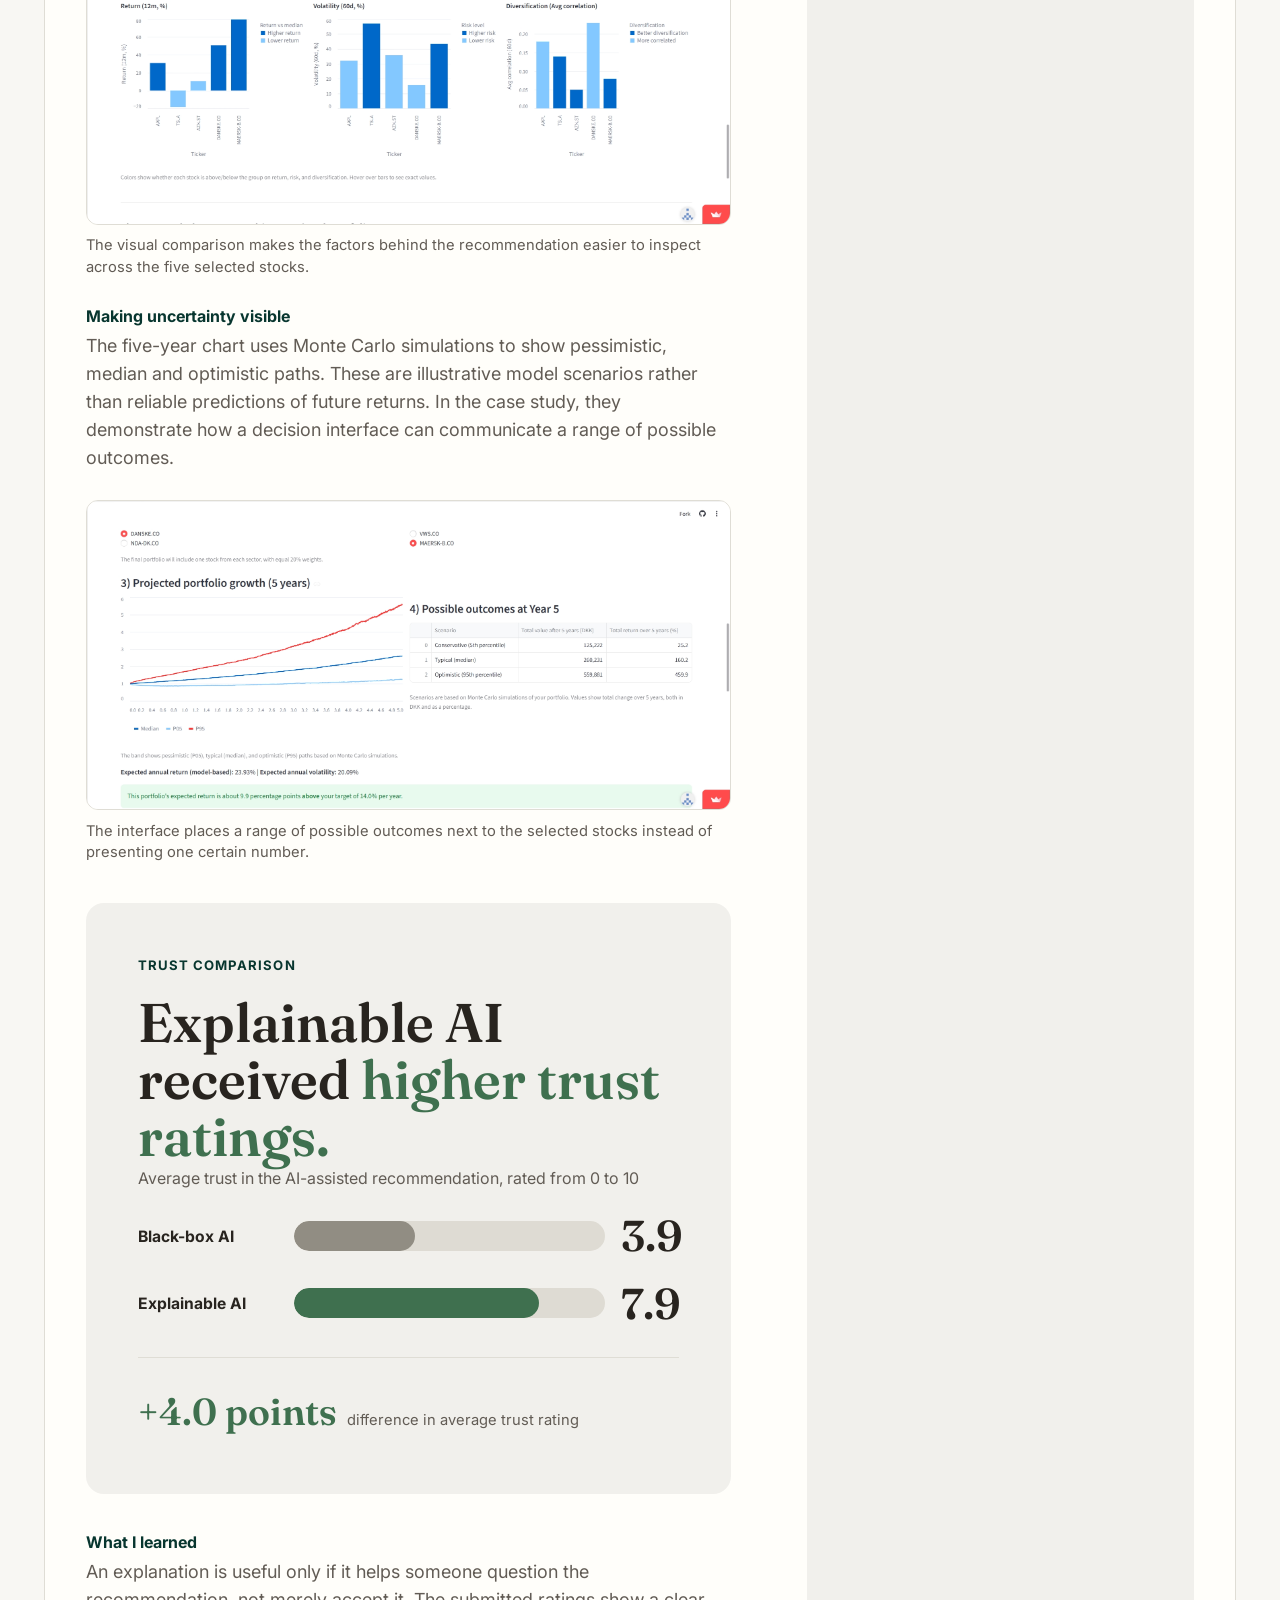
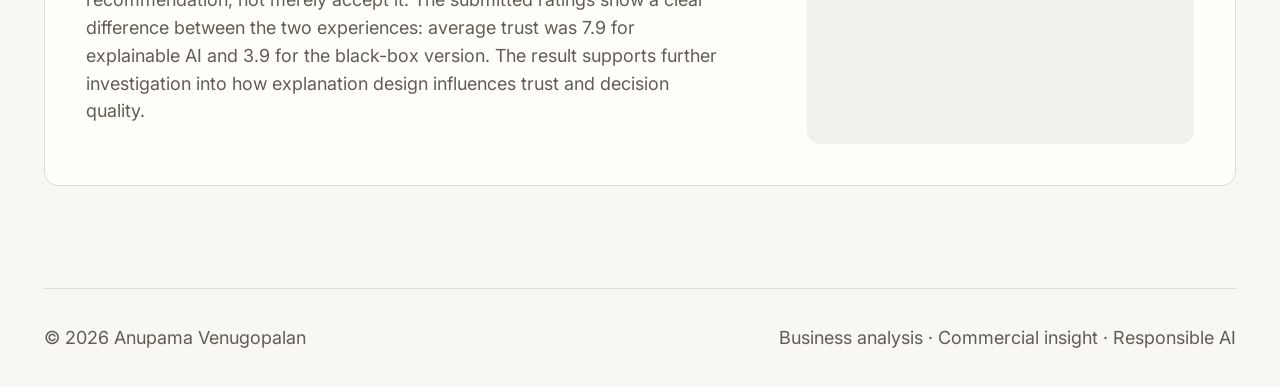
<file: xai/index.html>
<!doctype html>
<html lang="en">
  <head>
    <meta charset="utf-8">
    <meta name="viewport" content="width=device-width, initial-scale=1">
    <meta name="description" content="Explainable Portfolio Playground case study by Anupama Venugopalan.">
    <link rel="canonical" href="https://anupamav.com/xai/">
    <link rel="icon" type="image/png" sizes="32x32" href="/assets/favicon-32x32.png">
    <link rel="icon" type="image/png" sizes="192x192" href="/assets/favicon-192x192.png">
    <link rel="apple-touch-icon" href="/assets/apple-touch-icon.png">
    <title>XAI Case Study | Anupama Venugopalan</title>
    <link rel="preconnect" href="https://fonts.googleapis.com">
    <link rel="preconnect" href="https://fonts.gstatic.com" crossorigin>
    <link href="https://fonts.googleapis.com/css2?family=Fraunces:opsz,wght@9..144,500;9..144,600;9..144,700&family=Inter:wght@400;500;600;700&display=swap" rel="stylesheet">
    <link rel="stylesheet" href="/styles.css">
  </head>
  <body>
    <a class="skip-link" href="#main">Skip to content</a>

    <header class="site-header">
      <div class="header-inner">
        <a class="brand" href="/" aria-label="Anupama Venugopalan home">
          <span class="brand-mark" aria-hidden="true">AV</span>
          <span class="brand-name">Anupama Venugopalan</span>
        </a>

        <button class="nav-toggle" type="button" aria-expanded="false" aria-controls="site-nav">
          <span class="sr-only">Open menu</span>
          <span></span>
          <span></span>
          <span></span>
        </button>

        <nav class="site-nav" id="site-nav" aria-label="Primary navigation">
          <a href="/">Home</a>
          <a href="/experience/">Experience</a>
          <div class="nav-menu">
            <a class="nav-menu-trigger" href="/#case-studies" aria-haspopup="true" aria-current="page">Case Studies</a>
            <div class="nav-submenu" aria-label="Case studies">
              <a href="/olist/">Olist E-commerce</a>
              <a href="/bank-marketing/">Bank Marketing</a>
              <a href="/xai/" aria-current="page">XAI</a>
              <a href="/port-of-esbjerg/">Port of Esbjerg</a>
              <a href="/lush-box/">The Lush Box</a>
            </div>
          </div>
          <a href="/#contact">Contact</a>
        </nav>
      </div>
    </header>

    <main id="main">
      <section class="section page-hero" aria-labelledby="xai-title">
        <p class="eyebrow">Case study · Explainable AI</p>
        <h1 id="xai-title">Explainable Portfolio Playground</h1>
        <p class="lede">Can explanations change how people judge an AI suggestion?</p>
      </section>

      <section class="section case-detail">
        <article class="case-card">
          <div class="case-main">
            <p class="meta"><span>Interactive prototype</span><span>Explainable AI</span><span>Human-AI decision making</span></p>
            <p>This project explores whether explaining an AI recommendation changes how people understand it and how much they trust it. I was interested in a question that goes beyond whether an AI system can produce a recommendation: can the person using it understand the reasoning, question the suggestion and make their own decision?</p>
            <p>To explore this, I built an interactive portfolio experiment in Streamlit. Participants experience either a black-box recommendation or an explainable version of the same process. The app collects their investment preferences, suggests a five-stock portfolio, presents possible five-year outcomes and asks them to evaluate how much they trust the recommendation.</p>
            <figure class="case-image">
              <img src="/assets/xai-welcome.png" alt="Welcome screen explaining the steps in the black-box and explainable AI experiment.">
              <figcaption>The welcome screen introduces the participant journey and frames the prototype as an experiment about AI explanations and trust.</figcaption>
            </figure>
            <p><a class="text-link" href="https://xai-pms-experiment.streamlit.app/" target="_blank" rel="noopener noreferrer">Try the live Streamlit prototype</a></p>
            <h2>The experience</h2>
            <p>The app suggests one stock from each of five sectors. For every sector, the participant can accept the AI suggestion or select the alternative stock. The projected portfolio results then reflect those choices. At the end, the participant rates how much they trust the portfolio and how likely they would be to act on it.</p>
            <figure class="case-image">
              <img src="/assets/xai-profile.png" alt="Investor profile and black-box versus explainable mode selection in the Streamlit prototype.">
              <figcaption>The participant sets a profile and chooses whether the recommendation will show explanations.</figcaption>
            </figure>
            <h2>What the black-box view leaves out</h2>
            <p>In black-box mode, the user sees the selected portfolio and its overall scenarios without detailed reasons for each stock. Trust and willingness to follow the suggestion are then rated on separate scales. This makes the absence of explanation visible as part of the experience.</p>
            <figure class="case-image">
              <img src="/assets/xai-black-box.png" alt="Five-stock portfolio in black-box mode with no reasons shown, followed by trust rating controls.">
              <figcaption>The same portfolio can be shown without reasons. The trust controls capture the participant&apos;s response.</figcaption>
            </figure>
            <h2>What the explainable view adds</h2>
            <p>The explainable view shows plain-language reasons alongside three displayed factors: 12-month return, 60-day volatility and average correlation. The user can compare why a stock appears in the portfolio, while retaining the ability to choose another option.</p>
            <figure class="case-image">
              <img src="/assets/xai-explanations.png" alt="Explainable portfolio view showing a reason for each selected stock and numerical factors.">
              <figcaption>The explanation table pairs each selection with factors and a short reason that a user can examine.</figcaption>
            </figure>
            <figure class="case-image">
              <img src="/assets/xai-factor-comparison.png" alt="Charts comparing selected stocks by return, volatility and average correlation.">
              <figcaption>The visual comparison makes the factors behind the recommendation easier to inspect across the five selected stocks.</figcaption>
            </figure>
            <h2>Making uncertainty visible</h2>
            <p>The five-year chart uses Monte Carlo simulations to show pessimistic, median and optimistic paths. These are illustrative model scenarios rather than reliable predictions of future returns. In the case study, they demonstrate how a decision interface can communicate a range of possible outcomes.</p>
            <figure class="case-image">
              <img src="/assets/xai-growth-outcomes.png" alt="Five-year Monte Carlo portfolio chart and table of illustrative year-five outcomes.">
              <figcaption>The interface places a range of possible outcomes next to the selected stocks instead of presenting one certain number.</figcaption>
            </figure>
            <section class="trust-infographic" aria-labelledby="trust-results-title">
              <p class="trust-eyebrow">Trust comparison</p>
              <h2 id="trust-results-title">Explainable AI received <span>higher trust ratings.</span></h2>
              <p class="trust-measure">Average trust in the AI-assisted recommendation, rated from 0 to 10</p>
              <div class="trust-row">
                <div class="trust-label"><strong>Black-box AI</strong></div>
                <div class="trust-track" role="img" aria-label="Black-box AI average trust: 3.9 out of 10"><div class="trust-bar" style="width:39%"></div></div>
                <div class="trust-value">3.9</div>
              </div>
              <div class="trust-row explainable">
                <div class="trust-label"><strong>Explainable AI</strong></div>
                <div class="trust-track" role="img" aria-label="Explainable AI average trust: 7.9 out of 10"><div class="trust-bar" style="width:79%"></div></div>
                <div class="trust-value">7.9</div>
              </div>
              <div class="trust-difference"><strong>+4.0 points</strong><span>difference in average trust rating</span></div>
            </section>
            <h2>What I learned</h2>
            <p>An explanation is useful only if it helps someone question the recommendation, not merely accept it. The submitted ratings show a clear difference between the two experiences: average trust was 7.9 for explainable AI and 3.9 for the black-box version. The result supports further investigation into how explanation design influences trust and decision quality.</p>
          </div>
          <aside class="outcomes" aria-label="Explainable Portfolio Playground details">
            <h2>Project overview</h2>
            <dl>
              <div><dt>AI</dt><dd>Explainable AI design</dd></div>
              <div><dt>UX</dt><dd>Human-AI interaction flow</dd></div>
              <div><dt>Risk</dt><dd>Scenario and uncertainty communication</dd></div>
            </dl>
            <div class="aside-skills">
              <h3>Skills demonstrated</h3>
              <ul class="tags" aria-label="Skills demonstrated">
                <li>Streamlit</li>
                <li>Python</li>
                <li>Explainable AI design</li>
                <li>Human-AI interaction</li>
                <li>Scenario simulation</li>
                <li>Data visualisation</li>
                <li>User controls</li>
                <li>Risk communication</li>
                <li>Experiment design</li>
              </ul>
            </div>
          </aside>
        </article>
      </section>
    </main>

    <footer class="site-footer">
      <p>© <span id="year">2026</span> Anupama Venugopalan</p>
      <p>Business analysis · Commercial insight · Responsible AI</p>
    </footer>

    <script src="/script.js"></script>
    <!-- Cloudflare Web Analytics -->
    <script type="module" src="https://static.cloudflareinsights.com/beacon.min.js" data-cf-beacon='{"token":"94f9cf57677042eca44cfb797f68225d"}'></script>
    <!-- End Cloudflare Web Analytics -->
  </body>
</html>
</file>
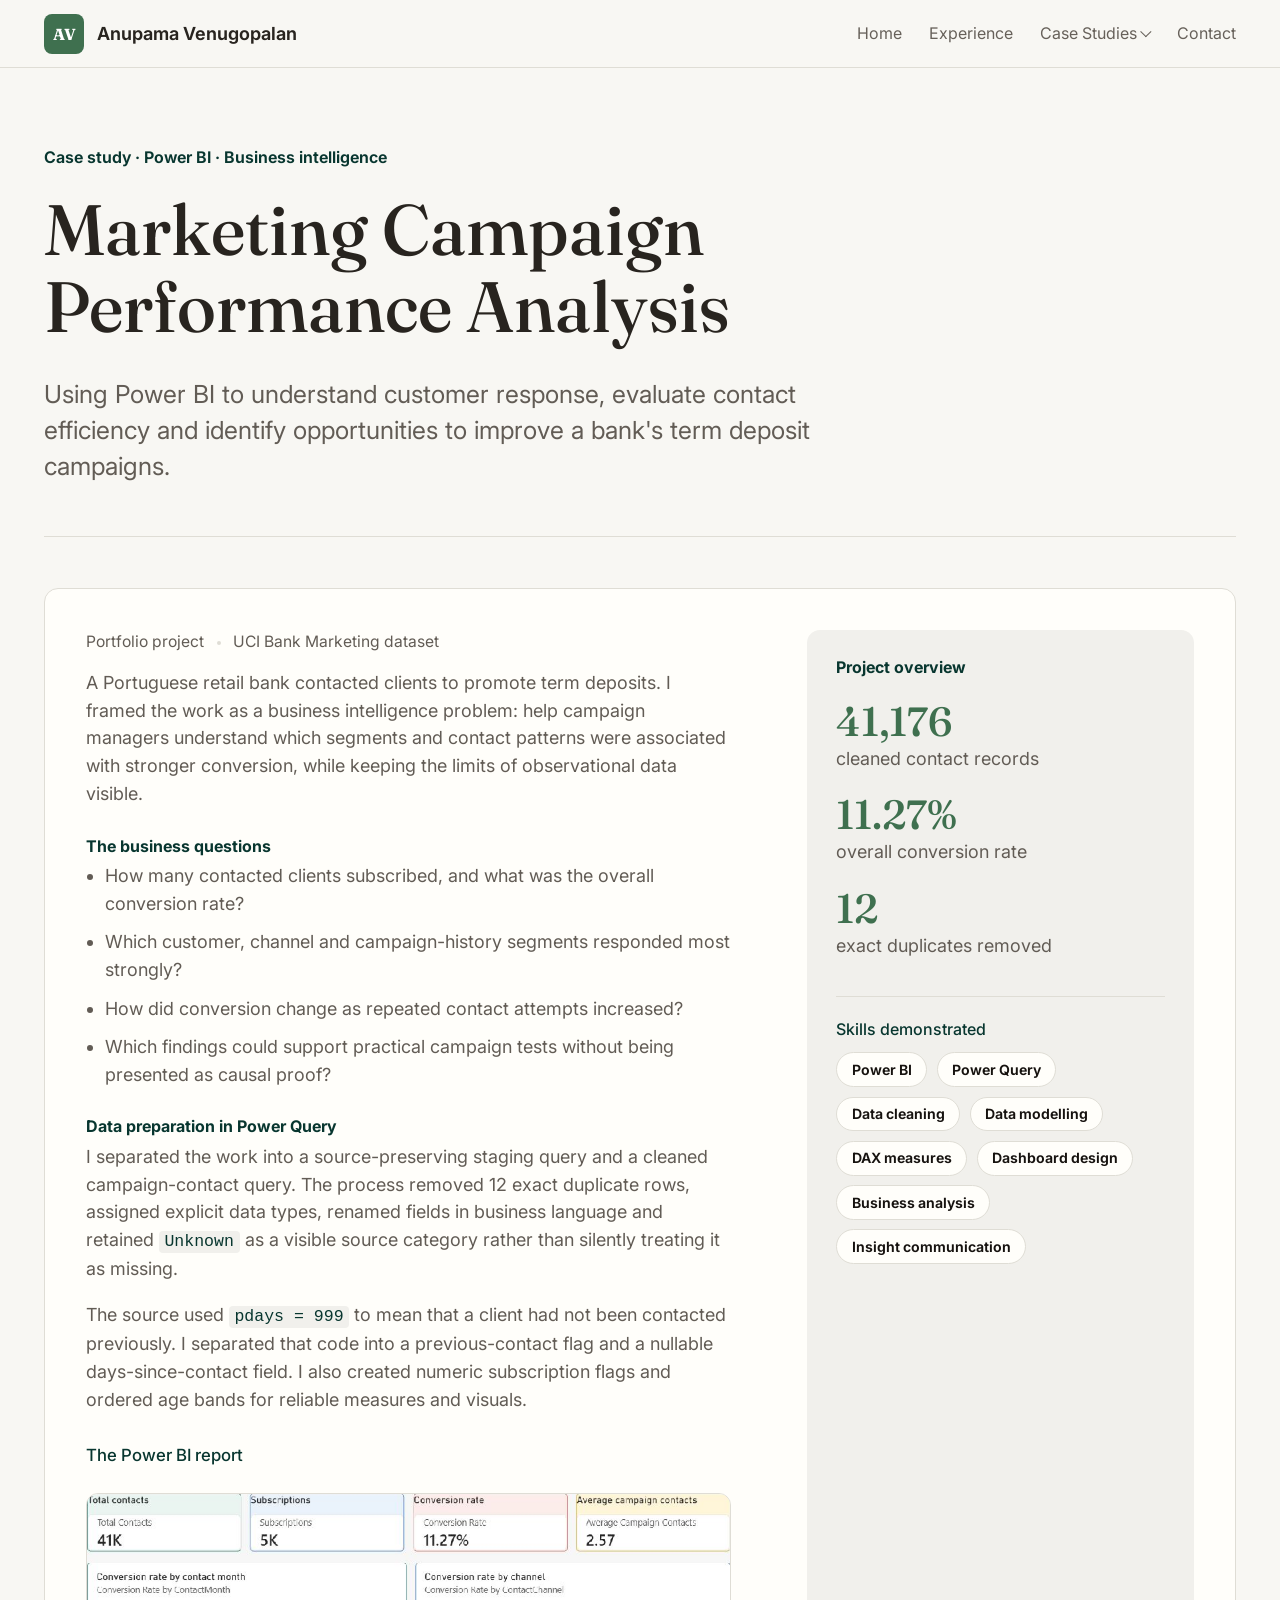
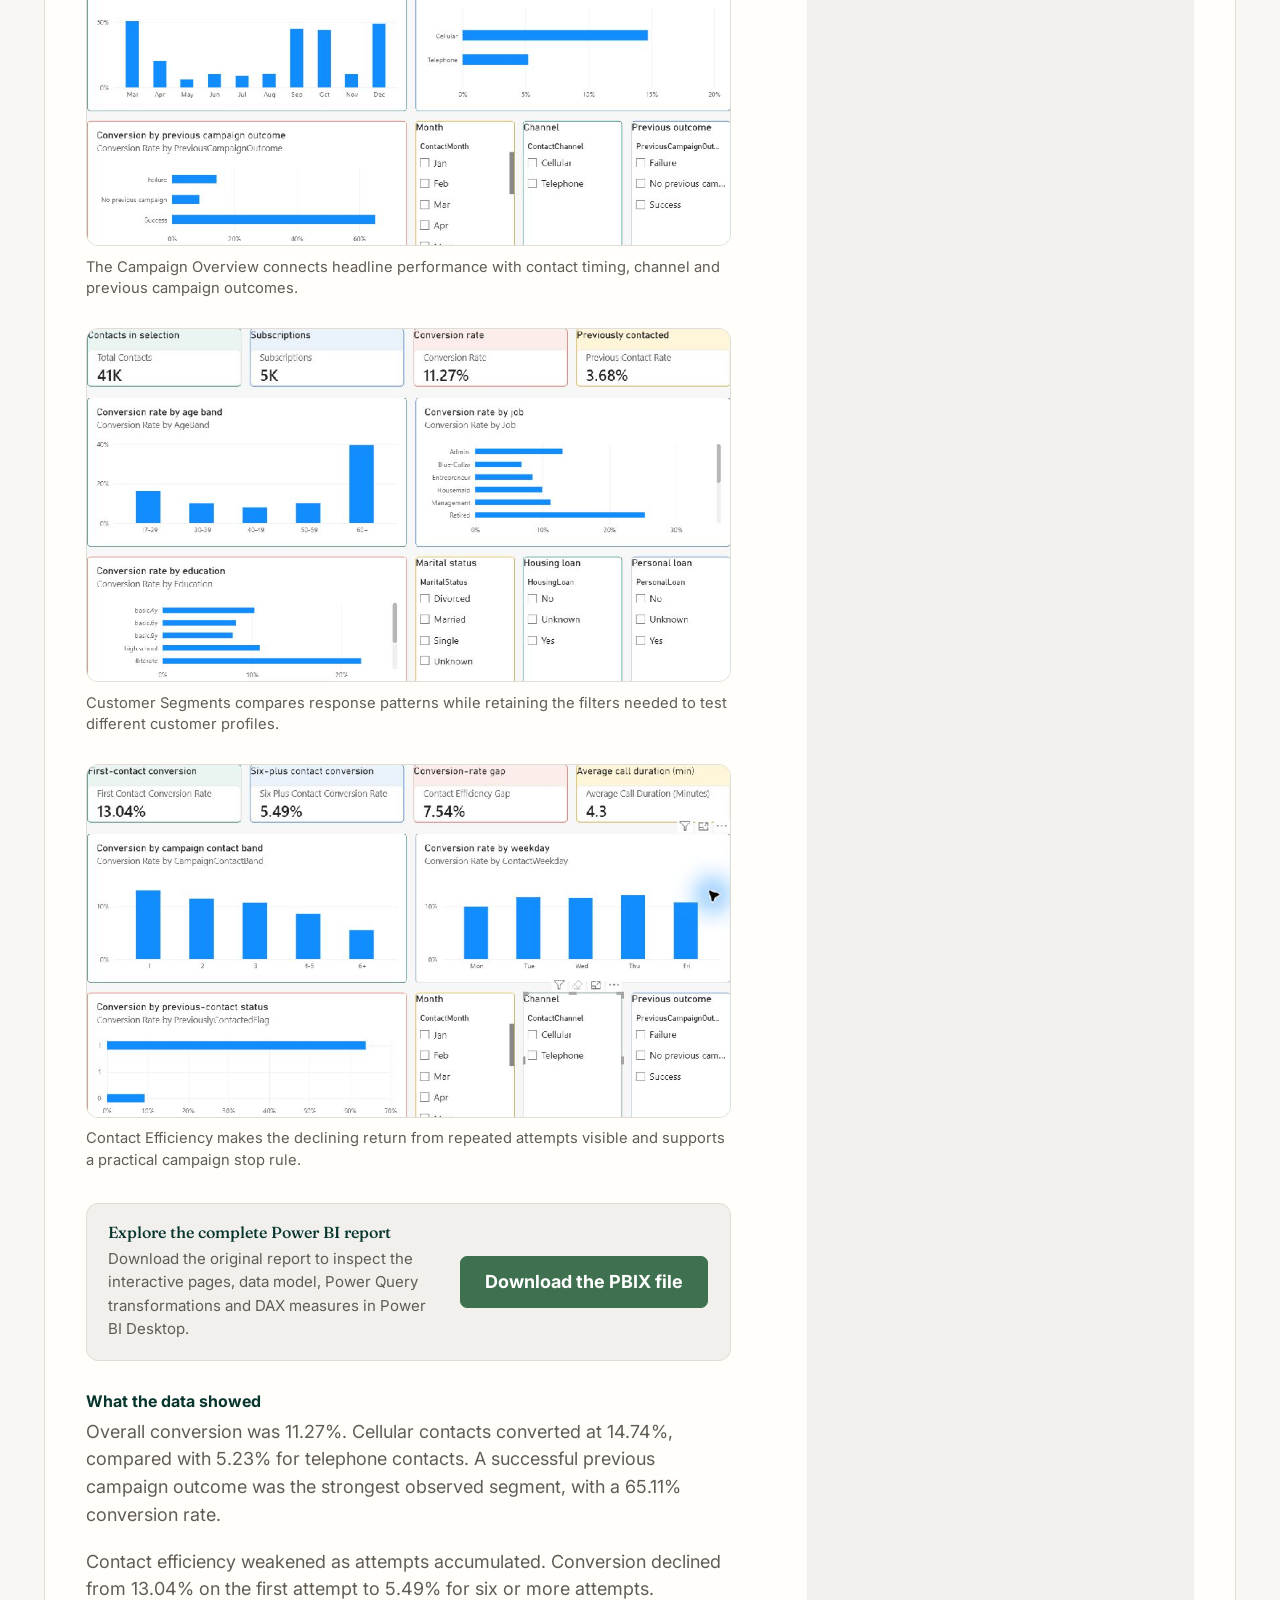
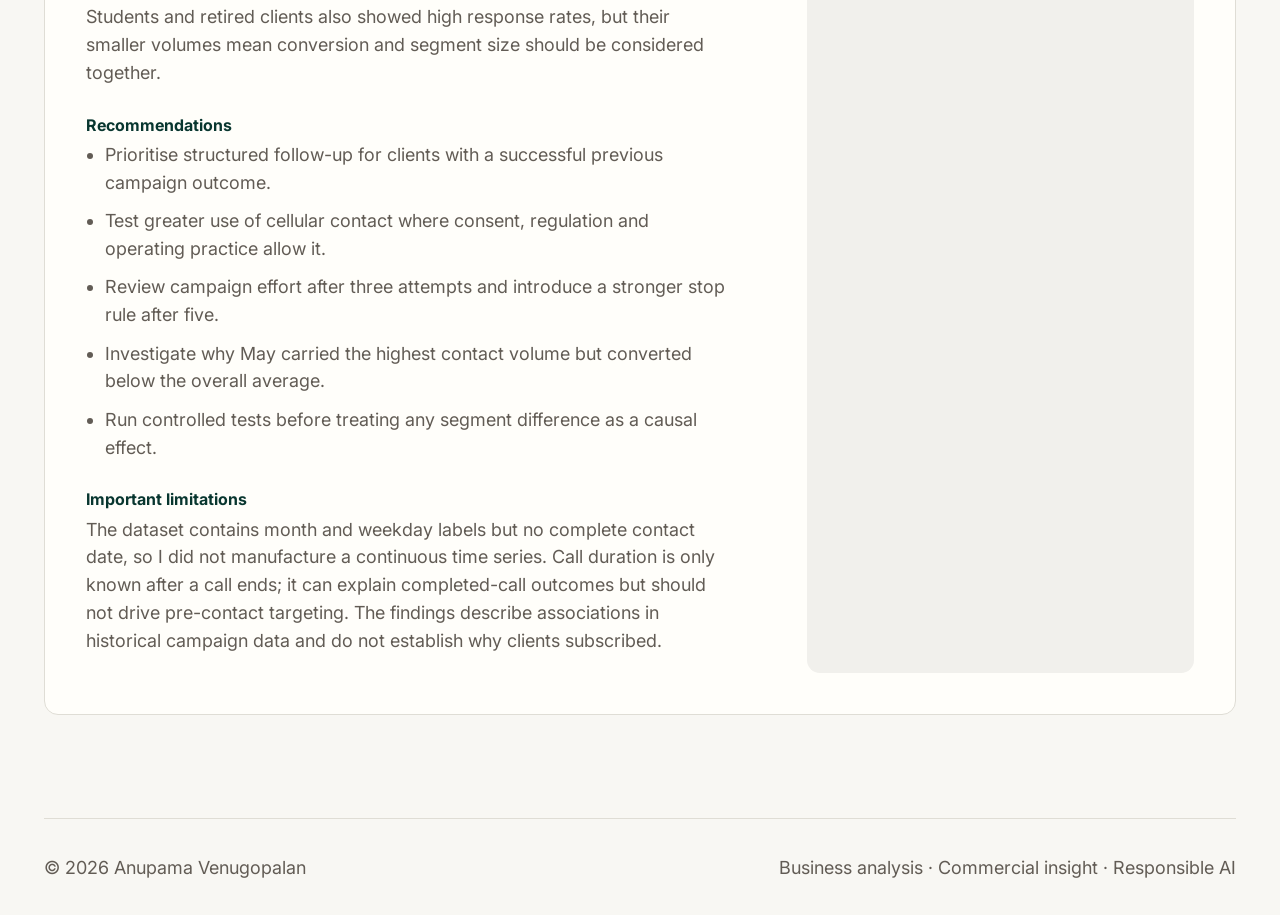
<file: bank-marketing.html>
<!doctype html>
<html lang="en">
  <head>
    <meta charset="utf-8">
    <meta name="viewport" content="width=device-width, initial-scale=1">
    <link rel="icon" type="image/png" sizes="32x32" href="/assets/favicon-32x32.png">
    <link rel="icon" type="image/png" sizes="192x192" href="/assets/favicon-192x192.png">
    <link rel="apple-touch-icon" href="/assets/apple-touch-icon.png">
    <title>Bank Marketing | Anupama Venugopalan</title>
    <link rel="canonical" href="https://anupamav.com/bank-marketing/">
    <meta http-equiv="refresh" content="0; url=/bank-marketing/">
    <script>window.location.replace('/bank-marketing/' + window.location.search + window.location.hash);</script>
  </head>
  <body><p><a href="/bank-marketing/">Continue to the Bank Marketing case study</a></p></body>
</html>
</file>
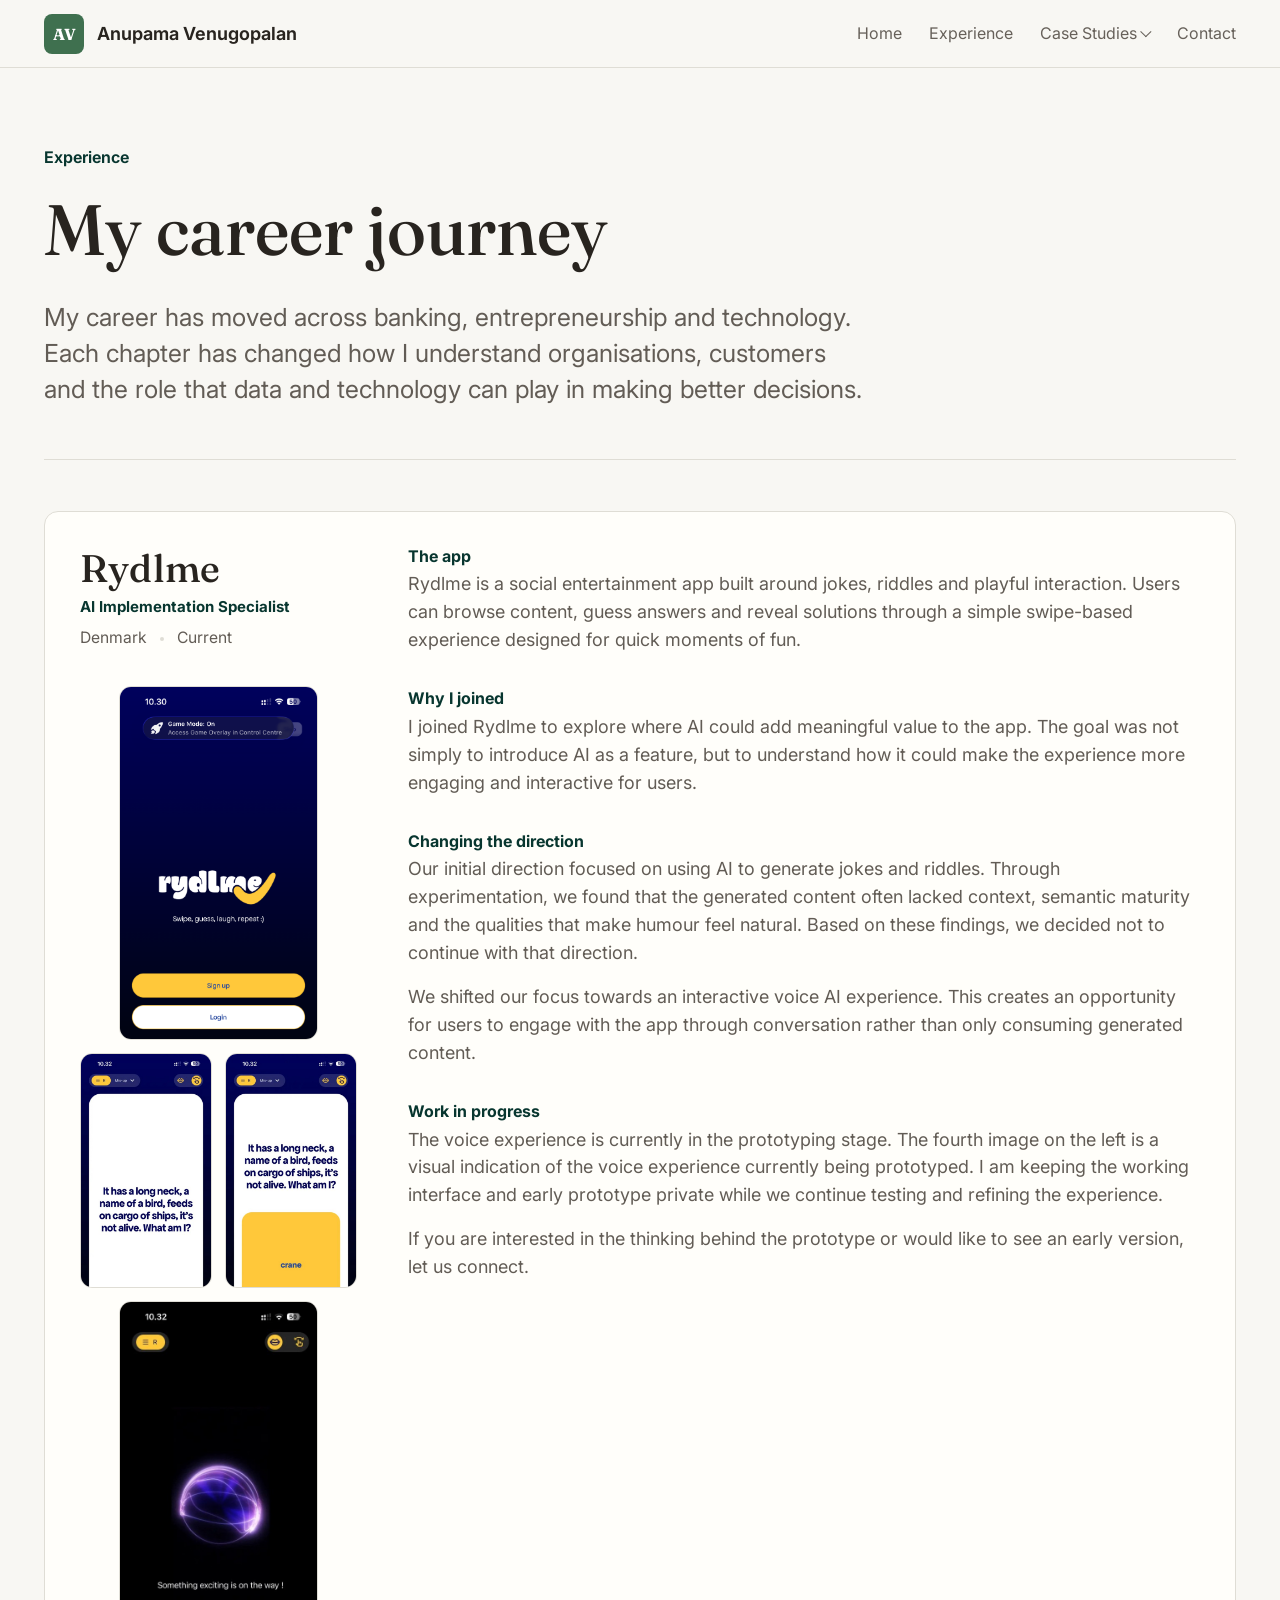
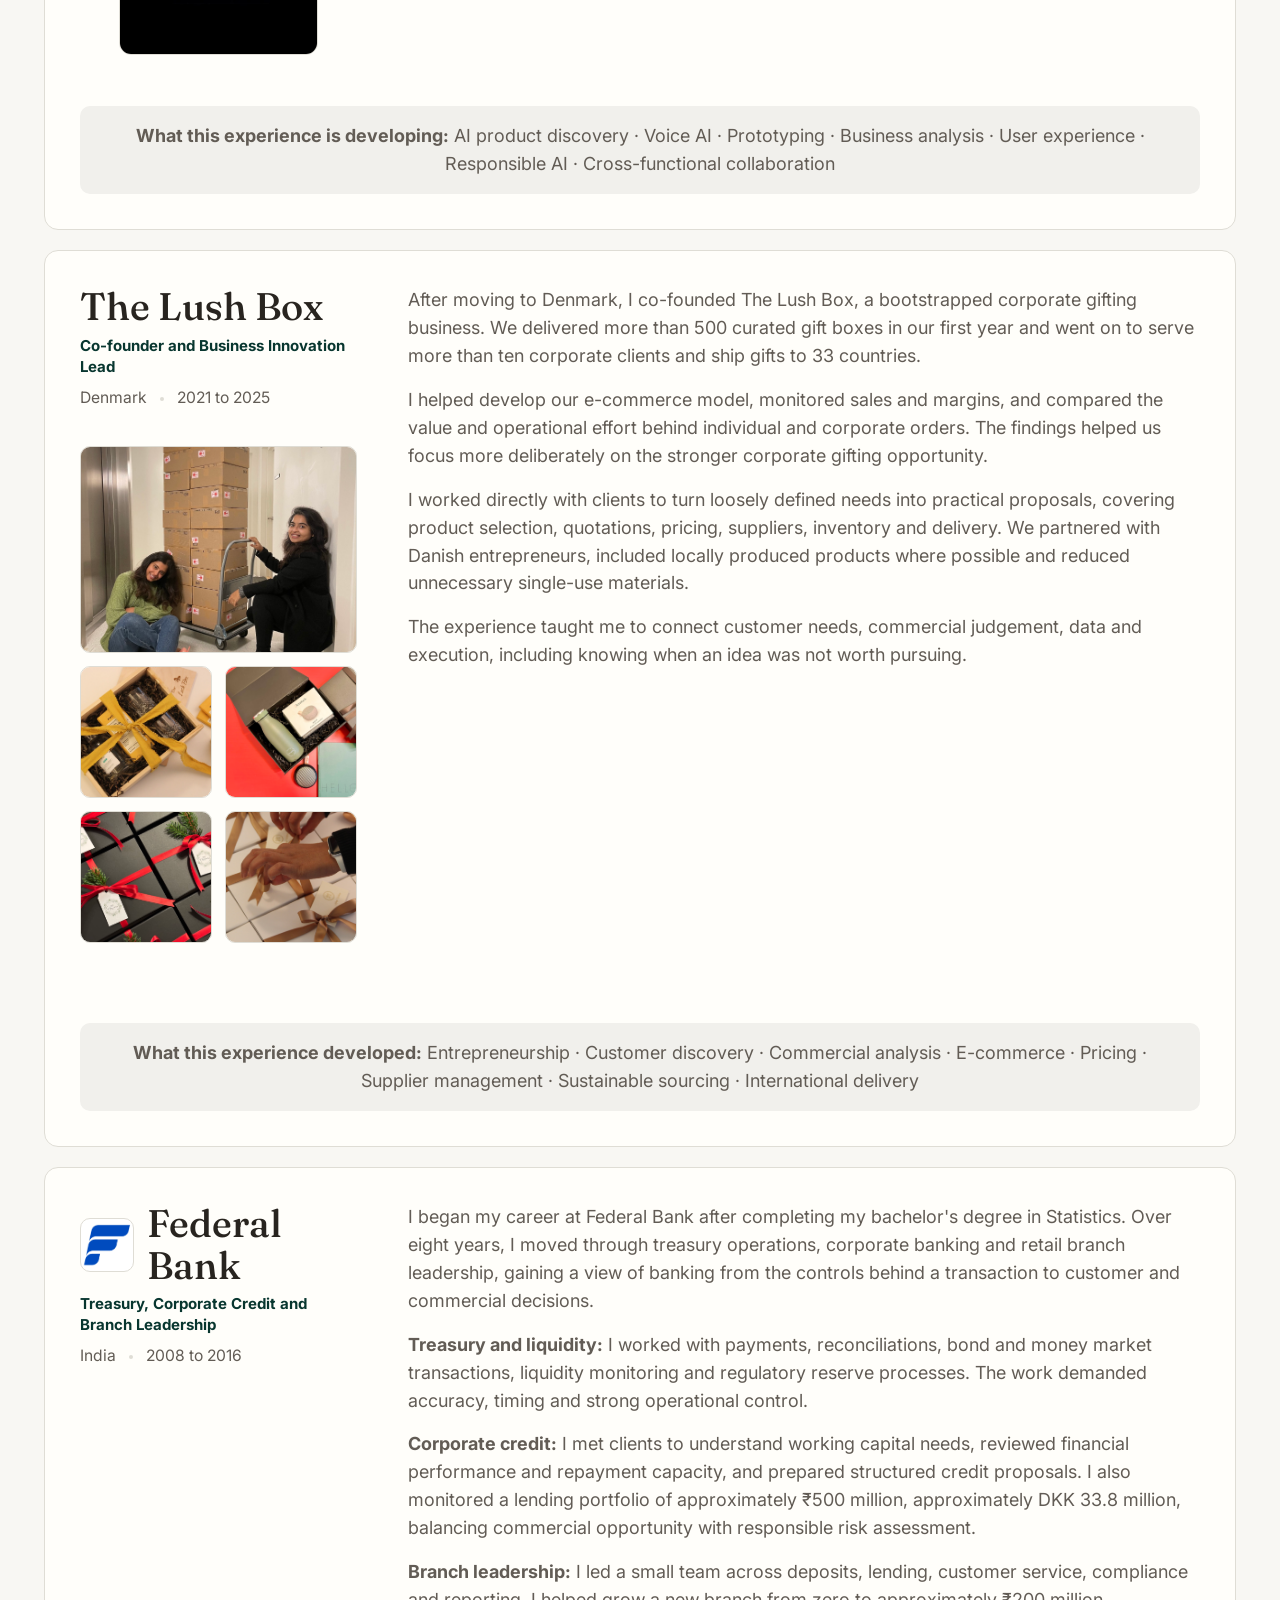
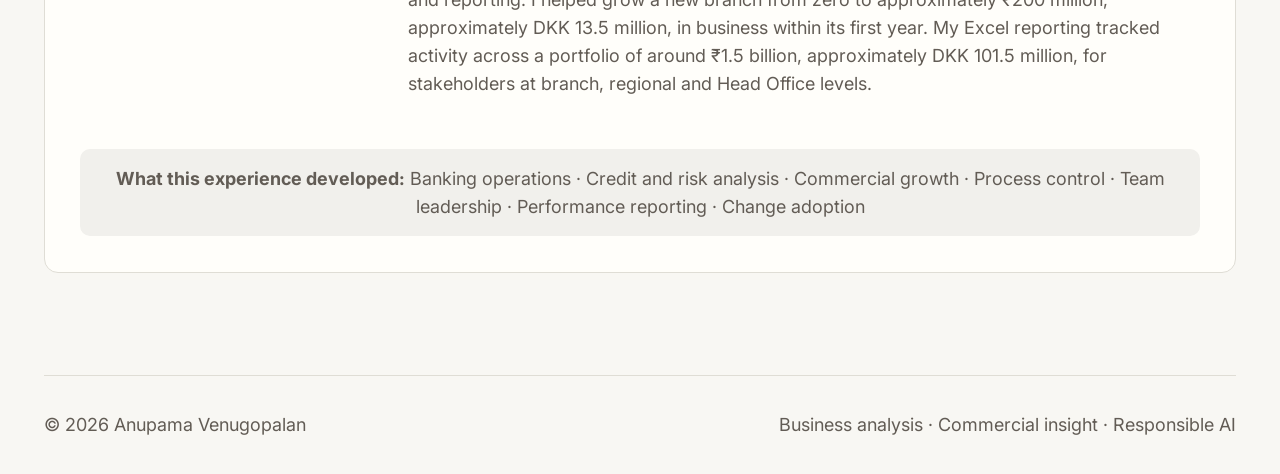
<file: experience.html>
<!doctype html>
<html lang="en">
  <head>
    <meta charset="utf-8">
    <meta name="viewport" content="width=device-width, initial-scale=1">
    <link rel="icon" type="image/png" sizes="32x32" href="/assets/favicon-32x32.png">
    <link rel="icon" type="image/png" sizes="192x192" href="/assets/favicon-192x192.png">
    <link rel="apple-touch-icon" href="/assets/apple-touch-icon.png">
    <title>Experience | Anupama Venugopalan</title>
    <link rel="canonical" href="https://anupamav.com/experience/">
    <meta http-equiv="refresh" content="0; url=/experience/">
    <script>window.location.replace('/experience/' + window.location.search + window.location.hash);</script>
  </head>
  <body><p><a href="/experience/">Continue to Experience</a></p></body>
</html>
</file>
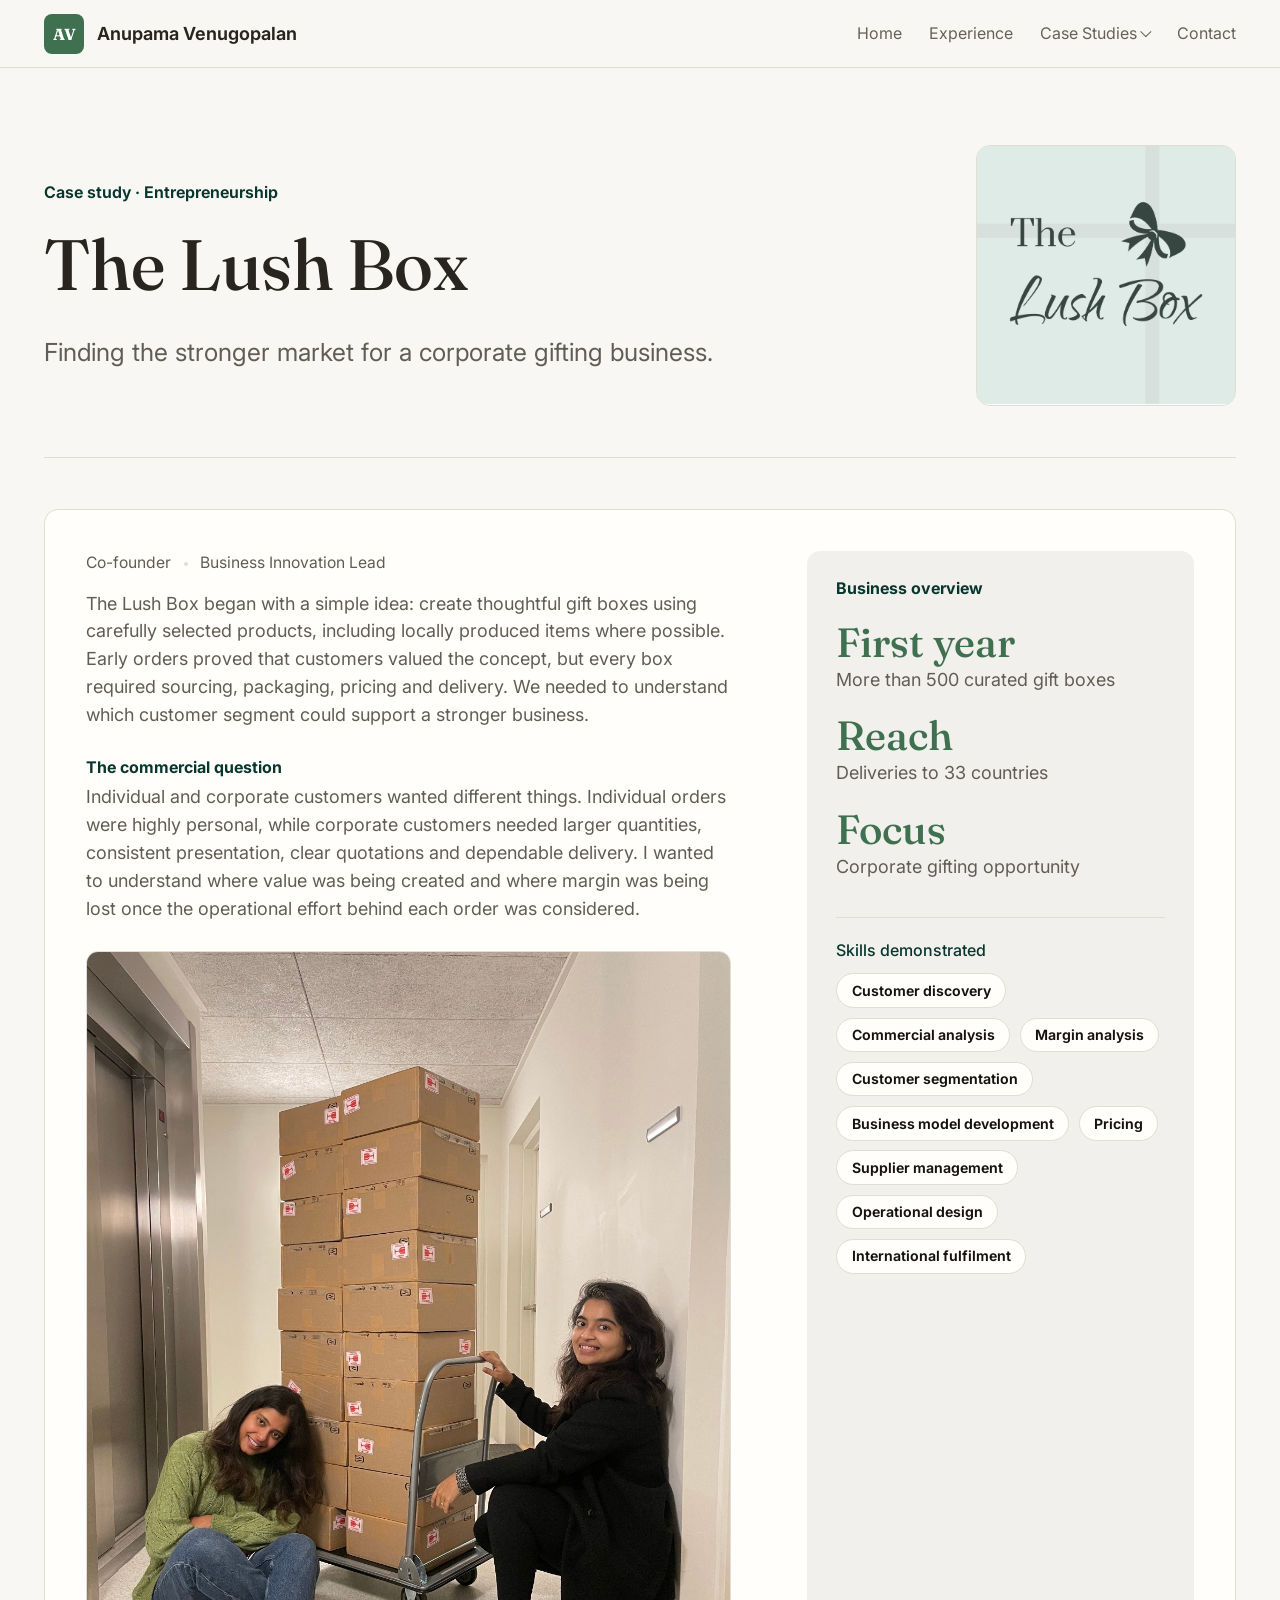
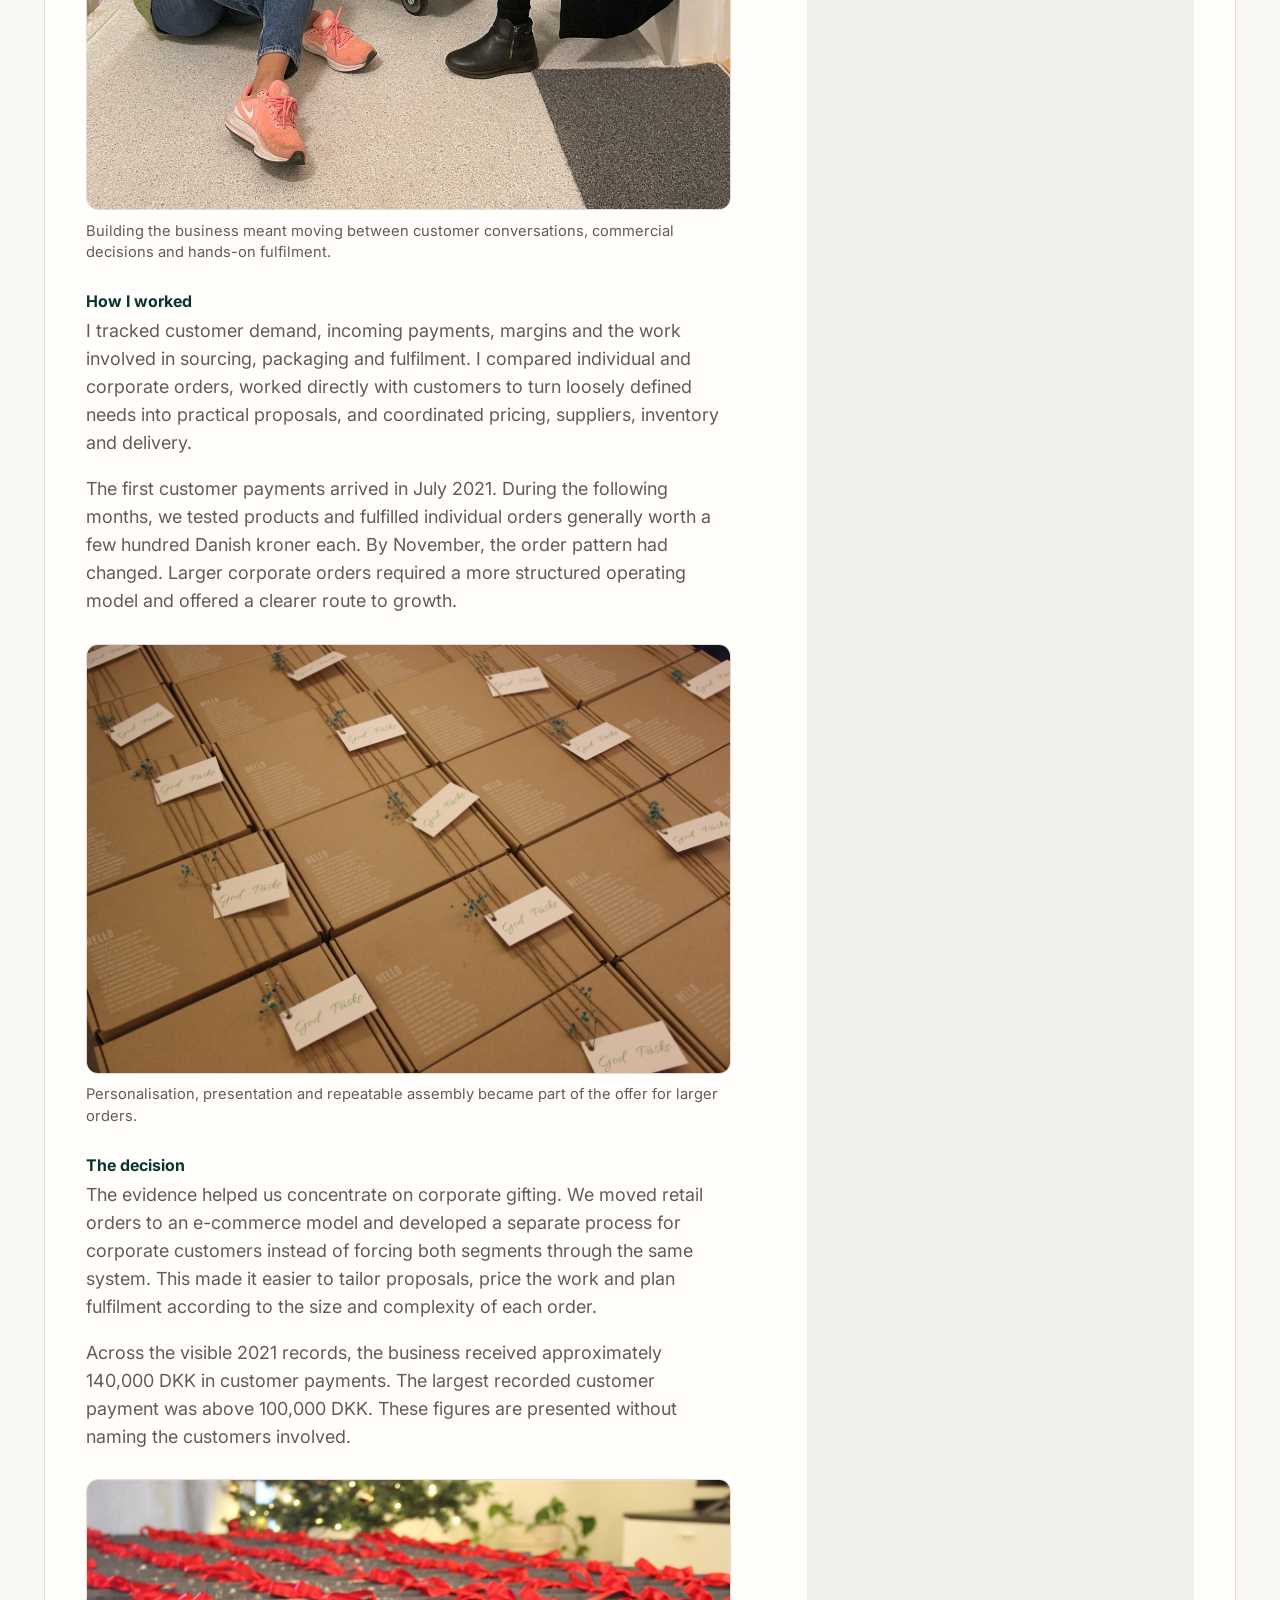
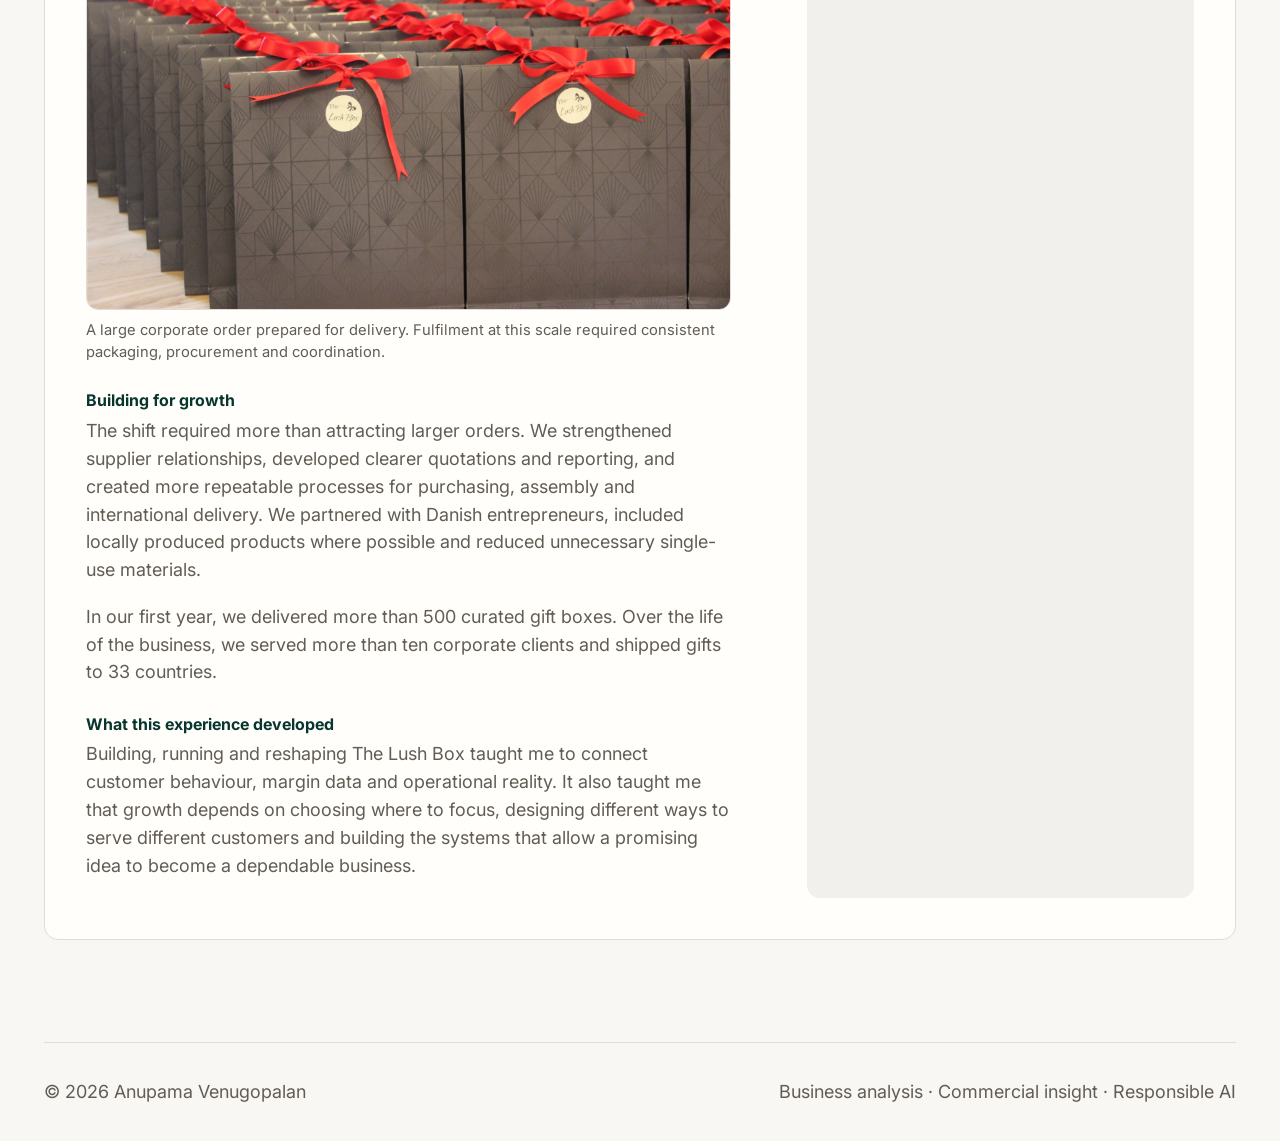
<file: lush-box.html>
<!doctype html>
<html lang="en">
  <head>
    <meta charset="utf-8">
    <meta name="viewport" content="width=device-width, initial-scale=1">
    <link rel="icon" type="image/png" sizes="32x32" href="/assets/favicon-32x32.png">
    <link rel="icon" type="image/png" sizes="192x192" href="/assets/favicon-192x192.png">
    <link rel="apple-touch-icon" href="/assets/apple-touch-icon.png">
    <title>The Lush Box Case Study | Anupama Venugopalan</title>
    <link rel="canonical" href="https://anupamav.com/lush-box/">
    <meta http-equiv="refresh" content="0; url=/lush-box/">
    <script>window.location.replace('/lush-box/' + window.location.search + window.location.hash);</script>
  </head>
  <body><p><a href="/lush-box/">Continue to The Lush Box case study</a></p></body>
</html>
</file>
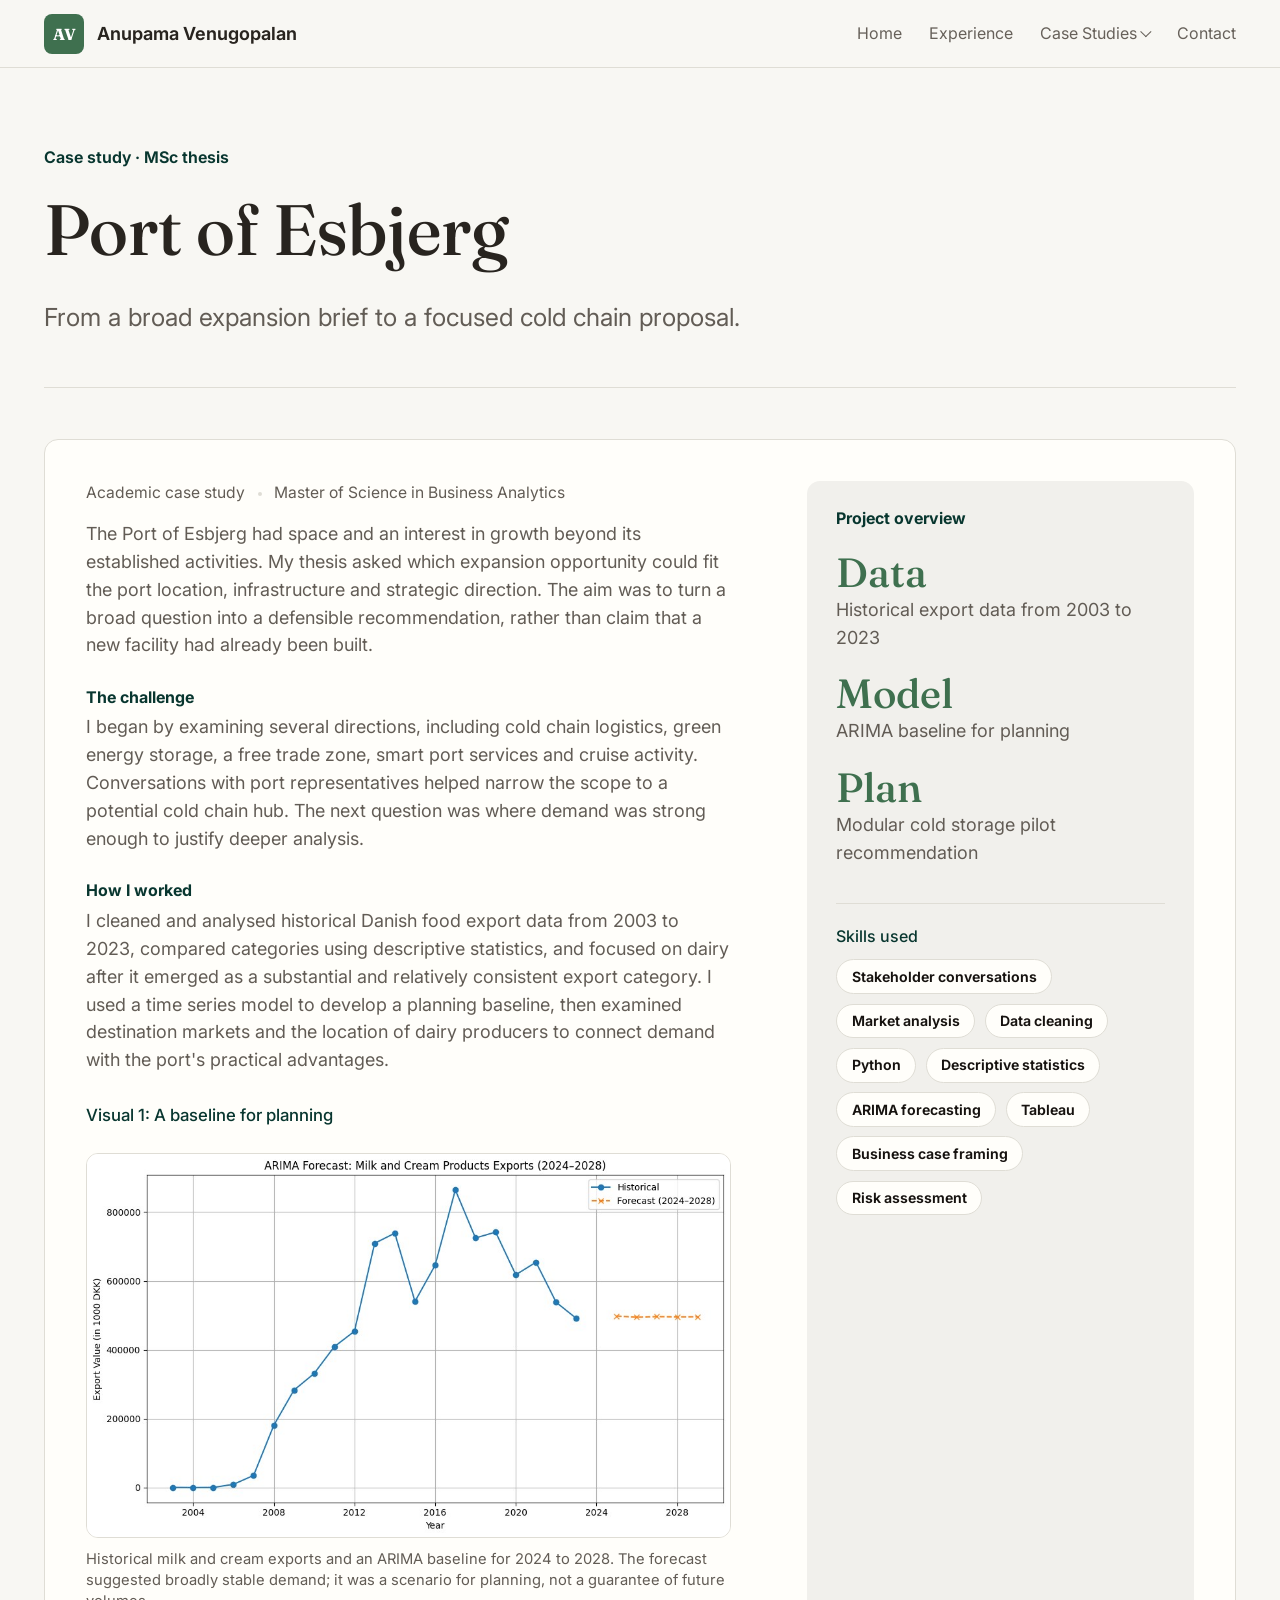
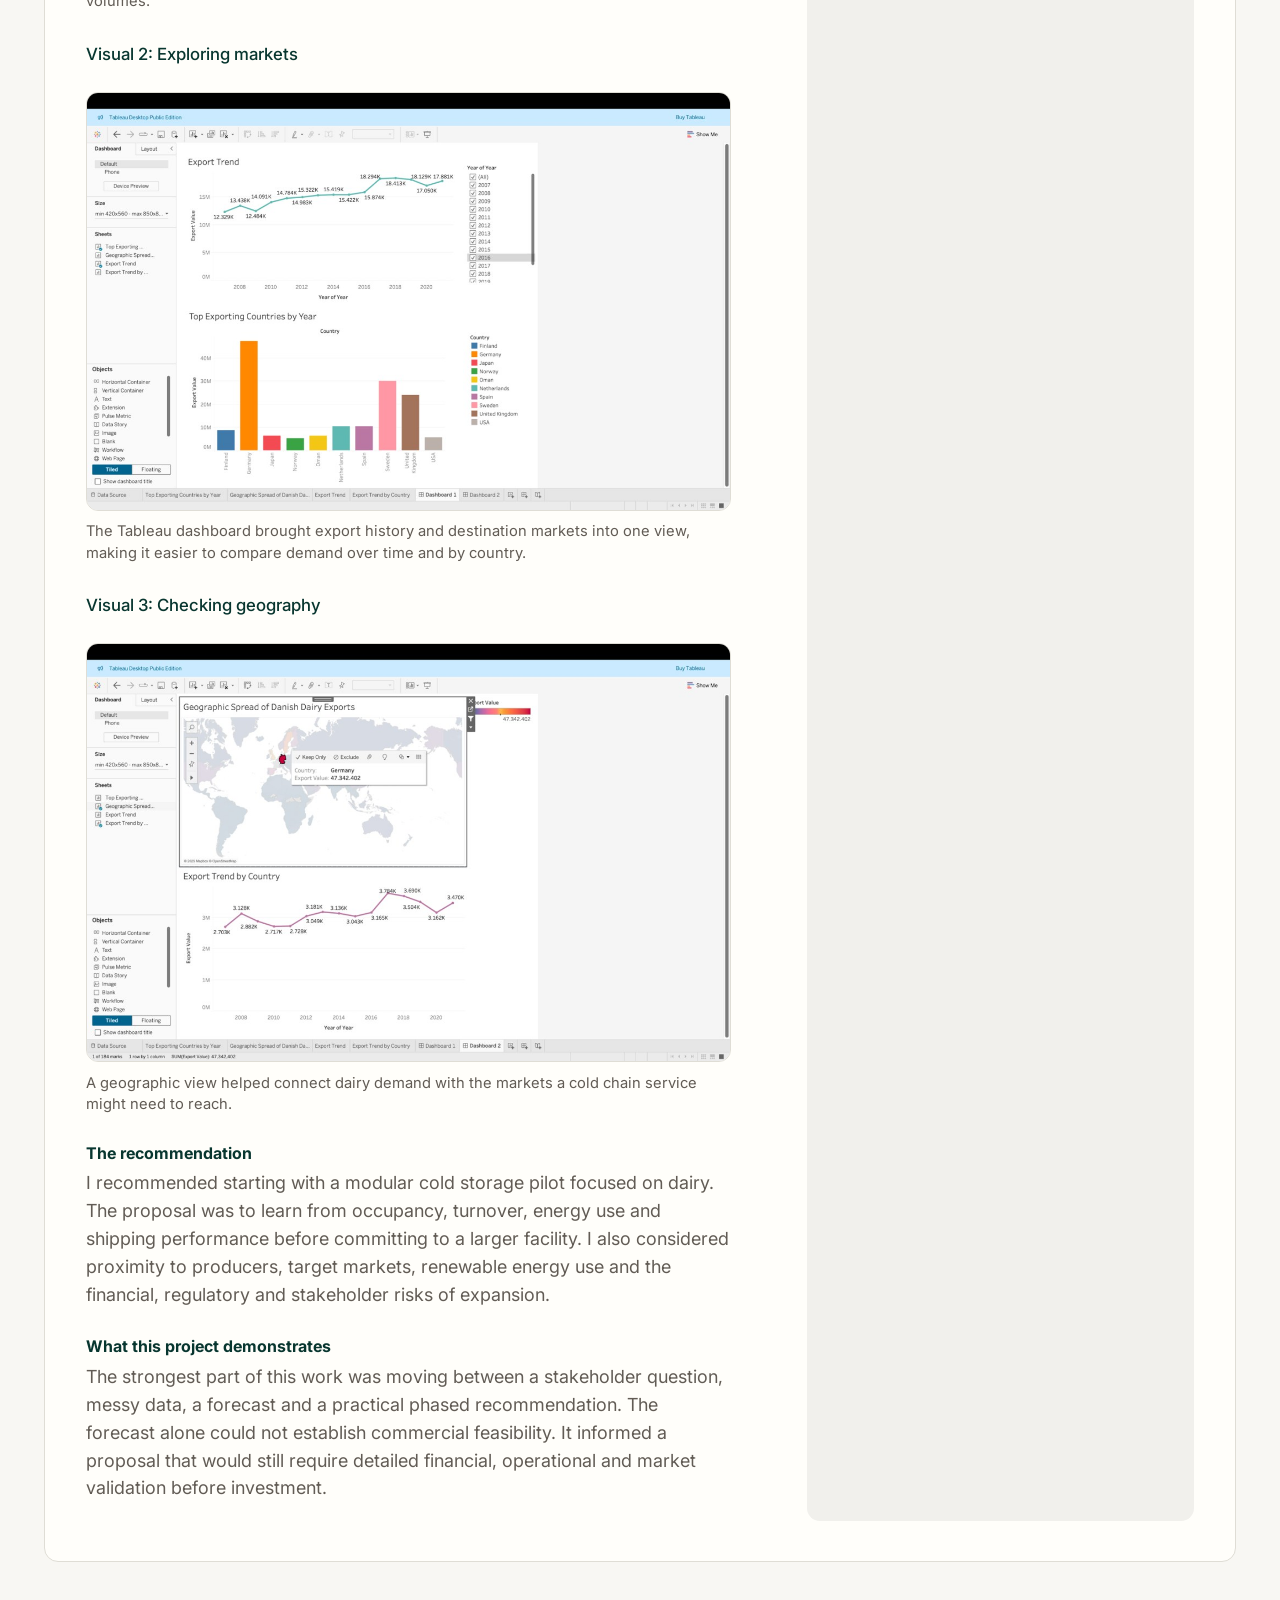
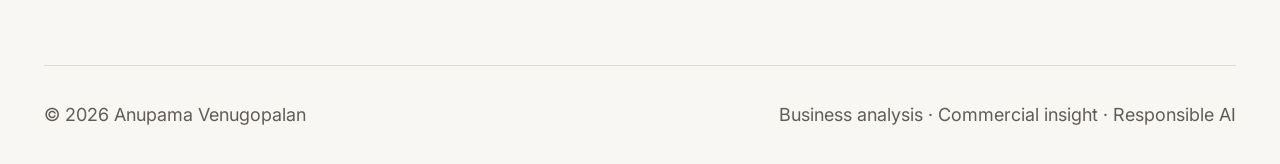
<file: port-of-esbjerg.html>
<!doctype html>
<html lang="en">
  <head>
    <meta charset="utf-8">
    <meta name="viewport" content="width=device-width, initial-scale=1">
    <link rel="icon" type="image/png" sizes="32x32" href="/assets/favicon-32x32.png">
    <link rel="icon" type="image/png" sizes="192x192" href="/assets/favicon-192x192.png">
    <link rel="apple-touch-icon" href="/assets/apple-touch-icon.png">
    <title>Port of Esbjerg | Anupama Venugopalan</title>
    <link rel="canonical" href="https://anupamav.com/port-of-esbjerg/">
    <meta http-equiv="refresh" content="0; url=/port-of-esbjerg/">
    <script>window.location.replace('/port-of-esbjerg/' + window.location.search + window.location.hash);</script>
  </head>
  <body><p><a href="/port-of-esbjerg/">Continue to the Port of Esbjerg case study</a></p></body>
</html>
</file>
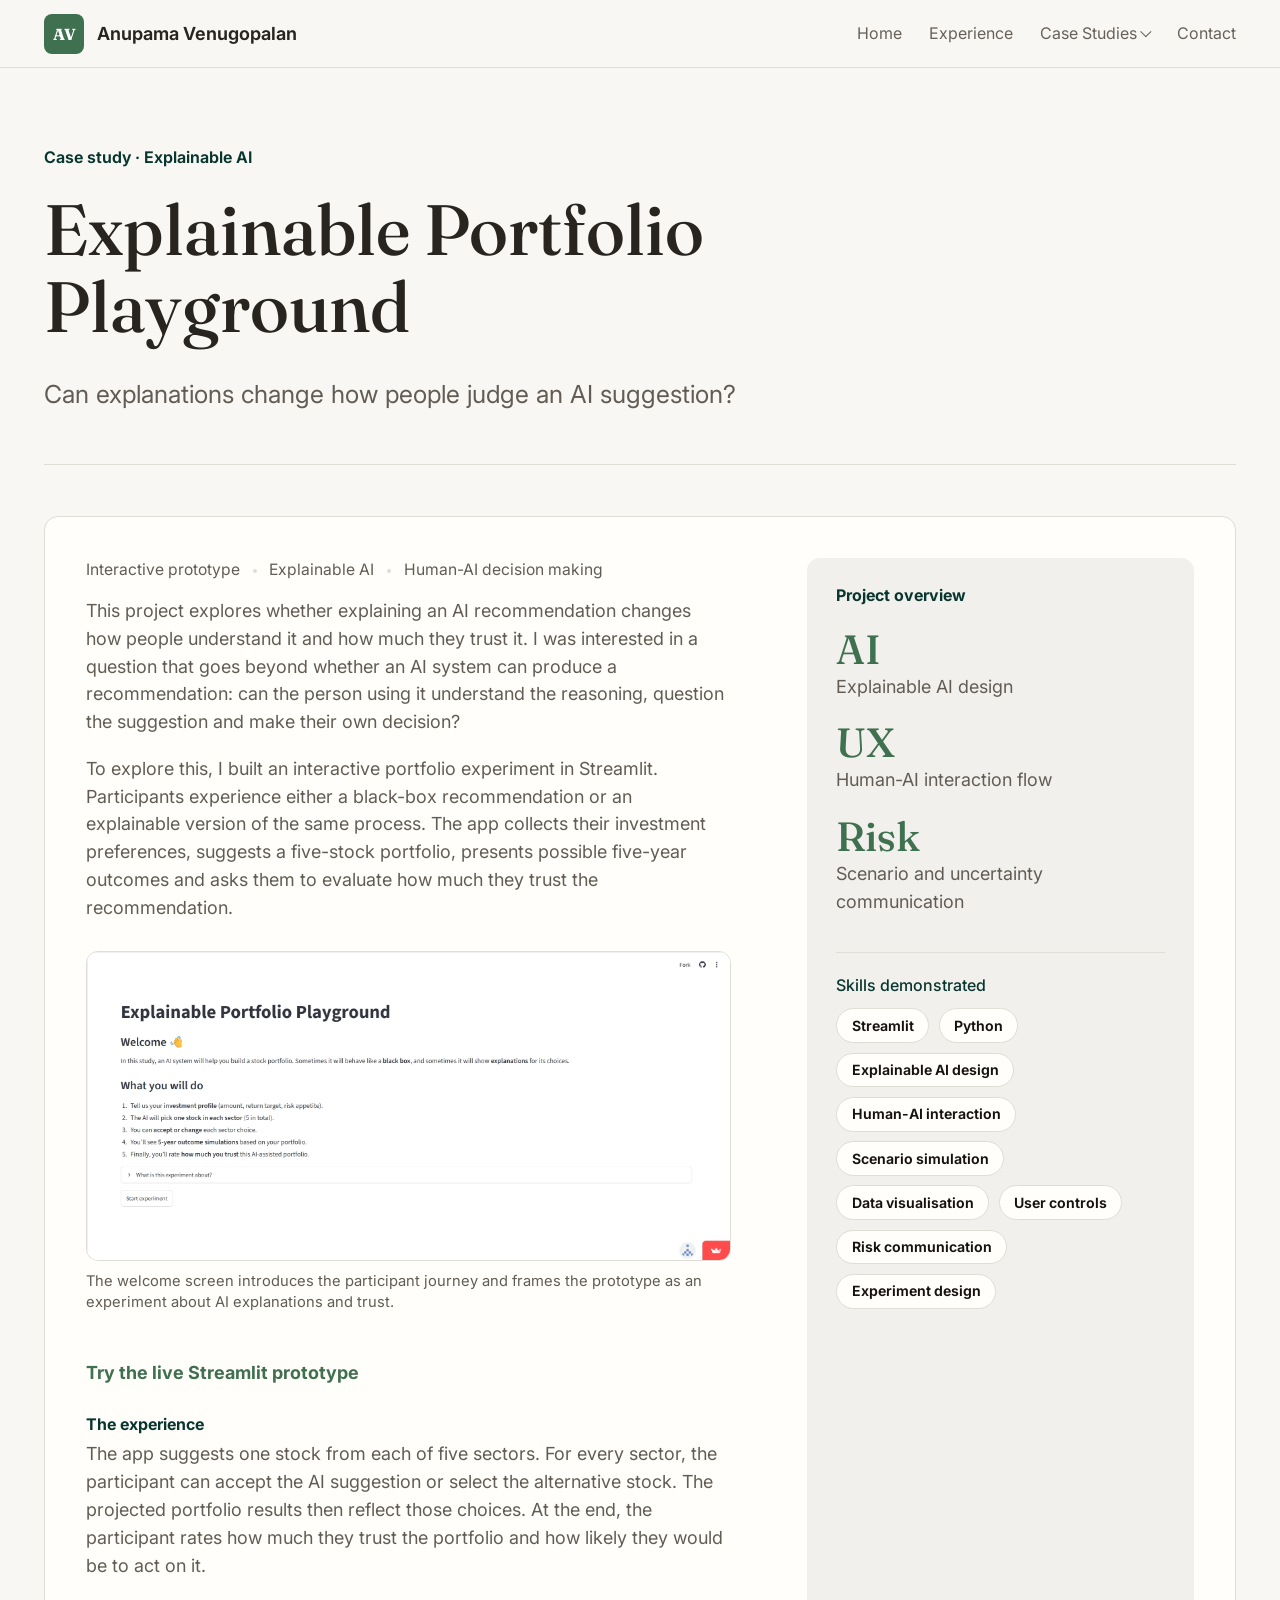
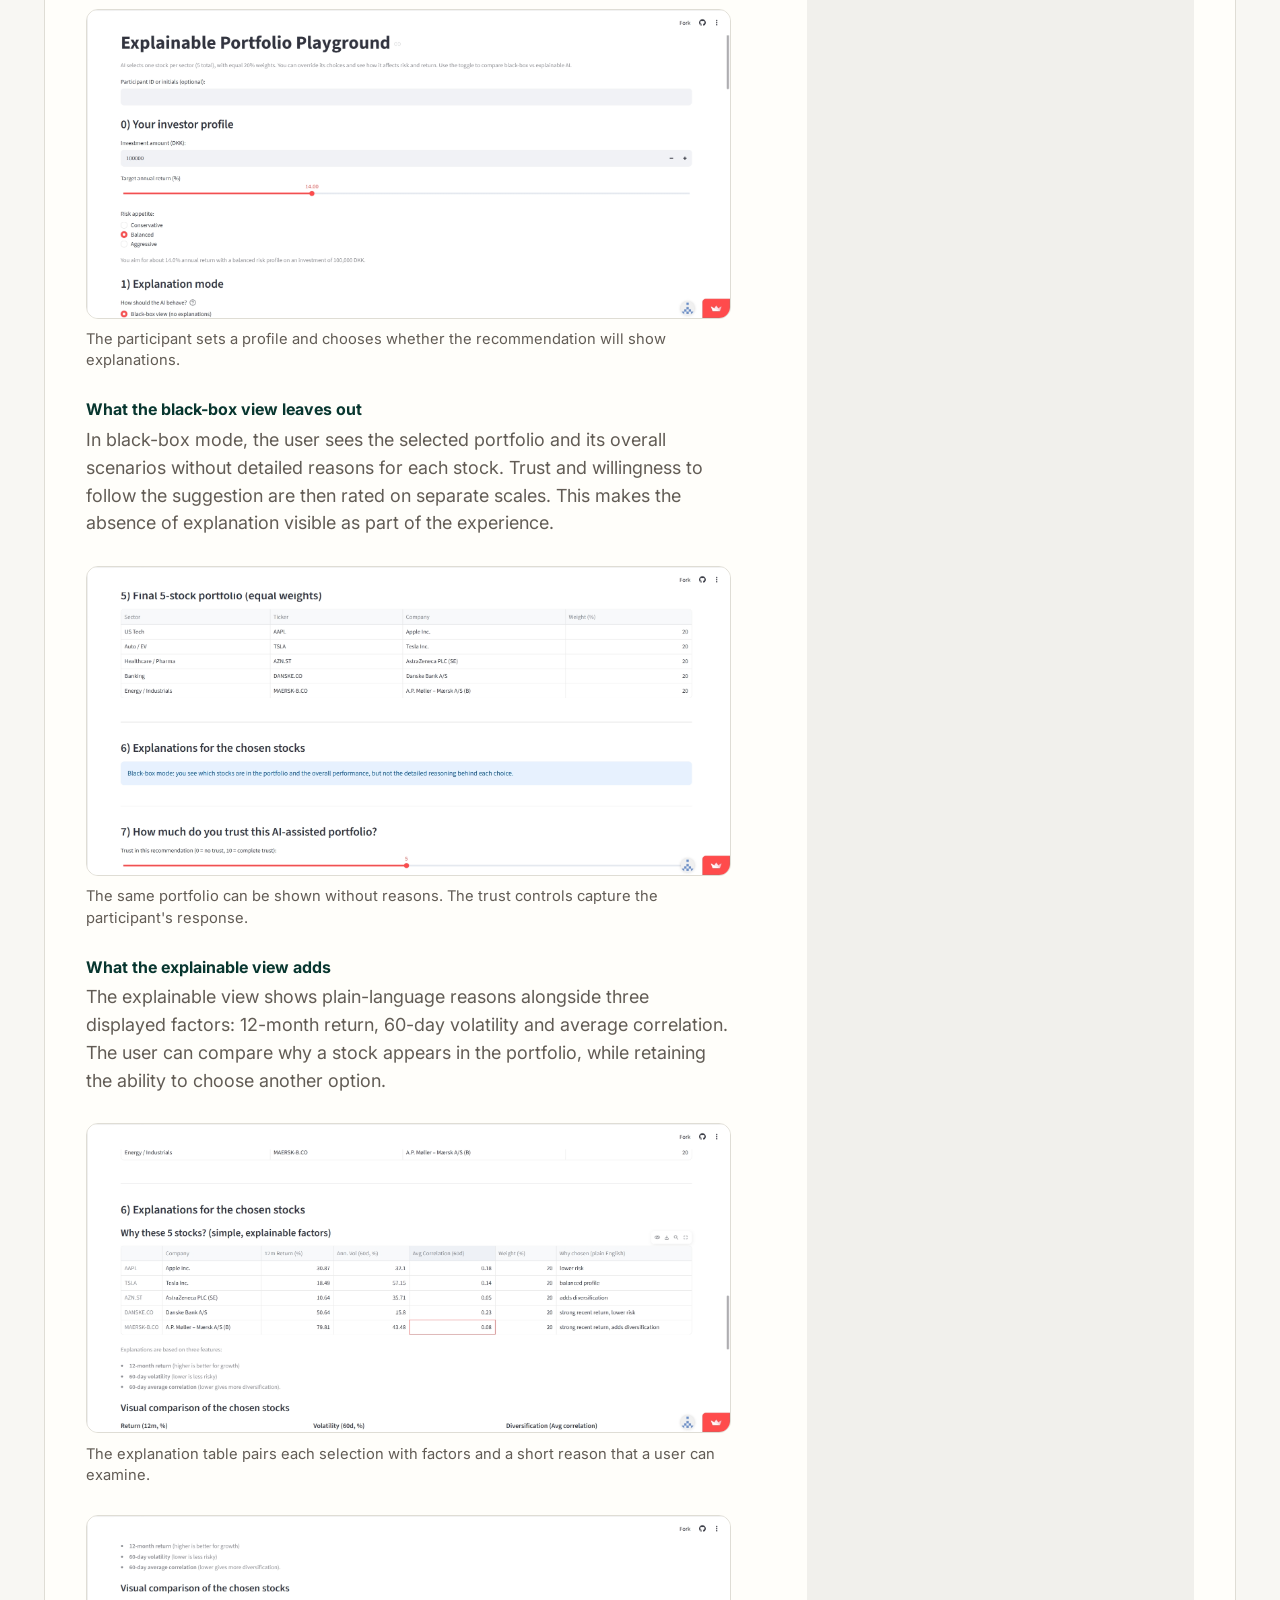
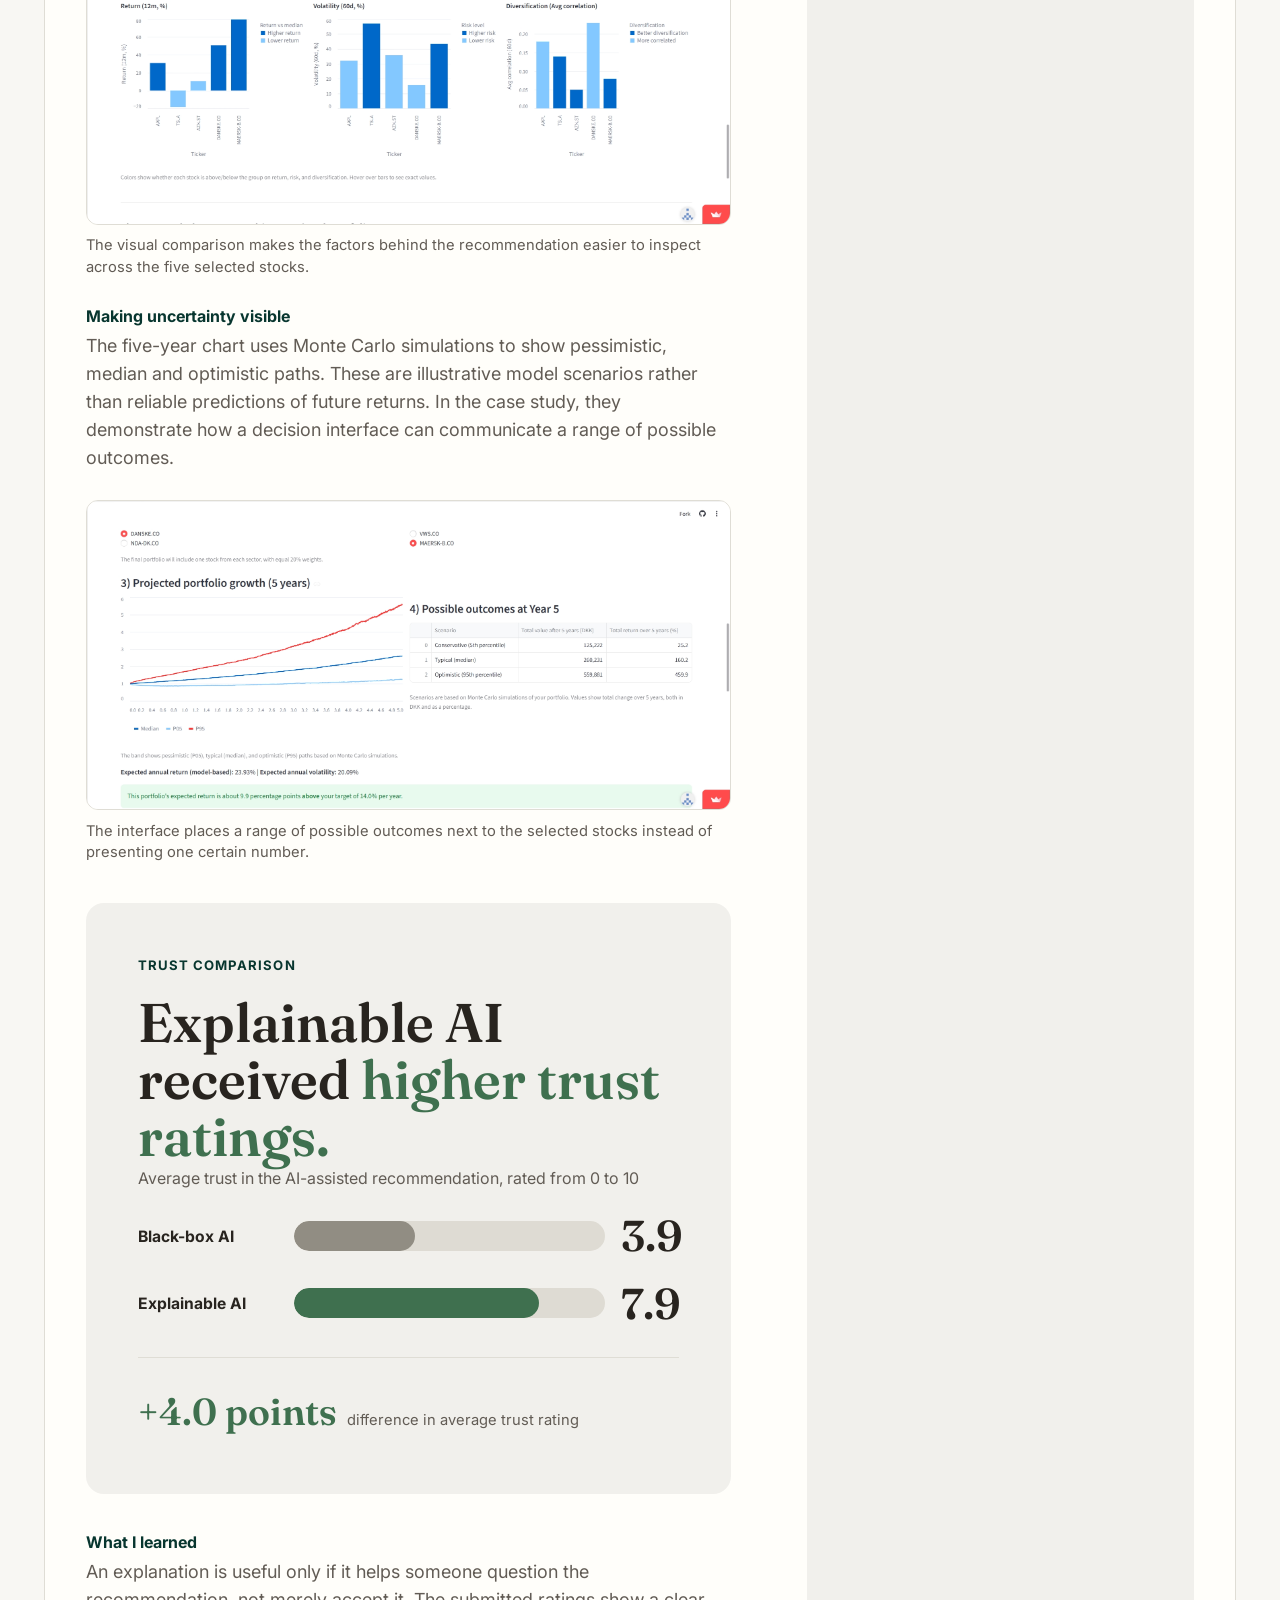
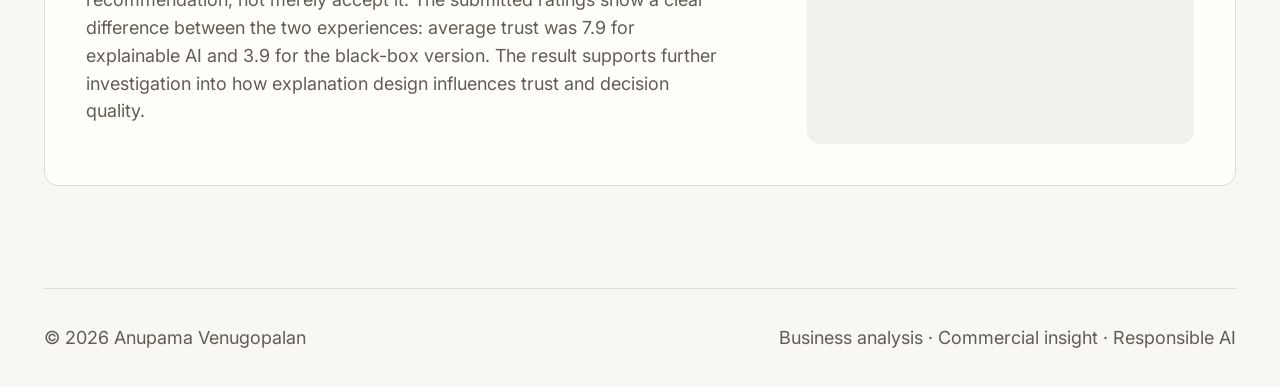
<file: xai.html>
<!doctype html>
<html lang="en">
  <head>
    <meta charset="utf-8">
    <meta name="viewport" content="width=device-width, initial-scale=1">
    <link rel="icon" type="image/png" sizes="32x32" href="/assets/favicon-32x32.png">
    <link rel="icon" type="image/png" sizes="192x192" href="/assets/favicon-192x192.png">
    <link rel="apple-touch-icon" href="/assets/apple-touch-icon.png">
    <title>XAI | Anupama Venugopalan</title>
    <link rel="canonical" href="https://anupamav.com/xai/">
    <meta http-equiv="refresh" content="0; url=/xai/">
    <script>window.location.replace('/xai/' + window.location.search + window.location.hash);</script>
  </head>
  <body><p><a href="/xai/">Continue to the XAI case study</a></p></body>
</html>
</file>
<file: styles.css>
:root {
  --bg: #f8f7f3;
  --panel: #fffefa;
  --soft: #f1f0ec;
  --line: #dfddd5;
  --text: #28241f;
  --muted: #625c55;
  --green: #3f704f;
  --green-dark: #08362f;
  --shadow: 0 16px 45px rgba(40, 36, 31, 0.06);
  --content: 1220px;
  --font-sans: Inter, ui-sans-serif, system-ui, -apple-system, BlinkMacSystemFont, "Segoe UI", sans-serif;
  --font-serif: Fraunces, Georgia, "Times New Roman", serif;
}

* {
  box-sizing: border-box;
}

html {
  scroll-behavior: smooth;
}

body {
  margin: 0;
  background: var(--bg);
  color: var(--text);
  font-family: var(--font-sans);
  font-size: 18px;
  line-height: 1.55;
}

body.nav-open {
  overflow: hidden;
}

a {
  color: inherit;
  text-decoration-thickness: 0.08em;
  text-underline-offset: 0.22em;
}

a:focus-visible,
button:focus-visible {
  outline: 3px solid rgba(63, 112, 79, 0.45);
  outline-offset: 4px;
}

.skip-link {
  position: absolute;
  left: 1rem;
  top: 0.75rem;
  z-index: 20;
  padding: 0.6rem 0.85rem;
  background: var(--green-dark);
  color: white;
  border-radius: 0.4rem;
  transform: translateY(-140%);
}

.skip-link:focus {
  transform: translateY(0);
}

.sr-only {
  position: absolute;
  width: 1px;
  height: 1px;
  padding: 0;
  margin: -1px;
  overflow: hidden;
  clip: rect(0, 0, 0, 0);
  white-space: nowrap;
  border: 0;
}

.site-header {
  position: sticky;
  top: 0;
  z-index: 10;
  background: rgba(248, 247, 243, 0.96);
  border-bottom: 1px solid var(--line);
  backdrop-filter: blur(12px);
}

.header-inner,
.section,
.site-footer {
  width: min(calc(100% - 88px), var(--content));
  margin-inline: auto;
}

.header-inner {
  min-height: 67px;
  display: flex;
  align-items: center;
  justify-content: space-between;
  gap: 2rem;
}

.brand {
  display: inline-flex;
  align-items: center;
  gap: 0.8rem;
  font-weight: 650;
  text-decoration: none;
}

.brand-mark {
  display: grid;
  place-items: center;
  width: 40px;
  height: 40px;
  border-radius: 8px;
  background: var(--green);
  color: white;
  font: 700 1rem/1 var(--font-serif);
  letter-spacing: 0;
}

.brand-name {
  white-space: nowrap;
}

.site-nav {
  display: flex;
  align-items: center;
  gap: clamp(1rem, 2.1vw, 2.1rem);
  color: #67615a;
  font-size: 1rem;
}

.site-nav a {
  text-decoration: none;
}

.site-nav a:hover {
  color: var(--green-dark);
}

.nav-menu {
  position: relative;
}

.nav-menu-trigger {
  display: inline-flex;
  align-items: center;
  gap: 0.35rem;
}

.nav-menu-trigger::after {
  content: "";
  width: 0.42rem;
  height: 0.42rem;
  border-right: 1.5px solid currentColor;
  border-bottom: 1.5px solid currentColor;
  transform: translateY(-0.15rem) rotate(45deg);
}

.nav-submenu {
  position: absolute;
  top: calc(100% + 0.8rem);
  left: 50%;
  min-width: 210px;
  padding: 0.45rem;
  border: 1px solid var(--line);
  border-radius: 10px;
  background: var(--panel);
  box-shadow: var(--shadow);
  opacity: 0;
  visibility: hidden;
  transform: translate(-50%, -0.35rem);
  transition: opacity 160ms ease, transform 160ms ease, visibility 160ms ease;
}

.nav-menu:hover .nav-submenu,
.nav-menu:focus-within .nav-submenu {
  opacity: 1;
  visibility: visible;
  transform: translate(-50%, 0);
}

.nav-submenu a {
  display: block;
  padding: 0.7rem 0.8rem;
  border-radius: 7px;
  white-space: nowrap;
}

.nav-submenu a:hover {
  background: var(--soft);
}

.nav-toggle {
  display: none;
  width: 42px;
  height: 42px;
  border: 1px solid var(--line);
  border-radius: 8px;
  background: var(--panel);
  padding: 0.65rem;
}

.nav-toggle span:not(.sr-only) {
  display: block;
  height: 2px;
  margin: 5px 0;
  background: var(--text);
}

.section {
  padding: clamp(4rem, 8vw, 7.1rem) 0;
  border-bottom: 1px solid var(--line);
}

.page-hero {
  padding-top: clamp(3.8rem, 6vw, 5.6rem);
  padding-bottom: clamp(2.4rem, 4vw, 3.4rem);
}

.page-hero h1 {
  max-width: 840px;
}

.page-hero .lede {
  max-width: 820px;
}

.page-hero + .section {
  padding-top: clamp(2.3rem, 4vw, 3.4rem);
}

.hero {
  min-height: 705px;
  display: grid;
  grid-template-columns: minmax(0, 1.35fr) minmax(260px, 0.65fr);
  align-items: center;
  gap: clamp(3rem, 9vw, 8rem);
  border-bottom: 1px solid var(--line);
}

.eyebrow {
  margin: 0 0 1.35rem;
  color: var(--green-dark);
  font-size: 1rem;
  font-weight: 650;
  letter-spacing: 0;
}

h1,
h2,
h3 {
  margin: 0;
  font-family: var(--font-serif);
  line-height: 1.08;
  letter-spacing: 0;
  font-weight: 500;
}

h1 {
  max-width: 720px;
  font-size: clamp(3.1rem, 6.2vw, 4.45rem);
}

h1 span {
  color: var(--green);
}

h2 {
  font-size: clamp(2.35rem, 4.3vw, 3.5rem);
}

h3 {
  font-size: clamp(1.8rem, 2.8vw, 2.45rem);
}

.lede {
  max-width: 760px;
  margin: 2rem 0 0;
  color: var(--muted);
  font-size: clamp(1.25rem, 2vw, 1.55rem);
  line-height: 1.45;
}

.button-row {
  display: flex;
  flex-wrap: wrap;
  gap: 1rem;
  margin-top: 2.6rem;
}

.button {
  display: inline-flex;
  align-items: center;
  justify-content: center;
  min-height: 51px;
  padding: 0.7rem 1.5rem;
  border-radius: 7px;
  border: 1px solid var(--line);
  font-weight: 700;
  text-decoration: none;
}

.button.primary {
  background: var(--green);
  border-color: var(--green);
  color: white;
}

.button.secondary {
  background: var(--panel);
}

.hero-visual {
  justify-self: end;
  display: grid;
  justify-items: center;
  gap: 1rem;
}

.hero-card {
  justify-self: end;
  display: block;
  width: min(360px, 100%);
  aspect-ratio: 1;
  border: 1px solid var(--line);
  border-radius: 18px;
  background: var(--soft);
  object-fit: cover;
  object-position: center 42%;
}

.social-icons {
  display: flex;
  justify-content: center;
  gap: 0.65rem;
}

.social-icons a {
  display: grid;
  place-items: center;
  width: 42px;
  height: 42px;
  border: 1px solid var(--line);
  border-radius: 999px;
  background: var(--panel);
  color: var(--green);
  transition: border-color 160ms ease, color 160ms ease, transform 160ms ease;
}

.social-icons a:hover {
  border-color: var(--green);
  color: var(--green-dark);
  transform: translateY(-1px);
}

.social-icons svg {
  width: 21px;
  height: 21px;
  fill: none;
  stroke: currentColor;
  stroke-linecap: round;
  stroke-linejoin: round;
  stroke-width: 1.8;
}

.split-section {
  display: grid;
  grid-template-columns: 0.9fr 1.1fr;
  gap: clamp(2.6rem, 7vw, 7.5rem);
  align-items: start;
}

.section-copy {
  max-width: 720px;
  color: var(--muted);
  font-size: clamp(1.25rem, 2vw, 1.55rem);
  line-height: 1.45;
}

.section-copy p {
  margin: 0 0 1.6rem;
}

.experience-page {
  display: grid;
  gap: 1.25rem;
}

.experience-card {
  display: grid;
  grid-template-columns: minmax(210px, 0.35fr) minmax(0, 1fr);
  gap: clamp(1.6rem, 4vw, 3.5rem);
  padding: clamp(1.6rem, 3vw, 2.2rem);
  border: 1px solid var(--line);
  border-radius: 14px;
  background: var(--panel);
}

.experience-card h2 {
  margin-bottom: 0.55rem;
  font-size: clamp(1.9rem, 3vw, 2.5rem);
}

.experience-card .role-title {
  margin: -0.1rem 0 0.55rem;
  color: var(--green-dark);
  font-size: 0.94rem;
  font-weight: 700;
  line-height: 1.4;
}

.company-link {
  display: inline-flex;
  align-items: center;
  gap: 0.8rem;
  color: inherit;
  text-decoration: none;
}

.company-link:hover,
.company-link:focus-visible {
  color: var(--green);
}

.federal-bank-logo {
  flex: 0 0 auto;
  width: 54px;
  height: 54px;
  border: 1px solid var(--line);
  border-radius: 10px;
  background: #fff url("assets/federal-bank-logo.jpg") center / 400% auto no-repeat;
}

.experience-card h3 {
  margin: 1.25rem 0 0.35rem;
  color: var(--green-dark);
  font-family: var(--font-sans);
  font-size: 1rem;
  font-weight: 700;
}

.experience-card h3:first-child {
  margin-top: 0;
}

.experience-media {
  display: grid;
  align-content: start;
}

.experience-copy {
  display: flex;
  flex-direction: column;
  min-width: 0;
}

.experience-card p {
  margin: 0 0 1rem;
  color: var(--muted);
}

.experience-card p:last-child {
  margin-bottom: 0;
}

.skill-note {
  margin-top: 1.35rem;
  padding: 1rem 1.1rem;
  border-radius: 10px;
  background: var(--soft);
  color: var(--text);
}

.experience-card > .skill-note {
  grid-column: 1 / -1;
  margin-top: 0;
  text-align: center;
}

.capability-section {
  grid-column: 1 / -1;
}

.capability-heading {
  margin: 0 0 1.1rem;
  font-size: clamp(1.8rem, 3vw, 2.35rem);
}

.capability-grid {
  display: grid;
  grid-template-columns: repeat(3, 1fr);
  gap: 1.25rem;
}

.capability-grid article,
.case-card {
  border: 1px solid var(--line);
  border-radius: 14px;
  background: var(--panel);
}

.capability-grid article {
  padding: clamp(1.55rem, 3vw, 2rem);
}

.capability-grid h3 {
  margin-bottom: 0.75rem;
  font-size: 1.78rem;
}

.capability-grid p,
.case-card p {
  color: var(--muted);
}

.capability-grid p {
  margin: 0;
  max-width: 32ch;
}

.section-heading-row {
  display: grid;
  grid-template-columns: 1fr minmax(280px, 0.45fr);
  gap: 2rem;
  align-items: end;
  margin-bottom: 3.8rem;
}

.section-heading-row p:last-child {
  margin: 0;
  color: var(--muted);
  font-size: 1.22rem;
}

.case-list {
  display: grid;
  gap: 1.9rem;
}

.summary-grid {
  display: grid;
  grid-template-columns: repeat(2, minmax(0, 1fr));
  gap: 1.25rem;
  margin-bottom: 2rem;
}

.lush-case-hero {
  display: grid;
  grid-template-columns: minmax(0, 1fr) minmax(180px, 280px);
  gap: clamp(2rem, 6vw, 5rem);
  align-items: center;
}

.case-logo {
  display: block;
  width: 100%;
  max-width: 260px;
  justify-self: end;
  border: 1px solid var(--line);
  border-radius: 14px;
}

.summary-grid article {
  border: 1px solid var(--line);
  border-radius: 14px;
  background: var(--panel);
  padding: clamp(1.55rem, 3vw, 2rem);
}

.summary-grid h3 {
  margin-top: 0.7rem;
  font-size: clamp(1.8rem, 3vw, 2.35rem);
}

.summary-grid p:not(.meta) {
  color: var(--muted);
}

.summary-grid a,
.text-link {
  display: inline-flex;
  margin-top: 1rem;
  color: var(--green);
  font-weight: 700;
  text-decoration: none;
}

.summary-grid a:hover,
.text-link:hover {
  text-decoration: underline;
}

.expanded-cases {
  padding-top: 1rem;
}

.case-card {
  display: grid;
  grid-template-columns: minmax(0, 1.25fr) minmax(310px, 0.75fr);
  gap: clamp(2rem, 6vw, 5.5rem);
  padding: clamp(2rem, 5vw, 2.55rem);
}

.case-main {
  max-width: 680px;
}

.meta {
  display: flex;
  align-items: center;
  gap: 0.8rem;
  margin: 0 0 0.9rem;
  color: var(--muted);
  font-size: 0.98rem;
}

.meta span + span::before {
  content: "";
  display: inline-block;
  width: 4px;
  height: 4px;
  margin-right: 0.8rem;
  vertical-align: middle;
  border-radius: 50%;
  background: var(--line);
}

.case-lede {
  margin: 0.9rem 0 1.7rem;
  font-size: clamp(1.35rem, 2.3vw, 1.62rem);
  line-height: 1.35;
}

.case-main h4 {
  margin: 1.85rem 0 0.45rem;
  color: var(--green-dark);
  font-size: 1rem;
}

.case-main h2 {
  margin: 1.85rem 0 0.45rem;
  color: var(--green-dark);
  font-family: var(--font-sans);
  font-size: 1rem;
  font-weight: 700;
}

.case-detail .case-main {
  max-width: 760px;
}

.case-image {
  margin: 1.8rem 0;
}

.case-image img {
  display: block;
  width: 100%;
  height: auto;
  border: 1px solid var(--line);
  border-radius: 12px;
  background: var(--panel);
}

.case-image figcaption {
  margin-top: 0.65rem;
  color: var(--muted);
  font-size: 0.92rem;
  line-height: 1.45;
}

.trust-infographic {
  margin: 2.5rem 0;
  padding: clamp(1.7rem, 5vw, 3.25rem);
  border-radius: 18px;
  background: var(--soft);
}

.trust-infographic .trust-eyebrow {
  margin: 0 0 0.85rem;
  color: var(--green-dark);
  font-size: 0.82rem;
  font-weight: 700;
  letter-spacing: 0.08em;
  text-transform: uppercase;
}

.trust-infographic h2 {
  max-width: 680px;
  margin: 0;
  color: var(--text);
  font-family: var(--font-serif);
  font-size: clamp(2rem, 5vw, 3.4rem);
  font-weight: 600;
  line-height: 1.05;
}

.trust-infographic h2 span {
  color: var(--green);
}

.trust-measure {
  margin: clamp(1.4rem, 4vw, 2.2rem) 0;
  color: var(--muted);
  font-size: 1rem;
}

.trust-row {
  display: grid;
  grid-template-columns: 140px minmax(0, 1fr) 58px;
  gap: 1rem;
  align-items: center;
  margin: 1.5rem 0;
}

.trust-label strong {
  font-size: 0.98rem;
}

.trust-track {
  height: 30px;
  overflow: hidden;
  border-radius: 999px;
  background: #dedbd3;
}

.trust-bar {
  height: 100%;
  border-radius: inherit;
  background: #918d83;
}

.trust-row.explainable .trust-bar {
  background: var(--green);
}

.trust-value {
  font-family: var(--font-serif);
  font-size: clamp(2rem, 4vw, 2.7rem);
  font-weight: 600;
  line-height: 1;
  text-align: right;
}

.trust-difference {
  display: flex;
  flex-wrap: wrap;
  align-items: baseline;
  gap: 0.65rem;
  margin-top: 2rem;
  padding-top: 1.6rem;
  border-top: 1px solid var(--line);
}

.trust-difference strong {
  color: var(--green);
  font-family: var(--font-serif);
  font-size: clamp(1.7rem, 4vw, 2.35rem);
  font-weight: 600;
}

.trust-difference span {
  color: var(--muted);
  font-size: 0.92rem;
}

.image-grid {
  display: grid;
  grid-template-columns: repeat(2, minmax(0, 1fr));
  gap: 1.25rem;
  margin: 1.8rem 0;
}

.image-grid .case-image {
  margin: 0;
}

.report-download {
  display: flex;
  align-items: center;
  justify-content: space-between;
  gap: 1.5rem;
  margin: 2rem 0;
  padding: 1.25rem 1.35rem;
  border: 1px solid var(--line);
  border-radius: 12px;
  background: var(--soft);
}

.report-download h3 {
  margin: 0 0 0.35rem;
  color: var(--green-dark);
  font-size: 1rem;
}

.report-download p {
  margin: 0 !important;
  font-size: 0.94rem;
}

.report-download .button {
  flex: 0 0 auto;
}

.photo-gallery {
  display: grid;
  grid-template-columns: repeat(2, minmax(0, 1fr));
  gap: 0.8rem;
  margin: 1.4rem 0 1.8rem;
}

.photo-gallery figure {
  margin: 0;
}

.photo-gallery img {
  display: block;
  width: 100%;
  aspect-ratio: 4 / 3;
  object-fit: cover;
  border: 1px solid var(--line);
  border-radius: 10px;
  background: var(--panel);
}

.tiled-gallery {
  margin-top: 1.2rem;
}

.tiled-gallery img {
  aspect-ratio: 1;
}

.tiled-gallery .featured-tile {
  grid-column: 1 / -1;
}

.tiled-gallery .featured-tile img {
  aspect-ratio: 4 / 3;
}

.phone-gallery {
  display: grid;
  grid-template-columns: repeat(2, minmax(0, 1fr));
  gap: 0.8rem;
  margin-top: 1.2rem;
}

.rydlme-card .phone-gallery {
  grid-template-columns: repeat(2, minmax(0, 1fr));
  grid-auto-flow: row;
  max-width: 340px;
}

.rydlme-card .phone-gallery figure {
  grid-column: auto;
}

.rydlme-card .phone-gallery figure.welcome-phone,
.rydlme-card .phone-gallery figure.voice-phone {
  grid-column: 1 / -1;
  justify-self: center;
  width: min(230px, 72%);
}

.rydlme-card .paired-phone img {
  aspect-ratio: 9 / 16;
}

.rydlme-card .experience-copy {
  padding-top: 0;
}

.lush-box-card .experience-copy {
  padding-top: 0;
}

.phone-gallery figure {
  margin: 0;
}

.phone-gallery img {
  display: block;
  width: 100%;
  aspect-ratio: 9 / 16;
  object-fit: cover;
  object-position: top center;
  border: 1px solid var(--line);
  border-radius: 12px;
  background: var(--panel);
}

.case-card p:not(.meta):not(.case-lede) {
  margin: 0 0 1.15rem;
}

.case-main code {
  padding: 0.08rem 0.35rem;
  border-radius: 4px;
  background: var(--soft);
  color: var(--green-dark);
  font-size: 0.92em;
}

.case-bullets {
  display: grid;
  gap: 0.65rem;
  margin: 0 0 1.4rem;
  padding-left: 1.2rem;
  color: var(--muted);
}

.bank-dashboard {
  margin: 1.8rem 0 2.2rem;
  padding: clamp(1.2rem, 3vw, 1.8rem);
  border: 1px solid #d4d9d5;
  border-radius: 12px;
  background: #f5f7f6;
  color: #193029;
}

.bank-dashboard-head {
  display: flex;
  align-items: end;
  justify-content: space-between;
  gap: 1.25rem;
  padding-bottom: 1rem;
  border-bottom: 1px solid #d4d9d5;
}

.bank-dashboard-head h3 {
  font-family: var(--font-sans);
  font-size: clamp(1.35rem, 3vw, 1.75rem);
  font-weight: 700;
}

.bank-dashboard-head p {
  margin: 0;
  color: #617069;
  font-size: 0.82rem;
}

.dashboard-kicker {
  margin: 0 0 0.25rem !important;
  color: #2f7456 !important;
  font-size: 0.72rem !important;
  font-weight: 700;
  text-transform: uppercase;
}

.bank-kpis {
  display: grid;
  grid-template-columns: repeat(4, minmax(0, 1fr));
  gap: 0.65rem;
  margin: 1rem 0;
}

.bank-kpis article,
.bank-chart {
  border: 1px solid #dde2df;
  border-radius: 8px;
  background: white;
}

.bank-kpis article {
  padding: 0.9rem;
}

.bank-kpis span {
  display: block;
  color: #617069;
  font-size: 0.72rem;
}

.bank-kpis strong {
  display: block;
  margin-top: 0.15rem;
  color: #18382d;
  font-size: clamp(1.2rem, 3vw, 1.65rem);
}

.bank-chart-grid {
  display: grid;
  grid-template-columns: repeat(2, minmax(0, 1fr));
  gap: 0.65rem;
}

.bank-chart {
  padding: 1rem;
}

.bank-chart-wide {
  grid-column: 1 / -1;
}

.bank-chart-title {
  display: flex;
  align-items: baseline;
  justify-content: space-between;
  gap: 0.7rem;
  margin-bottom: 1rem;
}

.bank-chart-title h4 {
  margin: 0;
  color: #193029;
  font-size: 0.84rem;
}

.bank-chart-title span {
  color: #728078;
  font-size: 0.66rem;
}

.bar-row {
  display: grid;
  grid-template-columns: 76px minmax(0, 1fr) 48px;
  gap: 0.55rem;
  align-items: center;
  margin: 0.55rem 0;
  font-size: 0.7rem;
}

.bar-row strong {
  font-size: 0.68rem;
  text-align: right;
}

.bar-track {
  height: 10px;
  overflow: hidden;
  border-radius: 2px;
  background: #e8ebe9;
}

.bar-fill {
  height: 100%;
  background: #8e9d96;
}

.bar-fill.strong {
  background: #39785b;
}

.attempt-bars {
  display: grid;
  grid-template-columns: repeat(5, minmax(0, 1fr));
  gap: clamp(0.45rem, 2vw, 1rem);
  height: 154px;
  padding-top: 1.5rem;
  border-bottom: 1px solid #cfd6d2;
}

.attempt-bars > div {
  position: relative;
  display: flex;
  align-items: center;
  justify-content: end;
  flex-direction: column;
  min-width: 0;
}

.attempt-bars > div > span {
  display: block;
  width: min(44px, 66%);
  background: #39785b;
}

.attempt-bars strong {
  position: absolute;
  top: -1.3rem;
  font-size: 0.68rem;
}

.attempt-bars small {
  position: absolute;
  bottom: -1.35rem;
  color: #617069;
  font-size: 0.68rem;
}

.dashboard-note {
  margin: 1.8rem 0 0 !important;
  color: #68756f !important;
  font-size: 0.7rem;
}

.visual-heading {
  margin: 2rem 0 0.75rem;
  color: var(--green-dark);
  font-family: var(--font-sans);
  font-size: 1.05rem;
}

.result-callout {
  display: grid;
  grid-template-columns: auto minmax(0, 1fr);
  align-items: center;
  gap: 1.35rem;
  margin-top: 0.75rem;
  padding: 1.35rem;
  border: 1px solid var(--line);
  border-radius: 13px;
  background: var(--soft);
}

.result-callout .result-score {
  margin: 0;
  color: var(--green);
  font: 600 clamp(2.6rem, 5vw, 4rem)/1 var(--font-serif);
}

.result-score span {
  font-size: 0.48em;
}

.result-callout h3 {
  margin: 0 0 0.35rem;
  color: var(--green-dark);
  font-family: var(--font-sans);
  font-size: 1rem;
}

.result-callout p:last-child {
  margin: 0;
}

.outcomes {
  align-self: stretch;
  padding: 1.8rem;
  border-radius: 13px;
  background: var(--soft);
}

.outcomes h4 {
  margin: 0 0 1.55rem;
  color: var(--green-dark);
  font-size: 1rem;
}

.outcomes h2 {
  margin: 0 0 1.55rem;
  color: var(--green-dark);
  font-family: var(--font-sans);
  font-size: 1rem;
  font-weight: 700;
}

.outcomes dl {
  display: grid;
  gap: 1.35rem;
  margin: 0;
}

.outcomes dt {
  color: var(--green);
  font: 500 clamp(2rem, 4vw, 2.55rem)/1 var(--font-serif);
}

.outcomes dd {
  margin: 0.2rem 0 0;
  color: var(--muted);
}

.aside-skills {
  margin-top: 2.25rem;
  padding-top: 1.5rem;
  border-top: 1px solid var(--line);
}

.aside-skills h3 {
  margin: 0;
  color: var(--green-dark);
  font-family: var(--font-sans);
  font-size: 1rem;
}

.aside-skills .tags {
  margin-top: 0.9rem;
}

.aside-skills .tags li {
  background: var(--panel);
}

.tags {
  display: flex;
  flex-wrap: wrap;
  gap: 0.6rem;
  padding: 0;
  margin: 1.65rem 0 0;
  list-style: none;
}

.tags li {
  padding: 0.34rem 0.9rem;
  border: 1px solid var(--line);
  border-radius: 999px;
  background: var(--soft);
  color: #16120f;
  font-size: 0.88rem;
  font-weight: 650;
}

.feature-section {
  align-items: center;
}

.framed-copy {
  padding: clamp(1.7rem, 3vw, 2.2rem);
  border: 1px solid var(--line);
  border-radius: 14px;
  background: var(--panel);
}

.framed-copy p:last-child {
  margin-bottom: 0;
}

.contact-section {
  display: grid;
  grid-template-columns: minmax(0, 0.9fr) minmax(330px, 1fr);
  gap: clamp(3rem, 10vw, 8rem);
  align-items: center;
}

.contact-section .lede {
  max-width: 610px;
  margin-top: 1.6rem;
}

.contact-list {
  font-style: normal;
}

.contact-list div {
  display: grid;
  grid-template-columns: 160px 1fr;
  gap: 1rem;
  padding: 1.35rem 0;
  border-bottom: 1px solid var(--line);
}

.contact-list span {
  color: var(--muted);
}

.contact-list a {
  font-weight: 650;
  text-decoration: none;
  overflow-wrap: anywhere;
}

.contact-list a:hover {
  color: var(--green);
}

.contact-icon-panel {
  display: flex;
  align-items: center;
  gap: 0.85rem;
  padding: 1.35rem 0;
  border-top: 1px solid var(--line);
  border-bottom: 1px solid var(--line);
}

.contact-icon-panel a {
  display: grid;
  place-items: center;
  width: 50px;
  height: 50px;
  border: 1px solid var(--line);
  border-radius: 999px;
  background: var(--panel);
  color: var(--green);
  transition: border-color 160ms ease, color 160ms ease, transform 160ms ease;
}

.contact-icon-panel a:hover {
  border-color: var(--green);
  color: var(--green-dark);
  transform: translateY(-1px);
}

.contact-icon-panel svg {
  width: 24px;
  height: 24px;
  fill: none;
  stroke: currentColor;
  stroke-linecap: round;
  stroke-linejoin: round;
  stroke-width: 1.8;
}

.site-footer {
  display: flex;
  align-items: center;
  justify-content: space-between;
  gap: 2rem;
  min-height: 98px;
  color: var(--muted);
}

.site-footer p {
  margin: 0;
}

@media (max-width: 980px) {
  .header-inner,
  .section,
  .site-footer {
    width: min(calc(100% - 40px), var(--content));
  }

  .nav-toggle {
    display: block;
  }

  .site-nav {
    position: fixed;
    inset: 67px 0 auto;
    display: none;
    flex-direction: column;
    align-items: stretch;
    gap: 0;
    padding: 0.75rem 20px 1rem;
    background: var(--bg);
    border-bottom: 1px solid var(--line);
    box-shadow: var(--shadow);
  }

  .site-nav.is-open {
    display: flex;
  }

  .site-nav a {
    padding: 0.9rem 0;
    border-bottom: 1px solid rgba(223, 221, 213, 0.8);
  }

  .nav-menu {
    display: grid;
  }

  .nav-menu-trigger {
    justify-content: space-between;
  }

  .nav-submenu {
    position: static;
    min-width: 0;
    padding: 0 0 0.2rem 1rem;
    border: 0;
    border-radius: 0;
    background: transparent;
    box-shadow: none;
    opacity: 1;
    visibility: visible;
    transform: none;
  }

  .nav-submenu a {
    padding: 0.75rem 0;
  }

  .hero,
  .split-section,
  .section-heading-row,
  .lush-case-hero,
  .case-card,
  .contact-section,
  .experience-card {
    grid-template-columns: 1fr;
  }

  .case-logo {
    justify-self: start;
    max-width: 220px;
  }

  .hero {
    min-height: auto;
    padding-top: 5.2rem;
  }

  .hero-visual {
    justify-self: start;
  }

  .hero-card {
    width: min(240px, 70vw);
  }

  .capability-grid {
    grid-template-columns: 1fr;
  }

  .summary-grid {
    grid-template-columns: 1fr;
  }

  .image-grid {
    grid-template-columns: 1fr;
  }

  .photo-gallery {
    grid-template-columns: 1fr;
  }

  .tiled-gallery {
    grid-template-columns: repeat(2, minmax(0, 1fr));
  }

  .phone-gallery {
    max-width: 520px;
  }

  .rydlme-card .phone-gallery {
    max-width: 360px;
  }

  .rydlme-card .experience-copy {
    padding-top: 0;
  }

  .lush-box-card .experience-copy {
    padding-top: 0;
  }

  .capability-grid p {
    max-width: none;
  }
}

@media (min-width: 720px) and (max-width: 980px) {
  .experience-card.rydlme-card {
    grid-template-columns: minmax(230px, 280px) minmax(0, 1fr);
    gap: clamp(1.5rem, 4vw, 2.5rem);
  }

  .rydlme-card .phone-gallery {
    max-width: 280px;
  }

  .rydlme-card .phone-gallery figure.welcome-phone,
  .rydlme-card .phone-gallery figure.voice-phone {
    width: min(180px, 68%);
  }

  .rydlme-card .experience-copy {
    padding-top: 0;
  }
}

@media (max-width: 640px) {
  body {
    font-size: 16px;
  }

  .trust-row {
    grid-template-columns: minmax(0, 1fr) 50px;
    gap: 0.65rem 0.8rem;
  }

  .trust-label {
    grid-column: 1 / -1;
  }

  .trust-track {
    height: 26px;
  }

  .trust-value {
    grid-column: 2;
    grid-row: 2;
  }

  .result-callout {
    grid-template-columns: 1fr;
  }

  .bank-dashboard-head {
    align-items: start;
    flex-direction: column;
  }

  .bank-kpis,
  .bank-chart-grid {
    grid-template-columns: 1fr 1fr;
  }

  .bank-chart {
    grid-column: 1 / -1;
  }

  .bar-row {
    grid-template-columns: 70px minmax(0, 1fr) 45px;
  }

  .brand-name {
    max-width: 190px;
    white-space: normal;
    line-height: 1.2;
  }

  .header-inner {
    min-height: 64px;
  }

  .section {
    padding: 4rem 0;
  }

  h1 {
    font-size: clamp(2.65rem, 12vw, 3.55rem);
  }

  h2 {
    font-size: clamp(2.15rem, 10vw, 2.9rem);
  }

  .button-row {
    align-items: stretch;
    flex-direction: column;
  }

  .button {
    width: 100%;
  }

  .report-download {
    align-items: stretch;
    flex-direction: column;
  }

  .case-card {
    padding: 1.35rem;
    border-radius: 12px;
  }

  .meta {
    flex-wrap: wrap;
  }

  .outcomes {
    padding: 1.35rem;
  }

  .contact-list div {
    grid-template-columns: 1fr;
    gap: 0.25rem;
  }

  .site-footer {
    flex-direction: column;
    align-items: flex-start;
    justify-content: center;
    padding: 1.4rem 0;
  }
}
</file>
